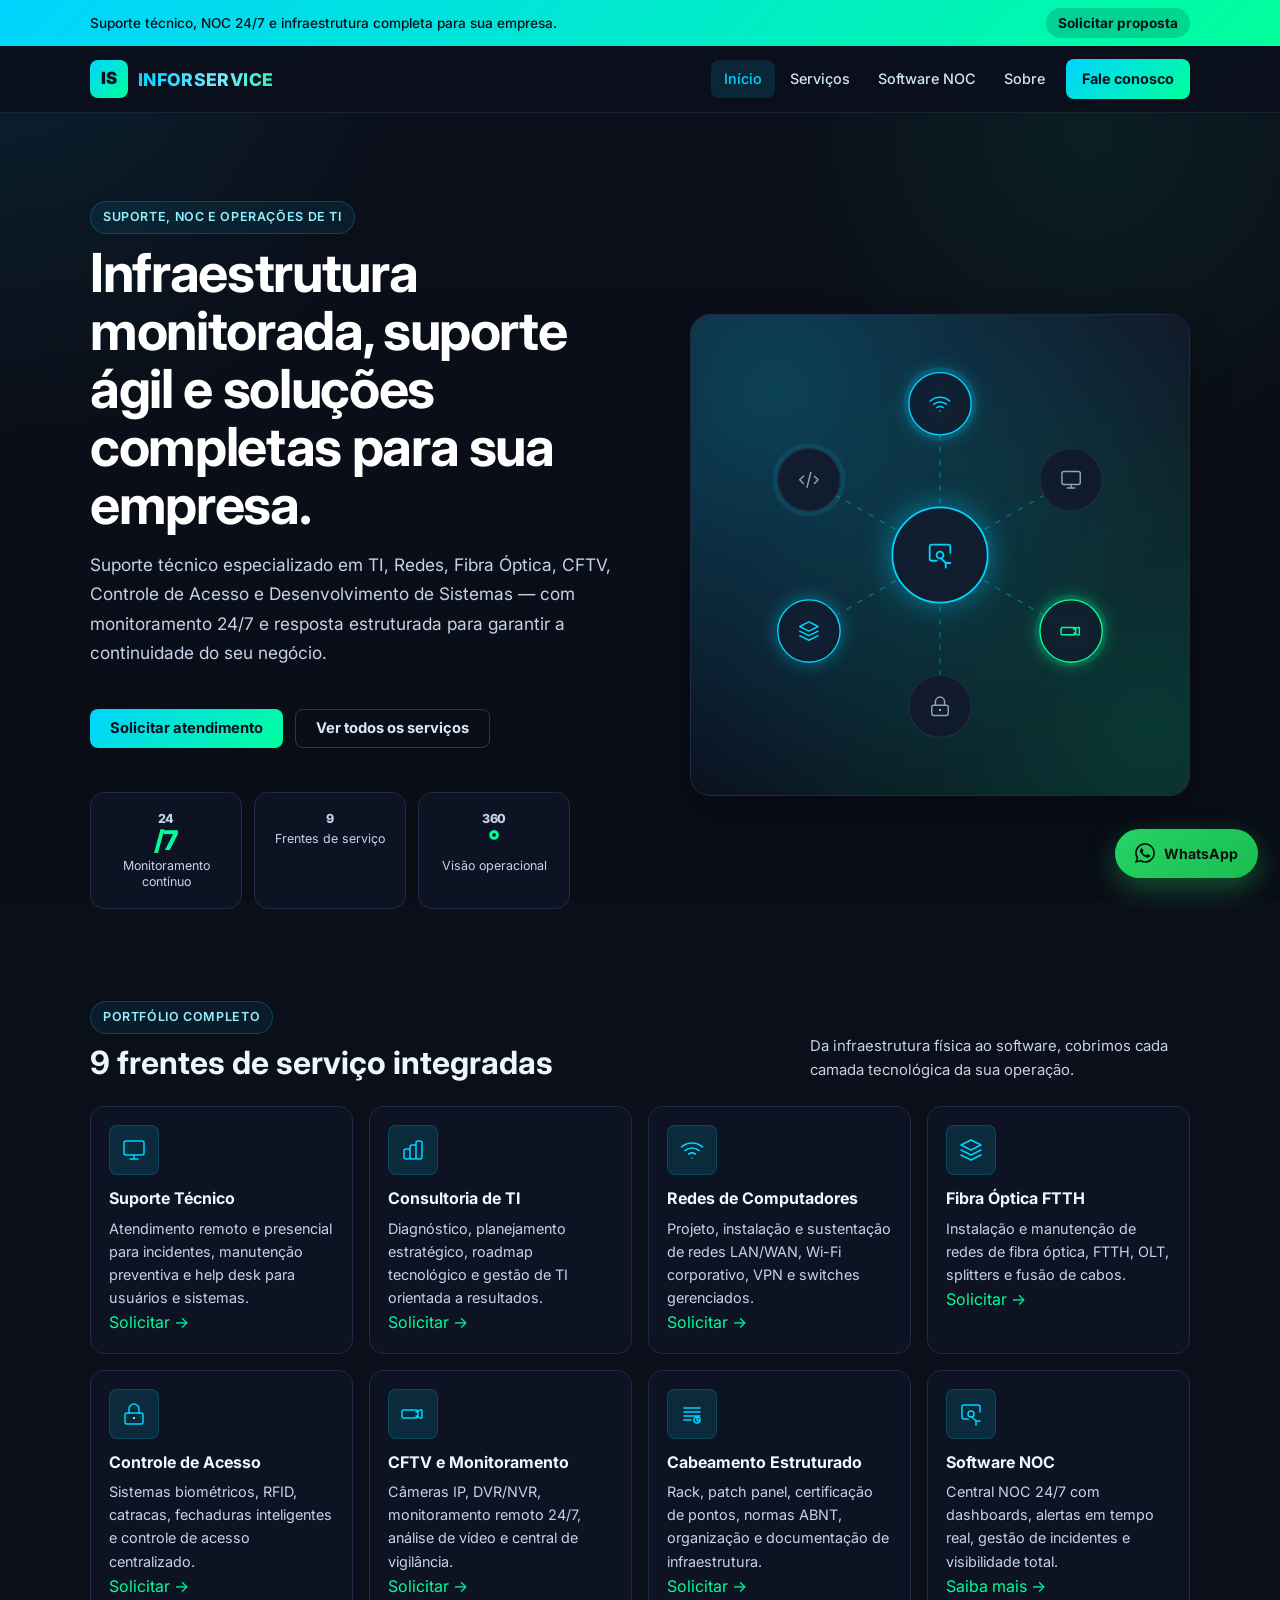
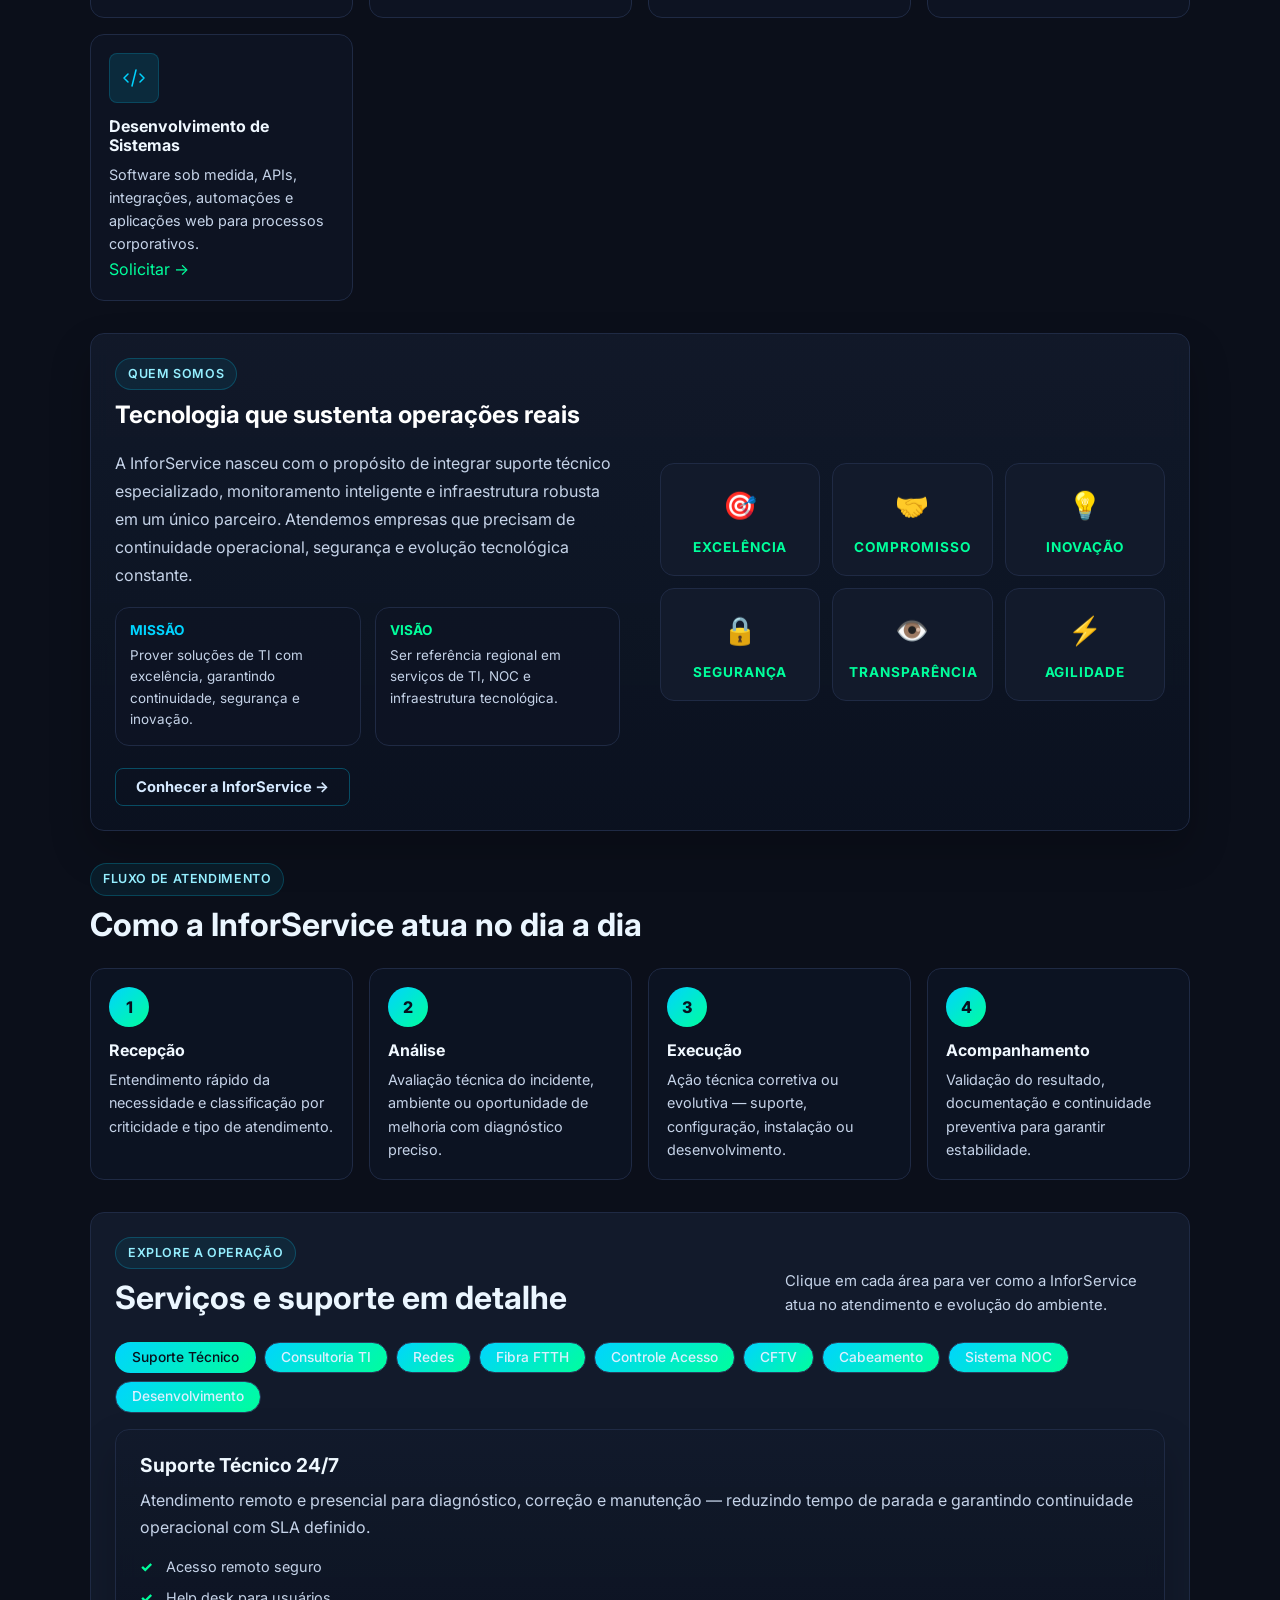
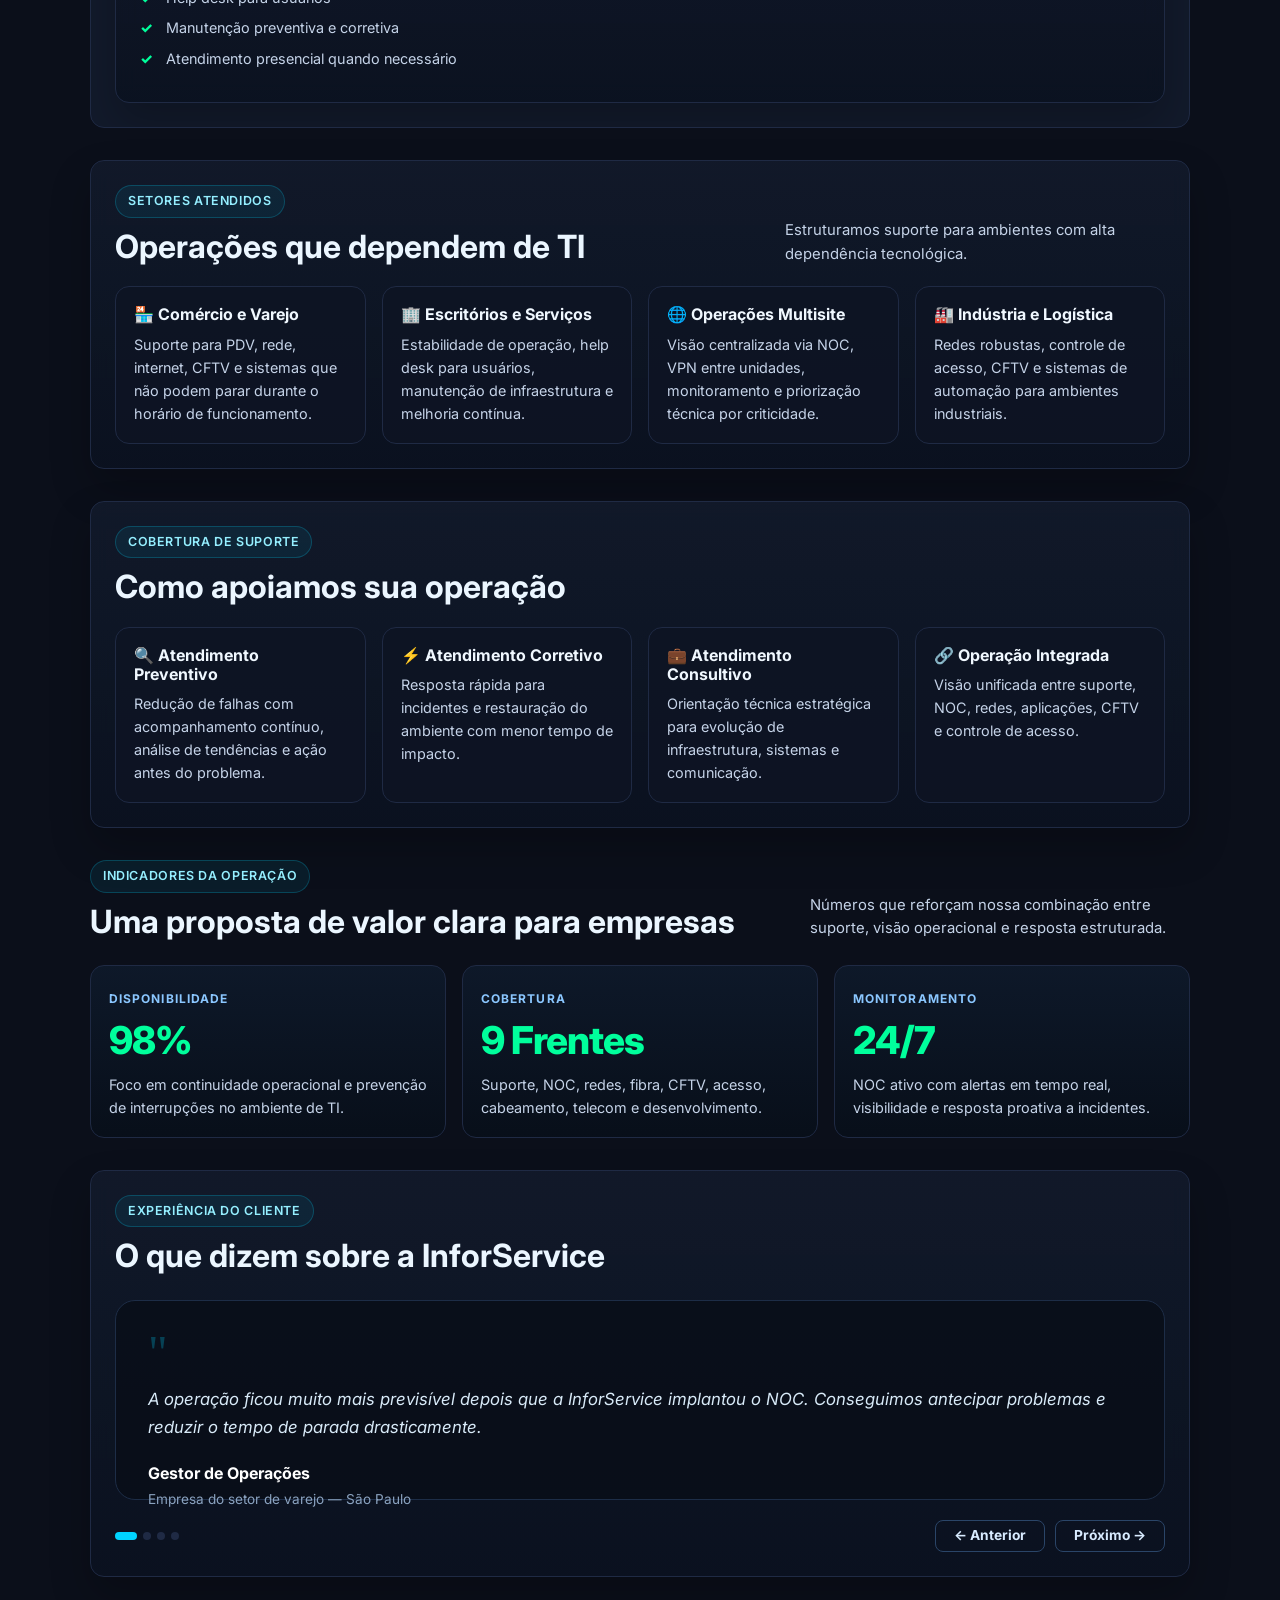
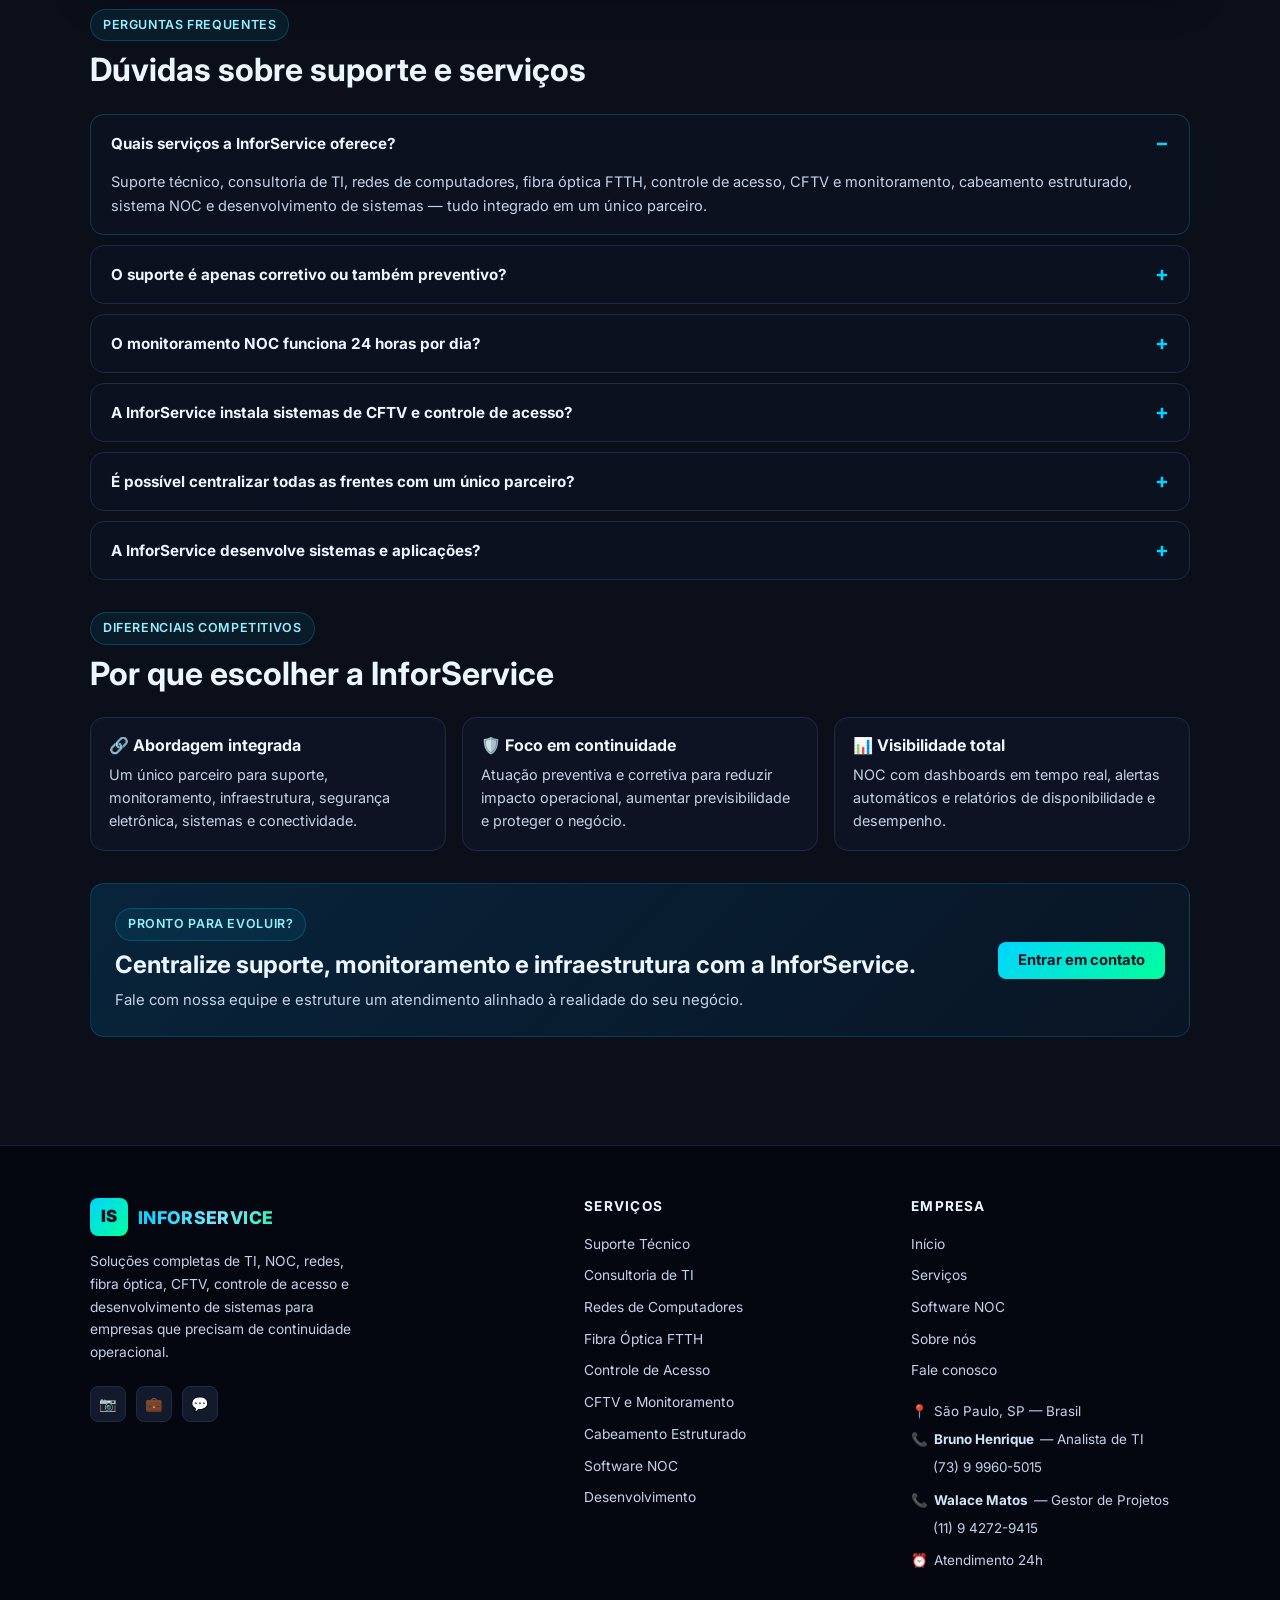
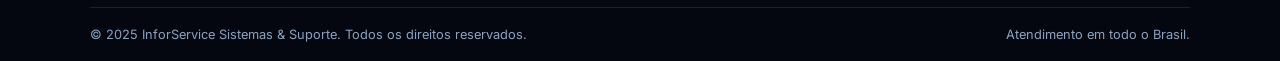
<file: Site InforService/index.html>
<!DOCTYPE html>
<html lang="pt-BR">
<head>
    <meta charset="UTF-8">
    <meta name="viewport" content="width=device-width, initial-scale=1.0">
    <meta name="description" content="InforService — Suporte técnico, NOC, redes, fibra óptica FTTH, CFTV, controle de acesso, cabeamento estruturado e desenvolvimento de sistemas para empresas.">
    <meta name="robots" content="index,follow">
    <link rel="canonical" href="https://inforservicesistemas.site/">

    <meta property="og:type"        content="website">
    <meta property="og:locale"      content="pt_BR">
    <meta property="og:site_name"   content="InforService">
    <meta property="og:title"       content="InforService | Suporte técnico, NOC e infraestrutura para empresas">
    <meta property="og:description" content="Centralize suporte, monitoramento e infraestrutura com atendimento ágil e visão operacional integrada.">
    <meta property="og:url"         content="https://inforservicesistemas.site/">

    <meta name="twitter:card"        content="summary_large_image">
    <meta name="twitter:title"       content="InforService | Suporte técnico e NOC para empresas">
    <meta name="twitter:description" content="Suporte, NOC, redes, fibra óptica, CFTV, controle de acesso e desenvolvimento de sistemas.">

    <title>InforService | Suporte Técnico, NOC e Infraestrutura de TI</title>
    <link rel="icon" type="image/svg+xml" href="assets/img/favicon.svg">
    <link rel="preconnect" href="https://fonts.googleapis.com">
    <link rel="preconnect" href="https://fonts.gstatic.com" crossorigin>
    <link href="https://fonts.googleapis.com/css2?family=Inter:wght@400;500;600;700;800&display=swap" rel="stylesheet">
    <link rel="stylesheet" href="assets/css/style.css">

    <script type="application/ld+json">
    {
        "@context": "https://schema.org",
        "@type": "ProfessionalService",
        "name": "InforService Sistemas & Suporte",
        "url": "https://inforservicesistemas.site",
        "telephone": "+55-73-99960-5015",
        "email": "contato@inforservicesistemas.site",
        "address": { "@type": "PostalAddress", "addressLocality": "São Paulo", "addressRegion": "SP", "addressCountry": "BR" },
        "areaServed": "Brasil",
        "serviceType": ["Suporte de TI","Monitoramento NOC","Redes","Fibra Óptica FTTH","CFTV","Controle de Acesso","Cabeamento Estruturado","Desenvolvimento de Sistemas"]
    }
    </script>
</head>
<body>

<div class="topbar">
    <div class="container topbar-content">
        <span>Suporte técnico, NOC 24/7 e infraestrutura completa para sua empresa.</span>
        <a href="contact.html">Solicitar proposta</a>
    </div>
</div>

<header class="site-header">
    <div class="container">
        <a class="brand" href="index.html" aria-label="InforService — página inicial">
            <div class="brand-icon" aria-hidden="true">IS</div>
            <span class="brand-title">InforService</span>
        </a>
        <button class="nav-toggle" aria-label="Abrir menu de navegação" aria-expanded="false" aria-controls="main-nav">
            <span></span><span></span><span></span>
        </button>
        <nav id="main-nav" class="nav" aria-label="Navegação principal">
            <a href="index.html">Início</a>
            <a href="services.html">Serviços</a>
            <a href="noc.html">Software NOC</a>
            <a href="about.html">Sobre</a>
            <a href="contact.html" class="nav-cta">Fale conosco</a>
        </nav>
    </div>
</header>

<main class="container content" role="main">

    <!-- HERO -->
    <section class="hero reveal-on-scroll">
        <div class="hero-copy">
            <span class="eyebrow">Suporte, NOC e Operações de TI</span>
            <h1>Infraestrutura monitorada, suporte ágil e soluções completas para sua empresa.</h1>
            <p>Suporte técnico especializado em TI, Redes, Fibra Óptica, CFTV, Controle de Acesso e Desenvolvimento de Sistemas — com monitoramento 24/7 e resposta estruturada para garantir a continuidade do seu negócio.</p>
            <div class="hero-actions">
                <a class="button" href="contact.html">Solicitar atendimento</a>
                <a class="button button-secondary" href="services.html">Ver todos os serviços</a>
            </div>
            <div class="hero-stats">
                <div class="stat-card">
                    <strong><span class="counter" data-target="24">0</span>/7</strong>
                    <span>Monitoramento contínuo</span>
                </div>
                <div class="stat-card">
                    <strong><span class="counter" data-target="9">0</span></strong>
                    <span>Frentes de serviço</span>
                </div>
                <div class="stat-card">
                    <strong><span class="counter" data-target="360">0</span>°</strong>
                    <span>Visão operacional</span>
                </div>
            </div>
        </div>

        <div class="hero-media card glass-card" aria-hidden="true">
            <svg class="hero-network" viewBox="0 0 480 480" xmlns="http://www.w3.org/2000/svg">
                <!-- conexões -->
                <path class="hn-line" d="M240 240L240 75"/>
                <path class="hn-line" d="M240 240L383 158"/>
                <path class="hn-line" d="M240 240L383 323"/>
                <path class="hn-line" d="M240 240L240 405"/>
                <path class="hn-line" d="M240 240L97 323"/>
                <path class="hn-line" d="M240 240L97 158"/>

                <!-- pulsos -->
                <circle class="hn-pulse" cx="240" cy="75" r="40" fill="rgba(0,212,255,0.10)"/>
                <circle class="hn-pulse" cx="383" cy="323" r="40" fill="rgba(0,255,156,0.10)" style="animation-delay:0.6s"/>
                <circle class="hn-pulse" cx="97" cy="158" r="40" fill="rgba(0,212,255,0.10)" style="animation-delay:1.2s"/>

                <!-- nós -->
                <circle class="hn-node cyan" cx="240" cy="75" r="34"/>
                <circle class="hn-node" cx="383" cy="158" r="34"/>
                <circle class="hn-node green" cx="383" cy="323" r="34"/>
                <circle class="hn-node" cx="240" cy="405" r="34"/>
                <circle class="hn-node cyan" cx="97" cy="323" r="34"/>
                <circle class="hn-node" cx="97" cy="158" r="34"/>

                <!-- hub central: Software NOC -->
                <circle class="hn-hub" cx="240" cy="240" r="52"/>
                <g class="hn-icon cyan" transform="translate(225,225) scale(1.25)">
                    <path d="M9 17H5a2 2 0 01-2-2V5a2 2 0 012-2h14a2 2 0 012 2v5m-4 9h4m-4 0v4m0-4l-4-4"/>
                    <circle cx="12" cy="12" r="3"/>
                </g>

                <!-- topo: Redes -->
                <g class="hn-icon cyan" transform="translate(228,63)">
                    <path d="M5 12.55a11 11 0 0114.08 0M1.42 9a16 16 0 0121.16 0M8.53 16.11a6 6 0 016.95 0M12 20h.01"/>
                </g>

                <!-- direita superior: Suporte -->
                <g class="hn-icon muted" transform="translate(371,146)">
                    <rect x="2" y="3" width="20" height="14" rx="2"/><path d="M8 21h8M12 17v4"/>
                </g>

                <!-- direita inferior: CFTV -->
                <g class="hn-icon green" transform="translate(371,311)">
                    <path d="M15 10l4.553-2.069A1 1 0 0121 8.82v6.362a1 1 0 01-1.447.894L15 14M3 8h12a2 2 0 012 2v4a2 2 0 01-2 2H3a2 2 0 01-2-2v-4a2 2 0 012-2z"/>
                </g>

                <!-- inferior: Controle de Acesso -->
                <g class="hn-icon muted" transform="translate(228,393)">
                    <rect x="3" y="11" width="18" height="11" rx="2"/><path d="M7 11V7a5 5 0 0110 0v4"/><circle cx="12" cy="16" r="1" fill="currentColor" stroke="none"/>
                </g>

                <!-- esquerda inferior: Fibra Óptica -->
                <g class="hn-icon cyan" transform="translate(85,311)">
                    <path d="M12 2L2 7l10 5 10-5-10-5z"/><path d="M2 17l10 5 10-5M2 12l10 5 10-5"/>
                </g>

                <!-- esquerda superior: Desenvolvimento -->
                <g class="hn-icon muted" transform="translate(85,146)">
                    <path d="M10 20l4-16m4 4l4 4-4 4M6 16l-4-4 4-4"/>
                </g>
            </svg>
        </div>
    </section>

    <!-- TODOS OS SERVIÇOS -->
    <section class="section-block reveal-on-scroll">
        <div class="section-header">
            <div>
                <span class="eyebrow">Portfólio completo</span>
                <h2>9 frentes de serviço integradas</h2>
            </div>
            <p>Da infraestrutura física ao software, cobrimos cada camada tecnológica da sua operação.</p>
        </div>
        <div class="grid-cards">

            <article class="service-card">
                <div class="service-card-icon">
                    <svg viewBox="0 0 24 24" aria-hidden="true"><rect x="2" y="3" width="20" height="14" rx="2"/><path d="M8 21h8M12 17v4"/></svg>
                </div>
                <div>
                    <h4>Suporte Técnico</h4>
                    <p>Atendimento remoto e presencial para incidentes, manutenção preventiva e help desk para usuários e sistemas.</p>
                    <a href="contact.html?service=Suporte%20T%C3%A9cnico">Solicitar →</a>
                </div>
            </article>

            <article class="service-card">
                <div class="service-card-icon">
                    <svg viewBox="0 0 24 24" aria-hidden="true"><path d="M9 19v-6a2 2 0 00-2-2H5a2 2 0 00-2 2v6a2 2 0 002 2h2a2 2 0 002-2zm0 0V9a2 2 0 012-2h2a2 2 0 012 2v10m-6 0a2 2 0 002 2h2a2 2 0 002-2m0 0V5a2 2 0 012-2h2a2 2 0 012 2v14a2 2 0 01-2 2h-2a2 2 0 01-2-2z"/></svg>
                </div>
                <div>
                    <h4>Consultoria de TI</h4>
                    <p>Diagnóstico, planejamento estratégico, roadmap tecnológico e gestão de TI orientada a resultados.</p>
                    <a href="contact.html?service=Consultoria%20de%20TI">Solicitar →</a>
                </div>
            </article>

            <article class="service-card">
                <div class="service-card-icon">
                    <svg viewBox="0 0 24 24" aria-hidden="true"><path d="M5 12.55a11 11 0 0114.08 0M1.42 9a16 16 0 0121.16 0M8.53 16.11a6 6 0 016.95 0M12 20h.01"/></svg>
                </div>
                <div>
                    <h4>Redes de Computadores</h4>
                    <p>Projeto, instalação e sustentação de redes LAN/WAN, Wi-Fi corporativo, VPN e switches gerenciados.</p>
                    <a href="contact.html?service=Redes%20de%20Computadores">Solicitar →</a>
                </div>
            </article>

            <article class="service-card">
                <div class="service-card-icon">
                    <svg viewBox="0 0 24 24" aria-hidden="true"><path d="M12 2L2 7l10 5 10-5-10-5z"/><path d="M2 17l10 5 10-5M2 12l10 5 10-5"/></svg>
                </div>
                <div>
                    <h4>Fibra Óptica FTTH</h4>
                    <p>Instalação e manutenção de redes de fibra óptica, FTTH, OLT, splitters e fusão de cabos.</p>
                    <a href="contact.html?service=Fibra%20%C3%93ptica%20FTTH">Solicitar →</a>
                </div>
            </article>

            <article class="service-card">
                <div class="service-card-icon">
                    <svg viewBox="0 0 24 24" aria-hidden="true"><rect x="3" y="11" width="18" height="11" rx="2"/><path d="M7 11V7a5 5 0 0110 0v4"/><circle cx="12" cy="16" r="1" fill="currentColor" stroke="none"/></svg>
                </div>
                <div>
                    <h4>Controle de Acesso</h4>
                    <p>Sistemas biométricos, RFID, catracas, fechaduras inteligentes e controle de acesso centralizado.</p>
                    <a href="contact.html?service=Controle%20de%20Acesso">Solicitar →</a>
                </div>
            </article>

            <article class="service-card">
                <div class="service-card-icon">
                    <svg viewBox="0 0 24 24" aria-hidden="true"><path d="M15 10l4.553-2.069A1 1 0 0121 8.82v6.362a1 1 0 01-1.447.894L15 14M3 8h12a2 2 0 012 2v4a2 2 0 01-2 2H3a2 2 0 01-2-2v-4a2 2 0 012-2z"/></svg>
                </div>
                <div>
                    <h4>CFTV e Monitoramento</h4>
                    <p>Câmeras IP, DVR/NVR, monitoramento remoto 24/7, análise de vídeo e central de vigilância.</p>
                    <a href="contact.html?service=CFTV%20e%20Monitoramento">Solicitar →</a>
                </div>
            </article>

            <article class="service-card">
                <div class="service-card-icon">
                    <svg viewBox="0 0 24 24" aria-hidden="true"><path d="M4 6h16M4 10h16M4 14h16M4 18h7"/><circle cx="17" cy="18" r="3"/><path d="M17 15v3l2 1"/></svg>
                </div>
                <div>
                    <h4>Cabeamento Estruturado</h4>
                    <p>Rack, patch panel, certificação de pontos, normas ABNT, organização e documentação de infraestrutura.</p>
                    <a href="contact.html?service=Cabeamento%20Estruturado">Solicitar →</a>
                </div>
            </article>

            <article class="service-card">
                <div class="service-card-icon">
                    <svg viewBox="0 0 24 24" aria-hidden="true"><path d="M9 17H5a2 2 0 01-2-2V5a2 2 0 012-2h14a2 2 0 012 2v5m-4 9h4m-4 0v4m0-4l-4-4"/><circle cx="12" cy="12" r="3"/></svg>
                </div>
                <div>
                    <h4>Software NOC</h4>
                    <p>Central NOC 24/7 com dashboards, alertas em tempo real, gestão de incidentes e visibilidade total.</p>
                    <a href="noc.html">Saiba mais →</a>
                </div>
            </article>

            <article class="service-card">
                <div class="service-card-icon">
                    <svg viewBox="0 0 24 24" aria-hidden="true"><path d="M10 20l4-16m4 4l4 4-4 4M6 16l-4-4 4-4"/></svg>
                </div>
                <div>
                    <h4>Desenvolvimento de Sistemas</h4>
                    <p>Software sob medida, APIs, integrações, automações e aplicações web para processos corporativos.</p>
                    <a href="contact.html?service=Desenvolvimento%20de%20Sistemas">Solicitar →</a>
                </div>
            </article>

        </div>
    </section>

    <!-- SOBRE / MISSÃO PREVIEW -->
    <section class="section-block card glass-card reveal-on-scroll">
        <div class="grid-2" style="gap:40px">
            <div>
                <span class="eyebrow">Quem somos</span>
                <h2>Tecnologia que sustenta operações reais</h2>
                <p style="color:var(--clr-text-muted);line-height:1.75;margin-bottom:18px">A InforService nasceu com o propósito de integrar suporte técnico especializado, monitoramento inteligente e infraestrutura robusta em um único parceiro. Atendemos empresas que precisam de continuidade operacional, segurança e evolução tecnológica constante.</p>
                <div style="display:grid;grid-template-columns:1fr 1fr;gap:14px;margin-bottom:22px">
                    <div class="info-card" style="padding:14px">
                        <h4 style="color:var(--clr-cyan);font-size:0.85rem;margin-bottom:6px">MISSÃO</h4>
                        <p style="font-size:0.84rem">Prover soluções de TI com excelência, garantindo continuidade, segurança e inovação.</p>
                    </div>
                    <div class="info-card" style="padding:14px">
                        <h4 style="color:var(--clr-green);font-size:0.85rem;margin-bottom:6px">VISÃO</h4>
                        <p style="font-size:0.84rem">Ser referência regional em serviços de TI, NOC e infraestrutura tecnológica.</p>
                    </div>
                </div>
                <a class="button button-secondary" href="about.html">Conhecer a InforService →</a>
            </div>
            <div>
                <div class="values-grid" style="gap:12px">
                    <div class="value-item"><span class="value-icon">🎯</span><h4>Excelência</h4></div>
                    <div class="value-item"><span class="value-icon">🤝</span><h4>Compromisso</h4></div>
                    <div class="value-item"><span class="value-icon">💡</span><h4>Inovação</h4></div>
                    <div class="value-item"><span class="value-icon">🔒</span><h4>Segurança</h4></div>
                    <div class="value-item"><span class="value-icon">👁️</span><h4>Transparência</h4></div>
                    <div class="value-item"><span class="value-icon">⚡</span><h4>Agilidade</h4></div>
                </div>
            </div>
        </div>
    </section>

    <!-- COMO TRABALHAMOS -->
    <section class="section-block reveal-on-scroll">
        <div class="section-header">
            <div>
                <span class="eyebrow">Fluxo de atendimento</span>
                <h2>Como a InforService atua no dia a dia</h2>
            </div>
        </div>
        <div class="timeline">
            <div class="timeline-step"><span>1</span><h4>Recepção</h4><p>Entendimento rápido da necessidade e classificação por criticidade e tipo de atendimento.</p></div>
            <div class="timeline-step"><span>2</span><h4>Análise</h4><p>Avaliação técnica do incidente, ambiente ou oportunidade de melhoria com diagnóstico preciso.</p></div>
            <div class="timeline-step"><span>3</span><h4>Execução</h4><p>Ação técnica corretiva ou evolutiva — suporte, configuração, instalação ou desenvolvimento.</p></div>
            <div class="timeline-step"><span>4</span><h4>Acompanhamento</h4><p>Validação do resultado, documentação e continuidade preventiva para garantir estabilidade.</p></div>
        </div>
    </section>

    <!-- EXPLORER DE SERVIÇOS -->
    <section class="section-block card feature-explorer reveal-on-scroll">
        <div class="section-header">
            <div>
                <span class="eyebrow">Explore a operação</span>
                <h2>Serviços e suporte em detalhe</h2>
            </div>
            <p>Clique em cada área para ver como a InforService atua no atendimento e evolução do ambiente.</p>
        </div>

        <div class="service-tabs" role="tablist" aria-label="Áreas de atuação">
            <button id="tab-1" role="tab" aria-selected="true"  aria-controls="service-panel" tabindex="0"  class="service-tab active" data-title="Suporte Técnico 24/7" data-description="Atendimento remoto e presencial para diagnóstico, correção e manutenção — reduzindo tempo de parada e garantindo continuidade operacional com SLA definido." data-points="Acesso remoto seguro|Help desk para usuários|Manutenção preventiva e corretiva|Atendimento presencial quando necessário">Suporte Técnico</button>
            <button id="tab-2" role="tab" aria-selected="false" aria-controls="service-panel" tabindex="-1" class="service-tab" data-title="Consultoria de TI estratégica" data-description="Diagnóstico completo do ambiente, planejamento de roadmap tecnológico e gestão de TI orientada à redução de custos e aumento de eficiência." data-points="Diagnóstico técnico|Planejamento de infraestrutura|Gestão de fornecedores|Roadmap de evolução">Consultoria TI</button>
            <button id="tab-3" role="tab" aria-selected="false" aria-controls="service-panel" tabindex="-1" class="service-tab" data-title="Redes corporativas estáveis" data-description="Projeto, instalação e sustentação de redes LAN, WAN e Wi-Fi para garantir comunicação, segmentação e desempenho em ambientes corporativos." data-points="Switch e roteador gerenciados|Wi-Fi corporativo|VPN e segurança de rede|Diagnóstico e otimização">Redes</button>
            <button id="tab-4" role="tab" aria-selected="false" aria-controls="service-panel" tabindex="-1" class="service-tab" data-title="Fibra Óptica FTTH" data-description="Instalação e manutenção de redes de fibra óptica para provedores e empresas — com fusão, certificação e suporte técnico especializado." data-points="Instalação e fusão de fibra|OLT e splitters|FTTH para provedores|Manutenção e certificação">Fibra FTTH</button>
            <button id="tab-5" role="tab" aria-selected="false" aria-controls="service-panel" tabindex="-1" class="service-tab" data-title="Controle de Acesso inteligente" data-description="Sistemas completos de controle de acesso físico com biometria, cartão RFID, catracas e integração com CFTV e software de gestão." data-points="Leitores biométricos e RFID|Catracas e fechaduras|Software de gestão|Integração com CFTV">Controle Acesso</button>
            <button id="tab-6" role="tab" aria-selected="false" aria-controls="service-panel" tabindex="-1" class="service-tab" data-title="CFTV e Monitoramento 24/7" data-description="Câmeras IP de alta resolução, gravação inteligente, monitoramento remoto e análise de vídeo para segurança corporativa e industrial." data-points="Câmeras IP e analógicas|DVR/NVR com nuvem|Monitoramento remoto|Análise e reconhecimento">CFTV</button>
            <button id="tab-7" role="tab" aria-selected="false" aria-controls="service-panel" tabindex="-1" class="service-tab" data-title="Cabeamento estruturado certificado" data-description="Infraestrutura física organizada e certificada conforme normas ABNT para suportar crescimento, padronização e rastreabilidade." data-points="Rack e patch panel|Certificação Cat5e/Cat6/Cat6A|Documentação de pontos|Organização e identificação">Cabeamento</button>
            <button id="tab-8" role="tab" aria-selected="false" aria-controls="service-panel" tabindex="-1" class="service-tab" data-title="NOC — visibilidade centralizada" data-description="Central de operações de rede com monitoramento proativo, alertas inteligentes e gestão de incidentes para máxima disponibilidade." data-points="Dashboard operacional|Alertas em tempo real|Ação proativa|Relatórios de disponibilidade">Sistema NOC</button>
            <button id="tab-9" role="tab" aria-selected="false" aria-controls="service-panel" tabindex="-1" class="service-tab" data-title="Desenvolvimento de Sistemas" data-description="Software sob medida, APIs, portais web e automações que conectam processos, eliminam retrabalho e apoiam o crescimento do negócio." data-points="Sistemas personalizados|Integrações e APIs|Automação de processos|Aplicações web">Desenvolvimento</button>
        </div>

        <div id="service-panel" role="tabpanel" aria-live="polite" aria-labelledby="tab-1" class="explorer-content card glass-card">
            <h4 id="explorer-title">Suporte Técnico 24/7</h4>
            <p id="explorer-description">Atendimento remoto e presencial para diagnóstico, correção e manutenção — reduzindo tempo de parada e garantindo continuidade operacional com SLA definido.</p>
            <ul id="explorer-points" class="check-list">
                <li>Acesso remoto seguro</li>
                <li>Help desk para usuários</li>
                <li>Manutenção preventiva e corretiva</li>
                <li>Atendimento presencial quando necessário</li>
            </ul>
        </div>
    </section>

    <!-- SETORES ATENDIDOS -->
    <section class="section-block card glass-card reveal-on-scroll">
        <div class="section-header compact">
            <div>
                <span class="eyebrow">Setores atendidos</span>
                <h2>Operações que dependem de TI</h2>
            </div>
            <p>Estruturamos suporte para ambientes com alta dependência tecnológica.</p>
        </div>
        <div class="grid-cards">
            <article class="info-card"><h4>🏪 Comércio e Varejo</h4><p>Suporte para PDV, rede, internet, CFTV e sistemas que não podem parar durante o horário de funcionamento.</p></article>
            <article class="info-card"><h4>🏢 Escritórios e Serviços</h4><p>Estabilidade de operação, help desk para usuários, manutenção de infraestrutura e melhoria contínua.</p></article>
            <article class="info-card"><h4>🌐 Operações Multisite</h4><p>Visão centralizada via NOC, VPN entre unidades, monitoramento e priorização técnica por criticidade.</p></article>
            <article class="info-card"><h4>🏭 Indústria e Logística</h4><p>Redes robustas, controle de acesso, CFTV e sistemas de automação para ambientes industriais.</p></article>
        </div>
    </section>

    <!-- COBERTURA DE SUPORTE -->
    <section class="section-block support-band card glass-card reveal-on-scroll">
        <div class="section-header compact">
            <div>
                <span class="eyebrow">Cobertura de suporte</span>
                <h2>Como apoiamos sua operação</h2>
            </div>
        </div>
        <div class="support-grid">
            <div class="support-item"><h4>🔍 Atendimento Preventivo</h4><p>Redução de falhas com acompanhamento contínuo, análise de tendências e ação antes do problema.</p></div>
            <div class="support-item"><h4>⚡ Atendimento Corretivo</h4><p>Resposta rápida para incidentes e restauração do ambiente com menor tempo de impacto.</p></div>
            <div class="support-item"><h4>💼 Atendimento Consultivo</h4><p>Orientação técnica estratégica para evolução de infraestrutura, sistemas e comunicação.</p></div>
            <div class="support-item"><h4>🔗 Operação Integrada</h4><p>Visão unificada entre suporte, NOC, redes, aplicações, CFTV e controle de acesso.</p></div>
        </div>
    </section>

    <!-- MÉTRICAS -->
    <section class="section-block premium-metrics reveal-on-scroll">
        <div class="section-header">
            <div>
                <span class="eyebrow">Indicadores da operação</span>
                <h2>Uma proposta de valor clara para empresas</h2>
            </div>
            <p>Números que reforçam nossa combinação entre suporte, visão operacional e resposta estruturada.</p>
        </div>
        <div class="grid-cards metrics-grid">
            <article class="info-card accent-card"><span class="mini-label">Disponibilidade</span><h4><span class="counter" data-target="98">0</span>%</h4><p>Foco em continuidade operacional e prevenção de interrupções no ambiente de TI.</p></article>
            <article class="info-card accent-card"><span class="mini-label">Cobertura</span><h4><span class="counter" data-target="9">0</span> Frentes</h4><p>Suporte, NOC, redes, fibra, CFTV, acesso, cabeamento, telecom e desenvolvimento.</p></article>
            <article class="info-card accent-card"><span class="mini-label">Monitoramento</span><h4>24/<span class="counter" data-target="7">0</span></h4><p>NOC ativo com alertas em tempo real, visibilidade e resposta proativa a incidentes.</p></article>
        </div>
    </section>

    <!-- DEPOIMENTOS -->
    <section class="section-block testimonials-wrap card glass-card reveal-on-scroll">
        <div class="section-header">
            <div>
                <span class="eyebrow">Experiência do cliente</span>
                <h2>O que dizem sobre a InforService</h2>
            </div>
        </div>
        <div class="testimonial-stage" aria-live="polite">
            <article class="testimonial-card active" data-testimonial aria-hidden="false">
                <div class="testimonial-quote" aria-hidden="true">"</div>
                <p>A operação ficou muito mais previsível depois que a InforService implantou o NOC. Conseguimos antecipar problemas e reduzir o tempo de parada drasticamente.</p>
                <strong>Gestor de Operações</strong>
                <span>Empresa do setor de varejo — São Paulo</span>
            </article>
            <article class="testimonial-card" data-testimonial aria-hidden="true">
                <div class="testimonial-quote" aria-hidden="true">"</div>
                <p>O suporte ganhou velocidade e organização. Os chamados são resolvidos com clareza e o acompanhamento é próximo. Equipe técnica muito competente.</p>
                <strong>Coordenadora Administrativa</strong>
                <span>Escritório de advocacia — Interior de São Paulo</span>
            </article>
            <article class="testimonial-card" data-testimonial aria-hidden="true">
                <div class="testimonial-quote" aria-hidden="true">"</div>
                <p>A instalação do sistema de CFTV e controle de acesso foi feita com profissionalismo. Hoje temos visibilidade total de quem entra e sai das nossas unidades.</p>
                <strong>Diretor de Segurança</strong>
                <span>Rede de lojas — Grande São Paulo</span>
            </article>
            <article class="testimonial-card" data-testimonial aria-hidden="true">
                <div class="testimonial-quote" aria-hidden="true">"</div>
                <p>O sistema desenvolvido pela InforService integrou todos os nossos setores. Automatizamos processos que antes eram manuais e economizamos horas toda semana.</p>
                <strong>Gerente de TI</strong>
                <span>Indústria — Região Metropolitana de SP</span>
            </article>
        </div>
        <div class="testimonial-controls">
            <div class="testimonial-dots" aria-label="Indicadores de depoimento">
                <button class="t-dot active" data-dot="0" aria-label="Depoimento 1"></button>
                <button class="t-dot" data-dot="1" aria-label="Depoimento 2"></button>
                <button class="t-dot" data-dot="2" aria-label="Depoimento 3"></button>
                <button class="t-dot" data-dot="3" aria-label="Depoimento 4"></button>
            </div>
            <button type="button" class="testimonial-nav" data-testimonial-prev>← Anterior</button>
            <button type="button" class="testimonial-nav" data-testimonial-next>Próximo →</button>
        </div>
    </section>

    <!-- FAQ -->
    <section class="section-block faq-wrap reveal-on-scroll">
        <div class="section-header">
            <div>
                <span class="eyebrow">Perguntas frequentes</span>
                <h2>Dúvidas sobre suporte e serviços</h2>
            </div>
        </div>
        <div class="faq-list">
            <details class="faq-item" open>
                <summary>Quais serviços a InforService oferece?</summary>
                <p>Suporte técnico, consultoria de TI, redes de computadores, fibra óptica FTTH, controle de acesso, CFTV e monitoramento, cabeamento estruturado, sistema NOC e desenvolvimento de sistemas — tudo integrado em um único parceiro.</p>
            </details>
            <details class="faq-item">
                <summary>O suporte é apenas corretivo ou também preventivo?</summary>
                <p>Atuamos com suporte corretivo, preventivo e consultivo. O foco é reduzir riscos através de monitoramento contínuo e manutenção planejada, evitando que os problemas aconteçam antes de impactar a operação.</p>
            </details>
            <details class="faq-item">
                <summary>O monitoramento NOC funciona 24 horas por dia?</summary>
                <p>Sim. O sistema NOC opera 24/7 com alertas automáticos, dashboards em tempo real e escalonamento rápido de incidentes. Nossa equipe recebe e trata os alertas para garantir máxima disponibilidade. <a href="noc.html">Conheça o Software NOC →</a></p>
            </details>
            <details class="faq-item">
                <summary>A InforService instala sistemas de CFTV e controle de acesso?</summary>
                <p>Sim. Realizamos projetos completos de segurança eletrônica: câmeras IP, DVR/NVR, monitoramento remoto, catracas, leitores biométricos e RFID — com integração e configuração completas.</p>
            </details>
            <details class="faq-item">
                <summary>É possível centralizar todas as frentes com um único parceiro?</summary>
                <p>Esta é exatamente a proposta da InforService: integrar suporte técnico, infraestrutura, conectividade, segurança eletrônica e desenvolvimento de sistemas em um único ponto de contato, com visão operacional unificada.</p>
            </details>
            <details class="faq-item">
                <summary>A InforService desenvolve sistemas e aplicações?</summary>
                <p>Sim. Desenvolvemos sistemas sob medida, APIs, integrações e aplicações web para automatizar processos, conectar setores e melhorar a produtividade da sua equipe.</p>
            </details>
        </div>
    </section>

    <!-- DIFERENCIAIS -->
    <section class="section-block competitive-strip reveal-on-scroll">
        <div class="section-header">
            <div>
                <span class="eyebrow">Diferenciais competitivos</span>
                <h2>Por que escolher a InforService</h2>
            </div>
        </div>
        <div class="grid-cards">
            <article class="info-card"><h4>🔗 Abordagem integrada</h4><p>Um único parceiro para suporte, monitoramento, infraestrutura, segurança eletrônica, sistemas e conectividade.</p></article>
            <article class="info-card"><h4>🛡️ Foco em continuidade</h4><p>Atuação preventiva e corretiva para reduzir impacto operacional, aumentar previsibilidade e proteger o negócio.</p></article>
            <article class="info-card"><h4>📊 Visibilidade total</h4><p>NOC com dashboards em tempo real, alertas automáticos e relatórios de disponibilidade e desempenho.</p></article>
        </div>
    </section>

    <!-- CTA BANNER -->
    <section class="section-block cta-banner card reveal-on-scroll">
        <div>
            <span class="eyebrow">Pronto para evoluir?</span>
            <h3>Centralize suporte, monitoramento e infraestrutura com a InforService.</h3>
            <p>Fale com nossa equipe e estruture um atendimento alinhado à realidade do seu negócio.</p>
        </div>
        <a class="button" href="contact.html">Entrar em contato</a>
    </section>

</main>

<footer class="site-footer">
    <div class="container">
        <div class="footer-grid">
            <div class="footer-brand">
                <a class="brand" href="index.html" aria-label="InforService">
                    <div class="brand-icon">IS</div>
                    <span class="brand-title footer-brand-title">InforService</span>
                </a>
                <p>Soluções completas de TI, NOC, redes, fibra óptica, CFTV, controle de acesso e desenvolvimento de sistemas para empresas que precisam de continuidade operacional.</p>
                <div class="footer-social">
                    <a href="https://www.instagram.com/inf.orservicesistemas" target="_blank" rel="noopener noreferrer" aria-label="Instagram da InforService" title="Instagram">📷</a>
                    <a href="#" aria-label="LinkedIn da InforService" title="LinkedIn">💼</a>
                    <a href="https://wa.me/73999605015" aria-label="WhatsApp da InforService" title="WhatsApp" target="_blank" rel="noopener">💬</a>
                </div>
            </div>
            <div class="footer-col">
                <h4>Serviços</h4>
                <div class="footer-links">
                    <a href="services.html#suporte">Suporte Técnico</a>
                    <a href="services.html#consultoria">Consultoria de TI</a>
                    <a href="services.html#redes">Redes de Computadores</a>
                    <a href="services.html#ftth">Fibra Óptica FTTH</a>
                    <a href="services.html#acesso">Controle de Acesso</a>
                    <a href="services.html#cftv">CFTV e Monitoramento</a>
                    <a href="services.html#cabeamento">Cabeamento Estruturado</a>
                    <a href="noc.html">Software NOC</a>
                    <a href="services.html#desenvolvimento">Desenvolvimento</a>
                </div>
            </div>
            <div class="footer-col">
                <h4>Empresa</h4>
                <div class="footer-links">
                    <a href="index.html">Início</a>
                    <a href="services.html">Serviços</a>
                    <a href="noc.html">Software NOC</a>
                    <a href="about.html">Sobre nós</a>
                    <a href="contact.html">Fale conosco</a>
                </div>
                <div class="footer-contact">
                    <p class="footer-contact-line"><span aria-hidden="true">📍</span> São Paulo, SP — Brasil</p>
                    <p class="footer-contact-line"><span aria-hidden="true">📞</span> <strong class="footer-contact-name">Bruno Henrique</strong> — Analista de TI</p>
                    <p class="footer-contact-phone">(73) 9 9960-5015</p>
                    <p class="footer-contact-line"><span aria-hidden="true">📞</span> <strong class="footer-contact-name">Walace Matos</strong> — Gestor de Projetos</p>
                    <p class="footer-contact-phone">(11) 9 4272-9415</p>
                    <p class="footer-contact-line"><span aria-hidden="true">⏰</span> Atendimento 24h</p>
                </div>
            </div>
        </div>
        <div class="footer-bottom">
            <p>© 2025 InforService Sistemas &amp; Suporte. Todos os direitos reservados.</p>
            <p>Atendimento em todo o Brasil.</p>
        </div>
    </div>
</footer>

<a class="whatsapp-float" href="https://wa.me/73999605015?text=Ol%C3%A1%2C%20gostaria%20de%20saber%20mais%20sobre%20os%20servi%C3%A7os%20da%20InforService" target="_blank" rel="noopener noreferrer" aria-label="Falar pelo WhatsApp">
    <svg viewBox="0 0 24 24" aria-hidden="true"><path d="M17.472 14.382c-.297-.149-1.758-.867-2.03-.967-.273-.099-.471-.148-.67.15-.197.297-.767.966-.94 1.164-.173.199-.347.223-.644.075-.297-.15-1.255-.463-2.39-1.475-.883-.788-1.48-1.761-1.653-2.059-.173-.297-.018-.458.13-.606.134-.133.298-.347.446-.52.149-.174.198-.298.298-.497.099-.198.05-.371-.025-.52-.075-.149-.669-1.612-.916-2.207-.242-.579-.487-.5-.669-.51-.173-.008-.371-.01-.57-.01-.198 0-.52.074-.792.372-.272.297-1.04 1.016-1.04 2.479 0 1.462 1.065 2.875 1.213 3.074.149.198 2.096 3.2 5.077 4.487.709.306 1.262.489 1.694.625.712.227 1.36.195 1.871.118.571-.085 1.758-.719 2.006-1.413.248-.694.248-1.289.173-1.413-.074-.124-.272-.198-.57-.347m-5.421 7.403h-.004a9.87 9.87 0 01-5.031-1.378l-.361-.214-3.741.982.998-3.648-.235-.374a9.86 9.86 0 01-1.51-5.26c.001-5.45 4.436-9.884 9.888-9.884 2.64 0 5.122 1.03 6.988 2.898a9.825 9.825 0 012.893 6.994c-.003 5.45-4.437 9.884-9.885 9.884m8.413-18.297A11.815 11.815 0 0012.05 0C5.495 0 .16 5.335.157 11.892c0 2.096.547 4.142 1.588 5.945L.057 24l6.305-1.654a11.882 11.882 0 005.683 1.448h.005c6.554 0 11.89-5.335 11.893-11.893a11.821 11.821 0 00-3.48-8.413z"/></svg>
    WhatsApp
</a>

<script src="assets/js/config.js"></script>
<script src="assets/js/site.js"></script>
<script src="assets/js/home.js"></script>
</body>
</html>
</file>
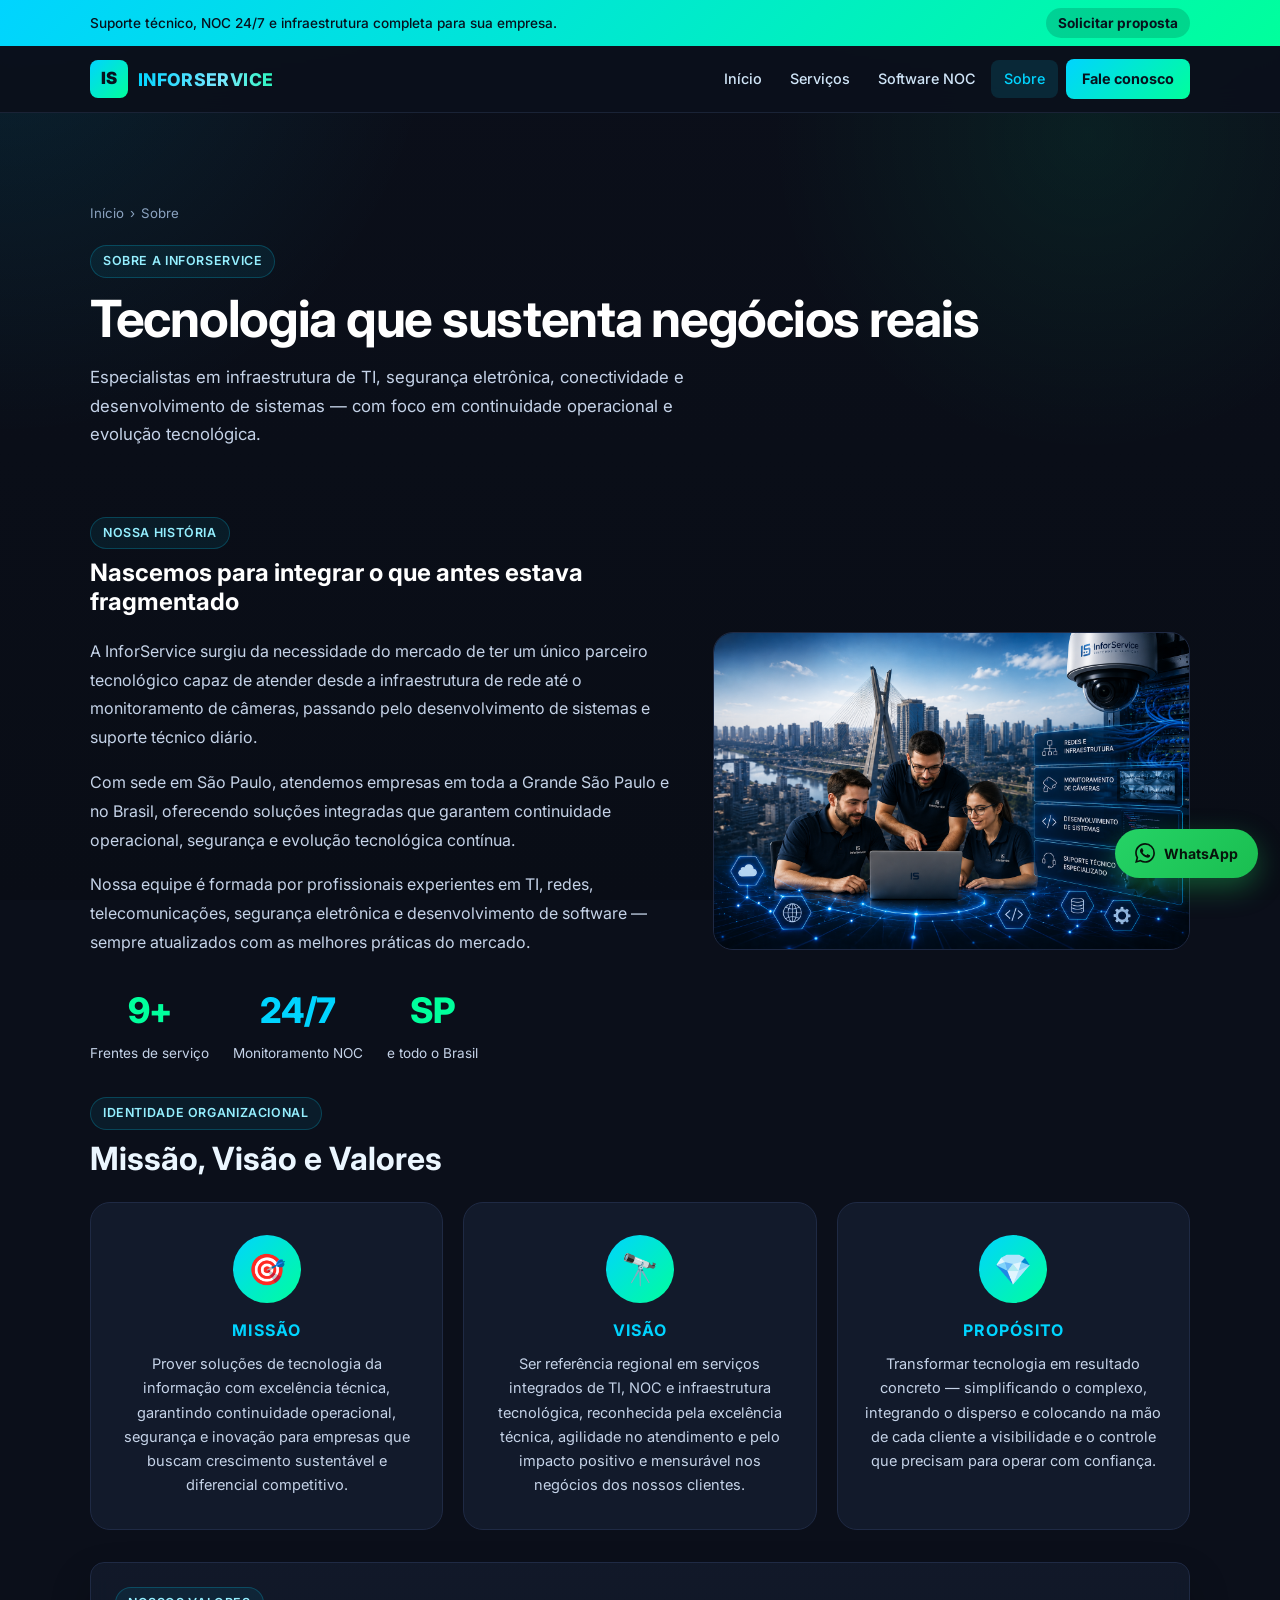
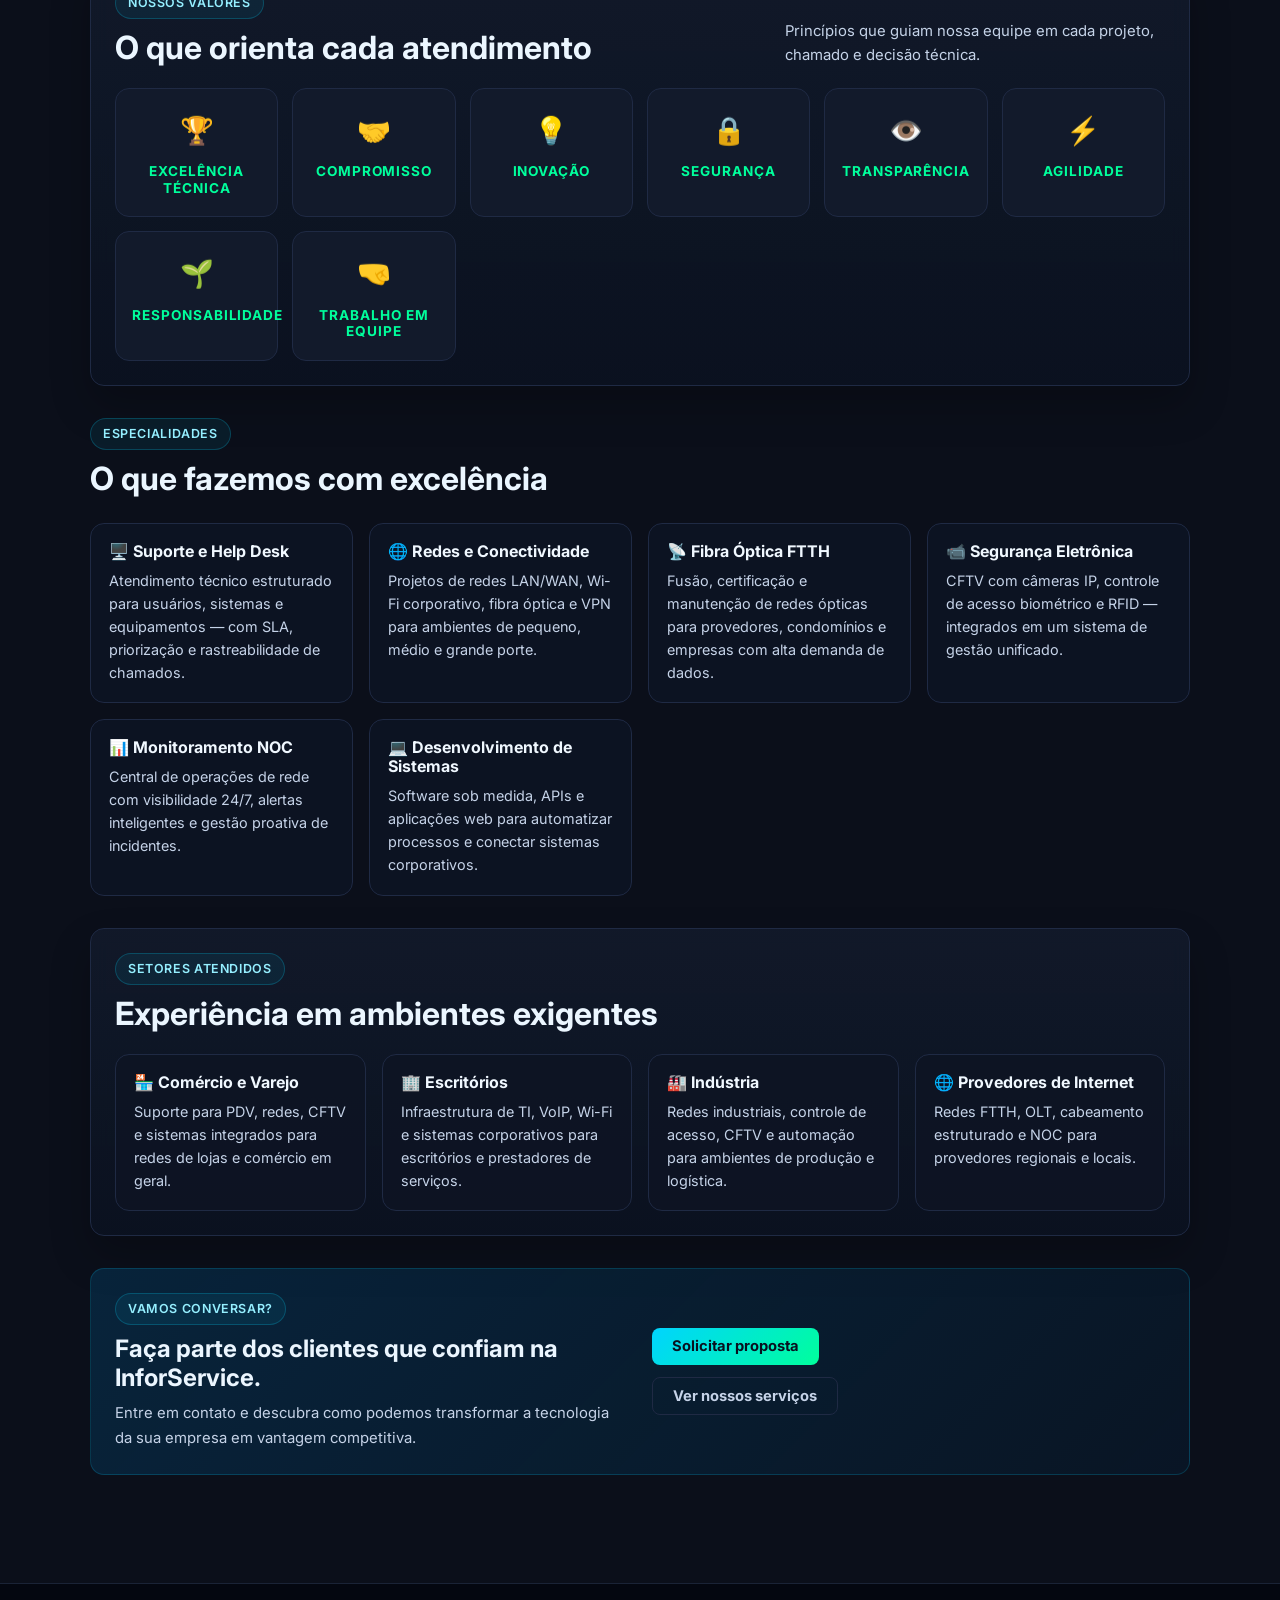
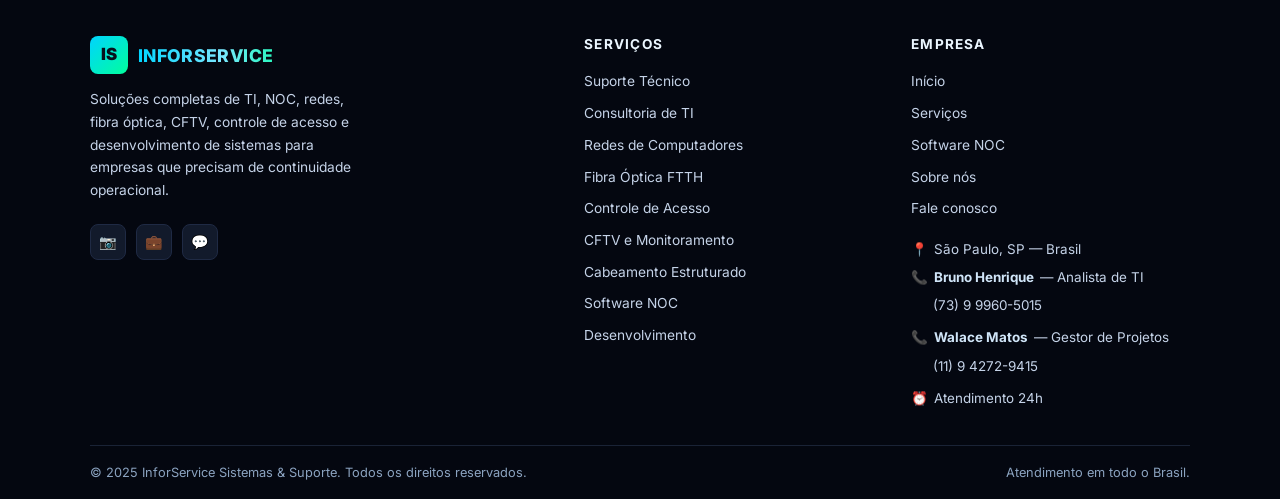
<file: Site InforService/about.html>
<!DOCTYPE html>
<html lang="pt-BR">
<head>
    <meta charset="UTF-8">
    <meta name="viewport" content="width=device-width, initial-scale=1.0">
    <meta name="description" content="Conheça a InforService: missão, visão, valores e a história de uma empresa especializada em TI, NOC, redes e infraestrutura tecnológica em São Paulo.">
    <meta name="robots" content="index,follow">
    <link rel="canonical" href="https://inforservicesistemas.site/about.html">
    <meta property="og:type"        content="website">
    <meta property="og:locale"      content="pt_BR">
    <meta property="og:site_name"   content="InforService">
    <meta property="og:title"       content="Sobre a InforService | Missão, Visão e Valores">
    <meta property="og:description" content="Especialistas em suporte de TI, NOC, redes, fibra óptica, CFTV e desenvolvimento de sistemas em São Paulo.">
    <meta property="og:url"         content="https://inforservicesistemas.site/about.html">

    <meta name="twitter:card"        content="summary_large_image">
    <meta name="twitter:title"       content="Sobre a InforService | Missão, Visão e Valores">
    <meta name="twitter:description" content="Especialistas em suporte de TI, NOC, redes, fibra óptica, CFTV e desenvolvimento de sistemas em São Paulo.">

    <title>InforService | Sobre Nós — Missão, Visão e Valores</title>
    <link rel="icon" type="image/svg+xml" href="assets/img/favicon.svg">
    <link rel="preconnect" href="https://fonts.googleapis.com">
    <link rel="preconnect" href="https://fonts.gstatic.com" crossorigin>
    <link href="https://fonts.googleapis.com/css2?family=Inter:wght@400;500;600;700;800&display=swap" rel="stylesheet">
    <link rel="stylesheet" href="assets/css/style.css">
</head>
<body>

<div class="topbar">
    <div class="container topbar-content">
        <span>Suporte técnico, NOC 24/7 e infraestrutura completa para sua empresa.</span>
        <a href="contact.html">Solicitar proposta</a>
    </div>
</div>

<header class="site-header">
    <div class="container">
        <a class="brand" href="index.html" aria-label="InforService — página inicial">
            <div class="brand-icon" aria-hidden="true">IS</div>
            <span class="brand-title">InforService</span>
        </a>
        <button class="nav-toggle" aria-label="Abrir menu de navegação" aria-expanded="false" aria-controls="main-nav">
            <span></span><span></span><span></span>
        </button>
        <nav id="main-nav" class="nav" aria-label="Navegação principal">
            <a href="index.html">Início</a>
            <a href="services.html">Serviços</a>
            <a href="noc.html">Software NOC</a>
            <a href="about.html">Sobre</a>
            <a href="contact.html" class="nav-cta">Fale conosco</a>
        </nav>
    </div>
</header>

<main class="container content" role="main">

    <!-- PAGE HERO -->
    <section class="page-hero reveal-on-scroll">
        <nav aria-label="Caminho de navegação" class="breadcrumb">
            <a href="index.html">Início</a>
            <span aria-hidden="true">›</span>
            <span aria-current="page">Sobre</span>
        </nav>
        <span class="eyebrow">Sobre a InforService</span>
        <h1>Tecnologia que sustenta negócios reais</h1>
        <p>Especialistas em infraestrutura de TI, segurança eletrônica, conectividade e desenvolvimento de sistemas — com foco em continuidade operacional e evolução tecnológica.</p>
    </section>

    <!-- QUEM SOMOS -->
    <section class="section-block reveal-on-scroll">
        <div class="about-grid">
            <div>
                <span class="eyebrow">Nossa história</span>
                <h2>Nascemos para integrar o que antes estava fragmentado</h2>
                <p style="color:var(--clr-text-muted);line-height:1.8;margin-bottom:16px">A InforService surgiu da necessidade do mercado de ter um único parceiro tecnológico capaz de atender desde a infraestrutura de rede até o monitoramento de câmeras, passando pelo desenvolvimento de sistemas e suporte técnico diário.</p>
                <p style="color:var(--clr-text-muted);line-height:1.8;margin-bottom:16px">Com sede em São Paulo, atendemos empresas em toda a Grande São Paulo e no Brasil, oferecendo soluções integradas que garantem continuidade operacional, segurança e evolução tecnológica contínua.</p>
                <p style="color:var(--clr-text-muted);line-height:1.8;margin-bottom:24px">Nossa equipe é formada por profissionais experientes em TI, redes, telecomunicações, segurança eletrônica e desenvolvimento de software — sempre atualizados com as melhores práticas do mercado.</p>
                <div style="display:flex;gap:24px;flex-wrap:wrap">
                    <div style="text-align:center">
                        <strong style="display:block;font-size:2.2rem;color:var(--clr-green);font-weight:800;letter-spacing:-0.02em">9+</strong>
                        <span style="color:var(--clr-text-muted);font-size:0.85rem">Frentes de serviço</span>
                    </div>
                    <div style="text-align:center">
                        <strong style="display:block;font-size:2.2rem;color:var(--clr-cyan);font-weight:800;letter-spacing:-0.02em">24/7</strong>
                        <span style="color:var(--clr-text-muted);font-size:0.85rem">Monitoramento NOC</span>
                    </div>
                    <div style="text-align:center">
                        <strong style="display:block;font-size:2.2rem;color:var(--clr-green);font-weight:800;letter-spacing:-0.02em">SP</strong>
                        <span style="color:var(--clr-text-muted);font-size:0.85rem">e todo o Brasil</span>
                    </div>
                </div>
            </div>
            <div class="service-detail-image" style="border-radius:20px;aspect-ratio:3/2">
                <img src="assets/img/Sobre/Sobre.png" alt="Equipe InforService trabalhando em infraestrutura de TI" loading="lazy" width="768" height="512">
            </div>
        </div>
    </section>

    <!-- MISSÃO, VISÃO, VALORES -->
    <section class="section-block reveal-on-scroll">
        <div class="section-header">
            <div>
                <span class="eyebrow">Identidade organizacional</span>
                <h2>Missão, Visão e Valores</h2>
            </div>
        </div>
        <div class="mvv-grid">
            <div class="mvv-card">
                <div class="mvv-card-icon" aria-hidden="true">🎯</div>
                <h3>Missão</h3>
                <p>Prover soluções de tecnologia da informação com excelência técnica, garantindo continuidade operacional, segurança e inovação para empresas que buscam crescimento sustentável e diferencial competitivo.</p>
            </div>
            <div class="mvv-card">
                <div class="mvv-card-icon" aria-hidden="true">🔭</div>
                <h3>Visão</h3>
                <p>Ser referência regional em serviços integrados de TI, NOC e infraestrutura tecnológica, reconhecida pela excelência técnica, agilidade no atendimento e pelo impacto positivo e mensurável nos negócios dos nossos clientes.</p>
            </div>
            <div class="mvv-card">
                <div class="mvv-card-icon" aria-hidden="true">💎</div>
                <h3>Propósito</h3>
                <p>Transformar tecnologia em resultado concreto — simplificando o complexo, integrando o disperso e colocando na mão de cada cliente a visibilidade e o controle que precisam para operar com confiança.</p>
            </div>
        </div>
    </section>

    <!-- VALORES -->
    <section class="section-block card glass-card reveal-on-scroll">
        <div class="section-header compact">
            <div>
                <span class="eyebrow">Nossos valores</span>
                <h2>O que orienta cada atendimento</h2>
            </div>
            <p>Princípios que guiam nossa equipe em cada projeto, chamado e decisão técnica.</p>
        </div>
        <div class="values-grid">
            <div class="value-item">
                <span class="value-icon" aria-hidden="true">🏆</span>
                <h4>Excelência Técnica</h4>
            </div>
            <div class="value-item">
                <span class="value-icon" aria-hidden="true">🤝</span>
                <h4>Compromisso</h4>
            </div>
            <div class="value-item">
                <span class="value-icon" aria-hidden="true">💡</span>
                <h4>Inovação</h4>
            </div>
            <div class="value-item">
                <span class="value-icon" aria-hidden="true">🔒</span>
                <h4>Segurança</h4>
            </div>
            <div class="value-item">
                <span class="value-icon" aria-hidden="true">👁️</span>
                <h4>Transparência</h4>
            </div>
            <div class="value-item">
                <span class="value-icon" aria-hidden="true">⚡</span>
                <h4>Agilidade</h4>
            </div>
            <div class="value-item">
                <span class="value-icon" aria-hidden="true">🌱</span>
                <h4>Responsabilidade</h4>
            </div>
            <div class="value-item">
                <span class="value-icon" aria-hidden="true">🤜</span>
                <h4>Trabalho em Equipe</h4>
            </div>
        </div>
    </section>

    <!-- ÁREAS DE ESPECIALIZAÇÃO -->
    <section class="section-block reveal-on-scroll">
        <div class="section-header">
            <div>
                <span class="eyebrow">Especialidades</span>
                <h2>O que fazemos com excelência</h2>
            </div>
        </div>
        <div class="grid-cards">
            <article class="info-card">
                <h4>🖥️ Suporte e Help Desk</h4>
                <p>Atendimento técnico estruturado para usuários, sistemas e equipamentos — com SLA, priorização e rastreabilidade de chamados.</p>
            </article>
            <article class="info-card">
                <h4>🌐 Redes e Conectividade</h4>
                <p>Projetos de redes LAN/WAN, Wi-Fi corporativo, fibra óptica e VPN para ambientes de pequeno, médio e grande porte.</p>
            </article>
            <article class="info-card">
                <h4>📡 Fibra Óptica FTTH</h4>
                <p>Fusão, certificação e manutenção de redes ópticas para provedores, condomínios e empresas com alta demanda de dados.</p>
            </article>
            <article class="info-card">
                <h4>📹 Segurança Eletrônica</h4>
                <p>CFTV com câmeras IP, controle de acesso biométrico e RFID — integrados em um sistema de gestão unificado.</p>
            </article>
            <article class="info-card">
                <h4>📊 Monitoramento NOC</h4>
                <p>Central de operações de rede com visibilidade 24/7, alertas inteligentes e gestão proativa de incidentes.</p>
            </article>
            <article class="info-card">
                <h4>💻 Desenvolvimento de Sistemas</h4>
                <p>Software sob medida, APIs e aplicações web para automatizar processos e conectar sistemas corporativos.</p>
            </article>
        </div>
    </section>

    <!-- SETORES ATENDIDOS -->
    <section class="section-block card glass-card reveal-on-scroll">
        <div class="section-header compact">
            <div>
                <span class="eyebrow">Setores atendidos</span>
                <h2>Experiência em ambientes exigentes</h2>
            </div>
        </div>
        <div class="support-grid">
            <div class="support-item">
                <h4>🏪 Comércio e Varejo</h4>
                <p>Suporte para PDV, redes, CFTV e sistemas integrados para redes de lojas e comércio em geral.</p>
            </div>
            <div class="support-item">
                <h4>🏢 Escritórios</h4>
                <p>Infraestrutura de TI, VoIP, Wi-Fi e sistemas corporativos para escritórios e prestadores de serviços.</p>
            </div>
            <div class="support-item">
                <h4>🏭 Indústria</h4>
                <p>Redes industriais, controle de acesso, CFTV e automação para ambientes de produção e logística.</p>
            </div>
            <div class="support-item">
                <h4>🌐 Provedores de Internet</h4>
                <p>Redes FTTH, OLT, cabeamento estruturado e NOC para provedores regionais e locais.</p>
            </div>
        </div>
    </section>

    <!-- CTA -->
    <section class="section-block cta-banner card reveal-on-scroll">
        <div>
            <span class="eyebrow">Vamos conversar?</span>
            <h3>Faça parte dos clientes que confiam na InforService.</h3>
            <p>Entre em contato e descubra como podemos transformar a tecnologia da sua empresa em vantagem competitiva.</p>
        </div>
        <div style="display:flex;flex-direction:column;gap:12px;align-items:flex-start">
            <a class="button" href="contact.html">Solicitar proposta</a>
            <a class="button button-outline" href="services.html">Ver nossos serviços</a>
        </div>
    </section>

</main>

<footer class="site-footer">
    <div class="container">
        <div class="footer-grid">
            <div class="footer-brand">
                <a class="brand" href="index.html" aria-label="InforService">
                    <div class="brand-icon">IS</div>
                    <span class="brand-title footer-brand-title">InforService</span>
                </a>
                <p>Soluções completas de TI, NOC, redes, fibra óptica, CFTV, controle de acesso e desenvolvimento de sistemas para empresas que precisam de continuidade operacional.</p>
                <div class="footer-social">
                    <a href="https://www.instagram.com/inf.orservicesistemas" target="_blank" rel="noopener noreferrer" aria-label="Instagram da InforService" title="Instagram">📷</a>
                    <a href="#" aria-label="LinkedIn da InforService" title="LinkedIn">💼</a>
                    <a href="https://wa.me/73999605015" aria-label="WhatsApp da InforService" title="WhatsApp" target="_blank" rel="noopener">💬</a>
                </div>
            </div>
            <div class="footer-col">
                <h4>Serviços</h4>
                <div class="footer-links">
                    <a href="services.html#suporte">Suporte Técnico</a>
                    <a href="services.html#consultoria">Consultoria de TI</a>
                    <a href="services.html#redes">Redes de Computadores</a>
                    <a href="services.html#ftth">Fibra Óptica FTTH</a>
                    <a href="services.html#acesso">Controle de Acesso</a>
                    <a href="services.html#cftv">CFTV e Monitoramento</a>
                    <a href="services.html#cabeamento">Cabeamento Estruturado</a>
                    <a href="noc.html">Software NOC</a>
                    <a href="services.html#desenvolvimento">Desenvolvimento</a>
                </div>
            </div>
            <div class="footer-col">
                <h4>Empresa</h4>
                <div class="footer-links">
                    <a href="index.html">Início</a>
                    <a href="services.html">Serviços</a>
                    <a href="noc.html">Software NOC</a>
                    <a href="about.html">Sobre nós</a>
                    <a href="contact.html">Fale conosco</a>
                </div>
                <div class="footer-contact">
                    <p class="footer-contact-line"><span aria-hidden="true">📍</span> São Paulo, SP — Brasil</p>
                    <p class="footer-contact-line"><span aria-hidden="true">📞</span> <strong class="footer-contact-name">Bruno Henrique</strong> — Analista de TI</p>
                    <p class="footer-contact-phone">(73) 9 9960-5015</p>
                    <p class="footer-contact-line"><span aria-hidden="true">📞</span> <strong class="footer-contact-name">Walace Matos</strong> — Gestor de Projetos</p>
                    <p class="footer-contact-phone">(11) 9 4272-9415</p>
                    <p class="footer-contact-line"><span aria-hidden="true">⏰</span> Atendimento 24h</p>
                </div>
            </div>
        </div>
        <div class="footer-bottom">
            <p>© 2025 InforService Sistemas &amp; Suporte. Todos os direitos reservados.</p>
            <p>Atendimento em todo o Brasil.</p>
        </div>
    </div>
</footer>

<a class="whatsapp-float" href="https://wa.me/73999605015?text=Ol%C3%A1%2C%20gostaria%20de%20saber%20mais%20sobre%20os%20servi%C3%A7os%20da%20InforService" target="_blank" rel="noopener noreferrer" aria-label="Falar pelo WhatsApp">
    <svg viewBox="0 0 24 24" aria-hidden="true"><path d="M17.472 14.382c-.297-.149-1.758-.867-2.03-.967-.273-.099-.471-.148-.67.15-.197.297-.767.966-.94 1.164-.173.199-.347.223-.644.075-.297-.15-1.255-.463-2.39-1.475-.883-.788-1.48-1.761-1.653-2.059-.173-.297-.018-.458.13-.606.134-.133.298-.347.446-.52.149-.174.198-.298.298-.497.099-.198.05-.371-.025-.52-.075-.149-.669-1.612-.916-2.207-.242-.579-.487-.5-.669-.51-.173-.008-.371-.01-.57-.01-.198 0-.52.074-.792.372-.272.297-1.04 1.016-1.04 2.479 0 1.462 1.065 2.875 1.213 3.074.149.198 2.096 3.2 5.077 4.487.709.306 1.262.489 1.694.625.712.227 1.36.195 1.871.118.571-.085 1.758-.719 2.006-1.413.248-.694.248-1.289.173-1.413-.074-.124-.272-.198-.57-.347m-5.421 7.403h-.004a9.87 9.87 0 01-5.031-1.378l-.361-.214-3.741.982.998-3.648-.235-.374a9.86 9.86 0 01-1.51-5.26c.001-5.45 4.436-9.884 9.888-9.884 2.64 0 5.122 1.03 6.988 2.898a9.825 9.825 0 012.893 6.994c-.003 5.45-4.437 9.884-9.885 9.884m8.413-18.297A11.815 11.815 0 0012.05 0C5.495 0 .16 5.335.157 11.892c0 2.096.547 4.142 1.588 5.945L.057 24l6.305-1.654a11.882 11.882 0 005.683 1.448h.005c6.554 0 11.89-5.335 11.893-11.893a11.821 11.821 0 00-3.48-8.413z"/></svg>
    WhatsApp
</a>

<script src="assets/js/config.js"></script>
<script src="assets/js/site.js"></script>
</body>
</html>
</file>
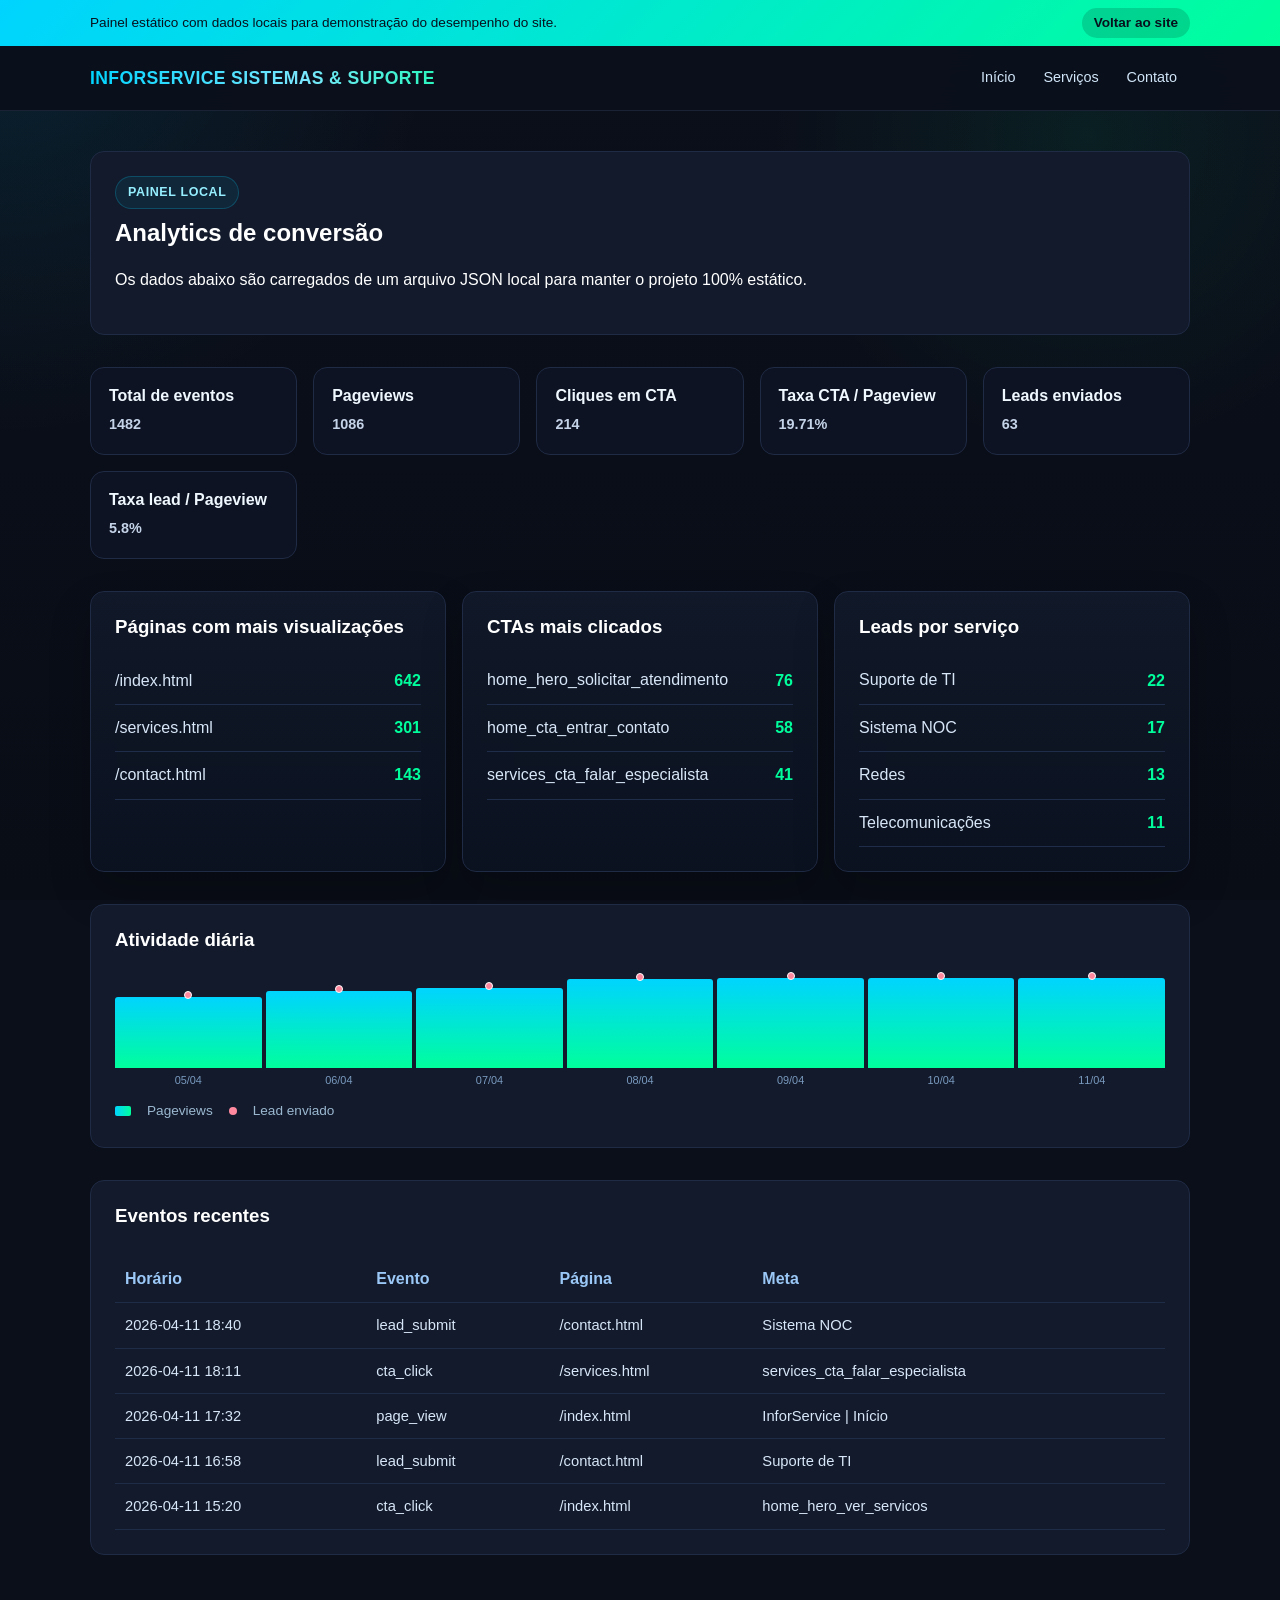
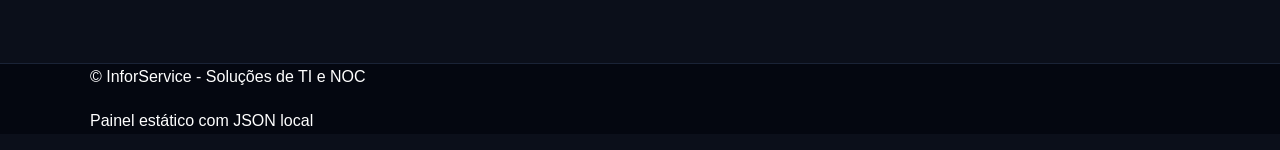
<file: Site InforService/admin-analytics.html>
﻿<!DOCTYPE html>
<html lang="pt-BR">
<head>
    <meta charset="UTF-8">
    <meta name="viewport" content="width=device-width, initial-scale=1.0">
    <meta name="robots" content="noindex,nofollow">
    <title>InforService | Analytics</title>
    <link rel="icon" type="image/svg+xml" href="assets/img/favicon.svg">
    <link rel="stylesheet" href="assets/css/style.css">
</head>
<body>
    <div class="topbar">
        <div class="container topbar-content">
            <span>Painel estático com dados locais para demonstração do desempenho do site.</span>
            <a href="index.html">Voltar ao site</a>
        </div>
    </div>

    <header class="site-header">
        <div class="container">
            <a class="brand" href="index.html" aria-label="InforService - voltar para o início">
                <span class="brand-title">InforService Sistemas &amp; Suporte</span>
            </a>
            <nav class="nav" aria-label="Navegação principal">
                <a href="index.html">Início</a>
                <a href="services.html">Serviços</a>
                <a href="contact.html">Contato</a>
            </nav>
        </div>
    </header>

    <main class="container content" role="main">
        <section class="card reveal-on-scroll">
            <span class="eyebrow">Painel local</span>
            <h1>Analytics de conversão</h1>
            <p>Os dados abaixo são carregados de um arquivo JSON local para manter o projeto 100% estático.</p>
        </section>

        <section class="section-block reveal-on-scroll analytics-kpis" id="analytics-kpis"></section>

        <section class="section-block reveal-on-scroll analytics-grid-two">
            <article class="card glass-card">
                <h3>Páginas com mais visualizações</h3>
                <ul class="analytics-list" id="top-pages"></ul>
            </article>

            <article class="card glass-card">
                <h3>CTAs mais clicados</h3>
                <ul class="analytics-list" id="top-ctas"></ul>
            </article>

            <article class="card glass-card">
                <h3>Leads por serviço</h3>
                <ul class="analytics-list" id="leads-by-service"></ul>
            </article>
        </section>

        <section class="section-block card reveal-on-scroll">
            <h3>Atividade diária</h3>
            <div class="daily-chart" id="daily-chart"></div>
            <div class="daily-legend">
                <span class="legend-bar"></span> Pageviews
                <span class="legend-dot"></span> Lead enviado
            </div>
        </section>

        <section class="section-block card reveal-on-scroll">
            <h3>Eventos recentes</h3>
            <div class="analytics-table-wrap">
                <table class="analytics-table">
                    <thead>
                        <tr>
                            <th>Horário</th>
                            <th>Evento</th>
                            <th>Página</th>
                            <th>Meta</th>
                        </tr>
                    </thead>
                    <tbody id="recent-events"></tbody>
                </table>
            </div>
        </section>
    </main>

    <footer class="site-footer">
        <div class="container">
            <p>© InforService - Soluções de TI e NOC</p>
            <p class="footer-contact"><span>Painel estático com JSON local</span></p>
        </div>
    </footer>

    <script src="assets/js/site.js"></script>
    <script src="assets/js/analytics.js"></script>
</body>
</html>
</file>
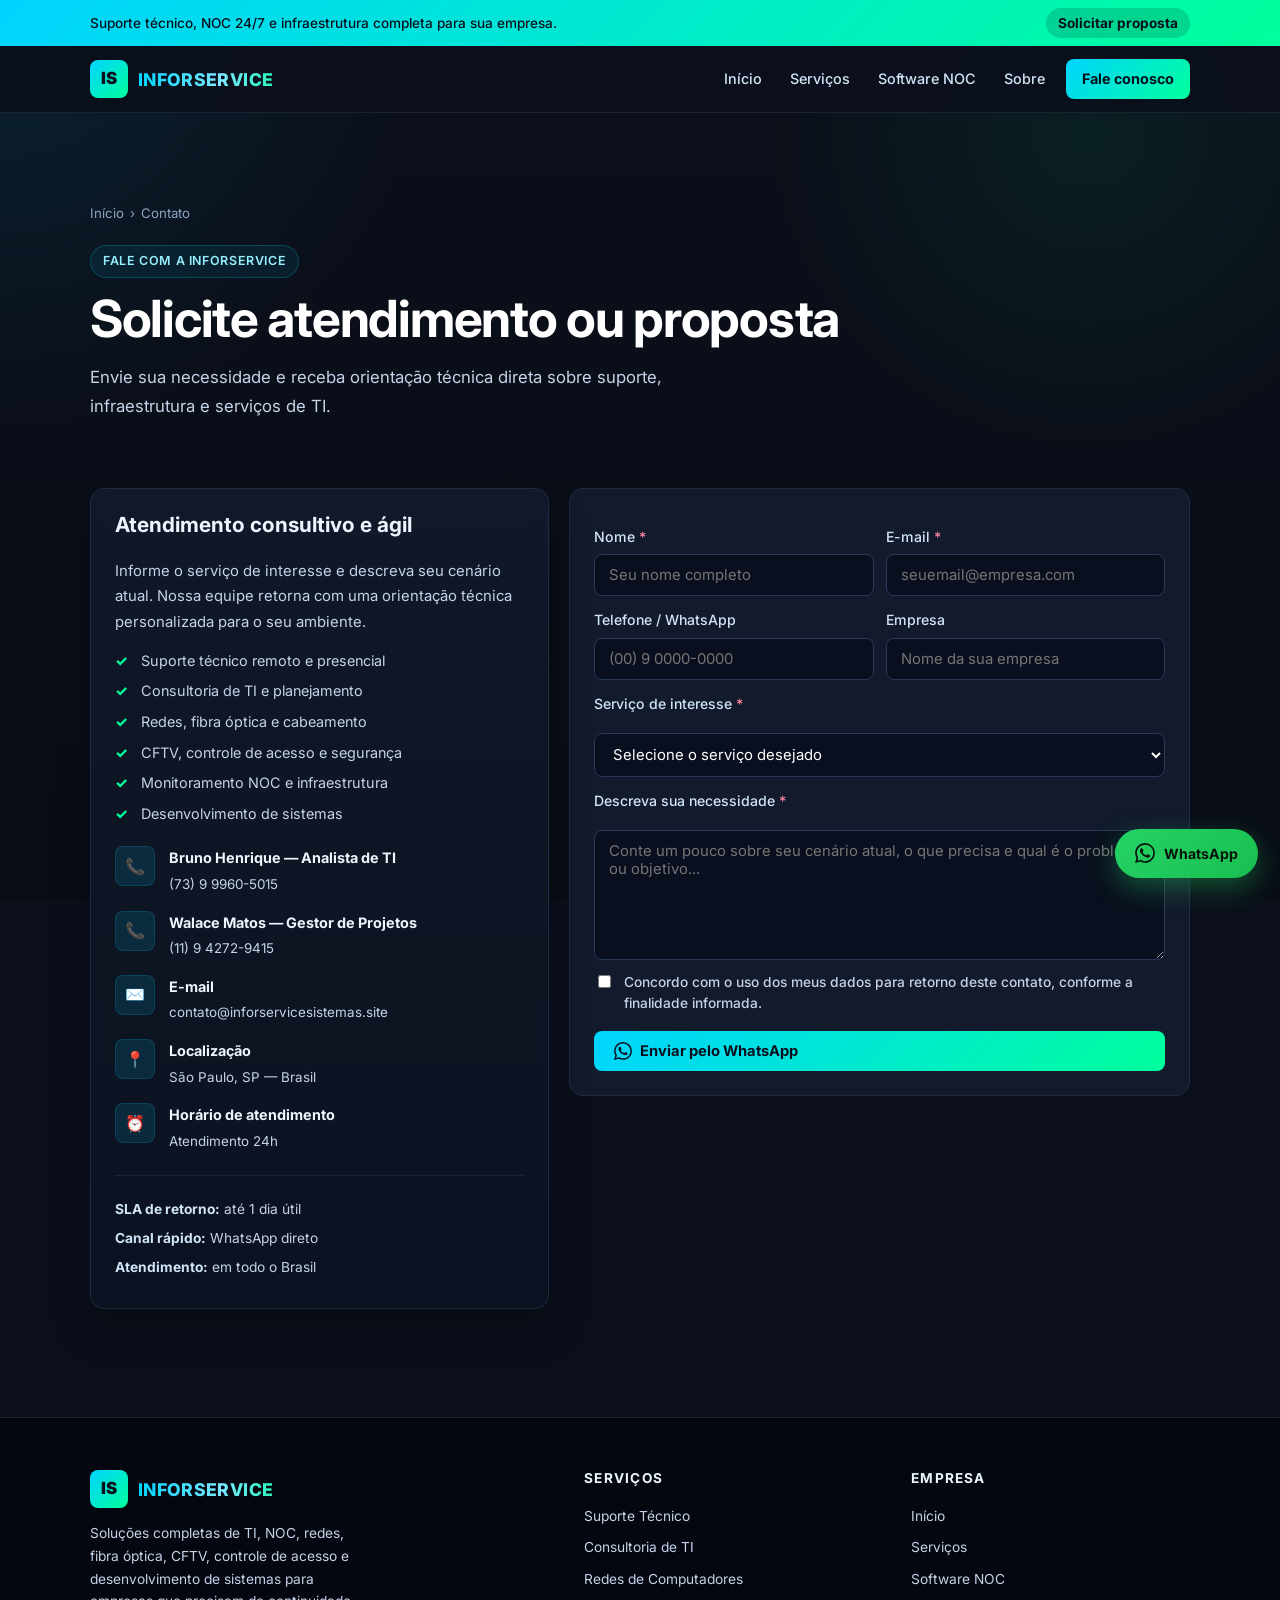
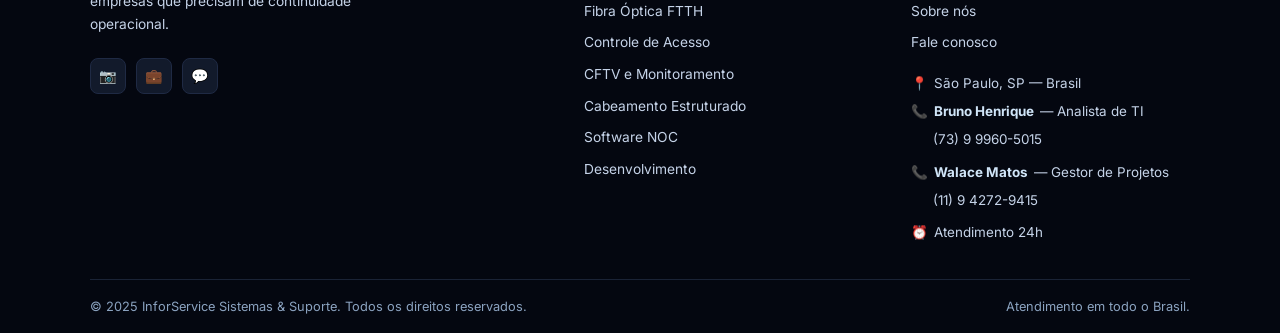
<file: Site InforService/contact.html>
<!DOCTYPE html>
<html lang="pt-BR">
<head>
    <meta charset="UTF-8">
    <meta name="viewport" content="width=device-width, initial-scale=1.0">
    <meta name="description" content="Entre em contato com a InforService para suporte técnico, NOC, redes, fibra óptica FTTH, CFTV, controle de acesso e desenvolvimento de sistemas.">
    <meta name="robots" content="index,follow">
    <link rel="canonical" href="https://inforservicesistemas.site/contact.html">
    <meta property="og:type"        content="website">
    <meta property="og:locale"      content="pt_BR">
    <meta property="og:site_name"   content="InforService">
    <meta property="og:title"       content="Contato InforService | Solicite Atendimento ou Proposta">
    <meta property="og:description" content="Descreva sua necessidade e receba orientação técnica para suporte, NOC, redes, CFTV e desenvolvimento de sistemas.">
    <meta property="og:url"         content="https://inforservicesistemas.site/contact.html">

    <meta name="twitter:card"        content="summary_large_image">
    <meta name="twitter:title"       content="Contato InforService | Solicite Atendimento ou Proposta">
    <meta name="twitter:description" content="Descreva sua necessidade e receba orientação técnica para suporte, NOC, redes, CFTV e desenvolvimento de sistemas.">

    <title>InforService | Contato — Solicite Atendimento</title>
    <link rel="icon" type="image/svg+xml" href="assets/img/favicon.svg">
    <link rel="preconnect" href="https://fonts.googleapis.com">
    <link rel="preconnect" href="https://fonts.gstatic.com" crossorigin>
    <link href="https://fonts.googleapis.com/css2?family=Inter:wght@400;500;600;700;800&display=swap" rel="stylesheet">
    <link rel="stylesheet" href="assets/css/style.css">
</head>
<body>

<div class="topbar">
    <div class="container topbar-content">
        <span>Suporte técnico, NOC 24/7 e infraestrutura completa para sua empresa.</span>
        <a href="contact.html">Solicitar proposta</a>
    </div>
</div>

<header class="site-header">
    <div class="container">
        <a class="brand" href="index.html" aria-label="InforService — página inicial">
            <div class="brand-icon" aria-hidden="true">IS</div>
            <span class="brand-title">InforService</span>
        </a>
        <button class="nav-toggle" aria-label="Abrir menu de navegação" aria-expanded="false" aria-controls="main-nav">
            <span></span><span></span><span></span>
        </button>
        <nav id="main-nav" class="nav" aria-label="Navegação principal">
            <a href="index.html">Início</a>
            <a href="services.html">Serviços</a>
            <a href="noc.html">Software NOC</a>
            <a href="about.html">Sobre</a>
            <a href="contact.html" class="nav-cta">Fale conosco</a>
        </nav>
    </div>
</header>

<main class="container content" role="main">

    <!-- PAGE HERO -->
    <section class="page-hero reveal-on-scroll">
        <nav aria-label="Caminho de navegação" class="breadcrumb">
            <a href="index.html">Início</a>
            <span aria-hidden="true">›</span>
            <span aria-current="page">Contato</span>
        </nav>
        <span class="eyebrow">Fale com a InforService</span>
        <h1>Solicite atendimento ou proposta</h1>
        <p>Envie sua necessidade e receba orientação técnica direta sobre suporte, infraestrutura e serviços de TI.</p>
    </section>

    <!-- CONTATO LAYOUT -->
    <section class="section-block contact-layout reveal-on-scroll">

        <!-- LADO ESQUERDO -->
        <div class="card glass-card contact-side">
            <h3>Atendimento consultivo e ágil</h3>
            <p style="color:var(--clr-text-muted);font-size:0.93rem;line-height:1.7">Informe o serviço de interesse e descreva seu cenário atual. Nossa equipe retorna com uma orientação técnica personalizada para o seu ambiente.</p>

            <ul class="check-list">
                <li>Suporte técnico remoto e presencial</li>
                <li>Consultoria de TI e planejamento</li>
                <li>Redes, fibra óptica e cabeamento</li>
                <li>CFTV, controle de acesso e segurança</li>
                <li>Monitoramento NOC e infraestrutura</li>
                <li>Desenvolvimento de sistemas</li>
            </ul>

            <div class="contact-info-items">
                <div class="contact-info-item">
                    <div class="contact-info-icon" aria-hidden="true">📞</div>
                    <div class="contact-info-text">
                        <strong>Bruno Henrique — Analista de TI</strong>
                        <span>(73) 9 9960-5015</span>
                    </div>
                </div>
                <div class="contact-info-item">
                    <div class="contact-info-icon" aria-hidden="true">📞</div>
                    <div class="contact-info-text">
                        <strong>Walace Matos — Gestor de Projetos</strong>
                        <span>(11) 9 4272-9415</span>
                    </div>
                </div>
                <div class="contact-info-item">
                    <div class="contact-info-icon" aria-hidden="true">✉️</div>
                    <div class="contact-info-text">
                        <strong>E-mail</strong>
                        <span>contato@inforservicesistemas.site</span>
                    </div>
                </div>
                <div class="contact-info-item">
                    <div class="contact-info-icon" aria-hidden="true">📍</div>
                    <div class="contact-info-text">
                        <strong>Localização</strong>
                        <span>São Paulo, SP — Brasil</span>
                    </div>
                </div>
                <div class="contact-info-item">
                    <div class="contact-info-icon" aria-hidden="true">⏰</div>
                    <div class="contact-info-text">
                        <strong>Horário de atendimento</strong>
                        <span>Atendimento 24h</span>
                    </div>
                </div>
            </div>

            <div class="trust-list">
                <p><strong>SLA de retorno:</strong> até 1 dia útil</p>
                <p><strong>Canal rápido:</strong> WhatsApp direto</p>
                <p><strong>Atendimento:</strong> em todo o Brasil</p>
            </div>
        </div>

        <!-- FORMULÁRIO -->
        <form id="contact-form" class="contact-form card" novalidate>
            <div id="form-alerts" class="alerts" aria-live="polite"></div>

            <input class="hp-field" type="text" name="website" tabindex="-1" autocomplete="off" aria-hidden="true">

            <div class="form-grid">
                <div>
                    <label for="name">Nome <span style="color:#ff8aa0">*</span></label>
                    <input id="name" type="text" name="name" placeholder="Seu nome completo" minlength="2" required autocomplete="name">
                </div>
                <div>
                    <label for="email">E-mail <span style="color:#ff8aa0">*</span></label>
                    <input id="email" type="email" name="email" placeholder="seuemail@empresa.com" required autocomplete="email">
                </div>
                <div>
                    <label for="phone">Telefone / WhatsApp</label>
                    <input id="phone" type="tel" name="phone" placeholder="(00) 9 0000-0000" autocomplete="tel">
                </div>
                <div>
                    <label for="company">Empresa</label>
                    <input id="company" type="text" name="company" placeholder="Nome da sua empresa" autocomplete="organization">
                </div>
            </div>

            <label for="service">Serviço de interesse <span style="color:#ff8aa0">*</span></label>
            <select id="service" name="service" required>
                <option value="">Selecione o serviço desejado</option>
                <option value="Suporte Técnico">Suporte Técnico</option>
                <option value="Consultoria de TI">Consultoria de TI</option>
                <option value="Redes de Computadores">Redes de Computadores</option>
                <option value="Fibra Óptica FTTH">Fibra Óptica FTTH</option>
                <option value="Controle de Acesso">Controle de Acesso</option>
                <option value="CFTV e Monitoramento">CFTV e Monitoramento</option>
                <option value="Cabeamento Estruturado">Cabeamento Estruturado</option>
                <option value="Sistema NOC">Sistema NOC</option>
                <option value="Desenvolvimento de Sistemas">Desenvolvimento de Sistemas</option>
                <option value="Outro / Não sei ao certo">Outro / Não sei ao certo</option>
            </select>

            <label for="message">Descreva sua necessidade <span style="color:#ff8aa0">*</span></label>
            <textarea id="message" name="message" placeholder="Conte um pouco sobre seu cenário atual, o que precisa e qual é o problema ou objetivo..." minlength="10" required></textarea>

            <label class="consent-box" for="consent">
                <input id="consent" type="checkbox" name="consent" value="1" required>
                Concordo com o uso dos meus dados para retorno deste contato, conforme a finalidade informada.
            </label>

            <button type="submit">
                <svg viewBox="0 0 24 24" style="width:18px;height:18px;fill:currentColor" aria-hidden="true"><path d="M17.472 14.382c-.297-.149-1.758-.867-2.03-.967-.273-.099-.471-.148-.67.15-.197.297-.767.966-.94 1.164-.173.199-.347.223-.644.075-.297-.15-1.255-.463-2.39-1.475-.883-.788-1.48-1.761-1.653-2.059-.173-.297-.018-.458.13-.606.134-.133.298-.347.446-.52.149-.174.198-.298.298-.497.099-.198.05-.371-.025-.52-.075-.149-.669-1.612-.916-2.207-.242-.579-.487-.5-.669-.51-.173-.008-.371-.01-.57-.01-.198 0-.52.074-.792.372-.272.297-1.04 1.016-1.04 2.479 0 1.462 1.065 2.875 1.213 3.074.149.198 2.096 3.2 5.077 4.487.709.306 1.262.489 1.694.625.712.227 1.36.195 1.871.118.571-.085 1.758-.719 2.006-1.413.248-.694.248-1.289.173-1.413-.074-.124-.272-.198-.57-.347m-5.421 7.403h-.004a9.87 9.87 0 01-5.031-1.378l-.361-.214-3.741.982.998-3.648-.235-.374a9.86 9.86 0 01-1.51-5.26c.001-5.45 4.436-9.884 9.888-9.884 2.64 0 5.122 1.03 6.988 2.898a9.825 9.825 0 012.893 6.994c-.003 5.45-4.437 9.884-9.885 9.884m8.413-18.297A11.815 11.815 0 0012.05 0C5.495 0 .16 5.335.157 11.892c0 2.096.547 4.142 1.588 5.945L.057 24l6.305-1.654a11.882 11.882 0 005.683 1.448h.005c6.554 0 11.89-5.335 11.893-11.893a11.821 11.821 0 00-3.48-8.413z"/></svg>
                Enviar pelo WhatsApp
            </button>
        </form>

    </section>

</main>

<footer class="site-footer">
    <div class="container">
        <div class="footer-grid">
            <div class="footer-brand">
                <a class="brand" href="index.html" aria-label="InforService">
                    <div class="brand-icon">IS</div>
                    <span class="brand-title footer-brand-title">InforService</span>
                </a>
                <p>Soluções completas de TI, NOC, redes, fibra óptica, CFTV, controle de acesso e desenvolvimento de sistemas para empresas que precisam de continuidade operacional.</p>
                <div class="footer-social">
                    <a href="https://www.instagram.com/inf.orservicesistemas" target="_blank" rel="noopener noreferrer" aria-label="Instagram da InforService" title="Instagram">📷</a>
                    <a href="#" aria-label="LinkedIn da InforService" title="LinkedIn">💼</a>
                    <a href="https://wa.me/73999605015" aria-label="WhatsApp da InforService" title="WhatsApp" target="_blank" rel="noopener">💬</a>
                </div>
            </div>
            <div class="footer-col">
                <h4>Serviços</h4>
                <div class="footer-links">
                    <a href="services.html#suporte">Suporte Técnico</a>
                    <a href="services.html#consultoria">Consultoria de TI</a>
                    <a href="services.html#redes">Redes de Computadores</a>
                    <a href="services.html#ftth">Fibra Óptica FTTH</a>
                    <a href="services.html#acesso">Controle de Acesso</a>
                    <a href="services.html#cftv">CFTV e Monitoramento</a>
                    <a href="services.html#cabeamento">Cabeamento Estruturado</a>
                    <a href="noc.html">Software NOC</a>
                    <a href="services.html#desenvolvimento">Desenvolvimento</a>
                </div>
            </div>
            <div class="footer-col">
                <h4>Empresa</h4>
                <div class="footer-links">
                    <a href="index.html">Início</a>
                    <a href="services.html">Serviços</a>
                    <a href="noc.html">Software NOC</a>
                    <a href="about.html">Sobre nós</a>
                    <a href="contact.html">Fale conosco</a>
                </div>
                <div class="footer-contact">
                    <p class="footer-contact-line"><span aria-hidden="true">📍</span> São Paulo, SP — Brasil</p>
                    <p class="footer-contact-line"><span aria-hidden="true">📞</span> <strong class="footer-contact-name">Bruno Henrique</strong> — Analista de TI</p>
                    <p class="footer-contact-phone">(73) 9 9960-5015</p>
                    <p class="footer-contact-line"><span aria-hidden="true">📞</span> <strong class="footer-contact-name">Walace Matos</strong> — Gestor de Projetos</p>
                    <p class="footer-contact-phone">(11) 9 4272-9415</p>
                    <p class="footer-contact-line"><span aria-hidden="true">⏰</span> Atendimento 24h</p>
                </div>
            </div>
        </div>
        <div class="footer-bottom">
            <p>© 2025 InforService Sistemas &amp; Suporte. Todos os direitos reservados.</p>
            <p>Atendimento em todo o Brasil.</p>
        </div>
    </div>
</footer>

<a class="whatsapp-float" href="https://wa.me/73999605015?text=Ol%C3%A1%2C%20gostaria%20de%20saber%20mais%20sobre%20os%20servi%C3%A7os%20da%20InforService" target="_blank" rel="noopener noreferrer" aria-label="Falar pelo WhatsApp">
    <svg viewBox="0 0 24 24" aria-hidden="true"><path d="M17.472 14.382c-.297-.149-1.758-.867-2.03-.967-.273-.099-.471-.148-.67.15-.197.297-.767.966-.94 1.164-.173.199-.347.223-.644.075-.297-.15-1.255-.463-2.39-1.475-.883-.788-1.48-1.761-1.653-2.059-.173-.297-.018-.458.13-.606.134-.133.298-.347.446-.52.149-.174.198-.298.298-.497.099-.198.05-.371-.025-.52-.075-.149-.669-1.612-.916-2.207-.242-.579-.487-.5-.669-.51-.173-.008-.371-.01-.57-.01-.198 0-.52.074-.792.372-.272.297-1.04 1.016-1.04 2.479 0 1.462 1.065 2.875 1.213 3.074.149.198 2.096 3.2 5.077 4.487.709.306 1.262.489 1.694.625.712.227 1.36.195 1.871.118.571-.085 1.758-.719 2.006-1.413.248-.694.248-1.289.173-1.413-.074-.124-.272-.198-.57-.347m-5.421 7.403h-.004a9.87 9.87 0 01-5.031-1.378l-.361-.214-3.741.982.998-3.648-.235-.374a9.86 9.86 0 01-1.51-5.26c.001-5.45 4.436-9.884 9.888-9.884 2.64 0 5.122 1.03 6.988 2.898a9.825 9.825 0 012.893 6.994c-.003 5.45-4.437 9.884-9.885 9.884m8.413-18.297A11.815 11.815 0 0012.05 0C5.495 0 .16 5.335.157 11.892c0 2.096.547 4.142 1.588 5.945L.057 24l6.305-1.654a11.882 11.882 0 005.683 1.448h.005c6.554 0 11.89-5.335 11.893-11.893a11.821 11.821 0 00-3.48-8.413z"/></svg>
    WhatsApp
</a>

<script src="assets/js/config.js"></script>
<script src="assets/js/site.js"></script>
<script src="assets/js/contact.js"></script>
</body>
</html>
</file>
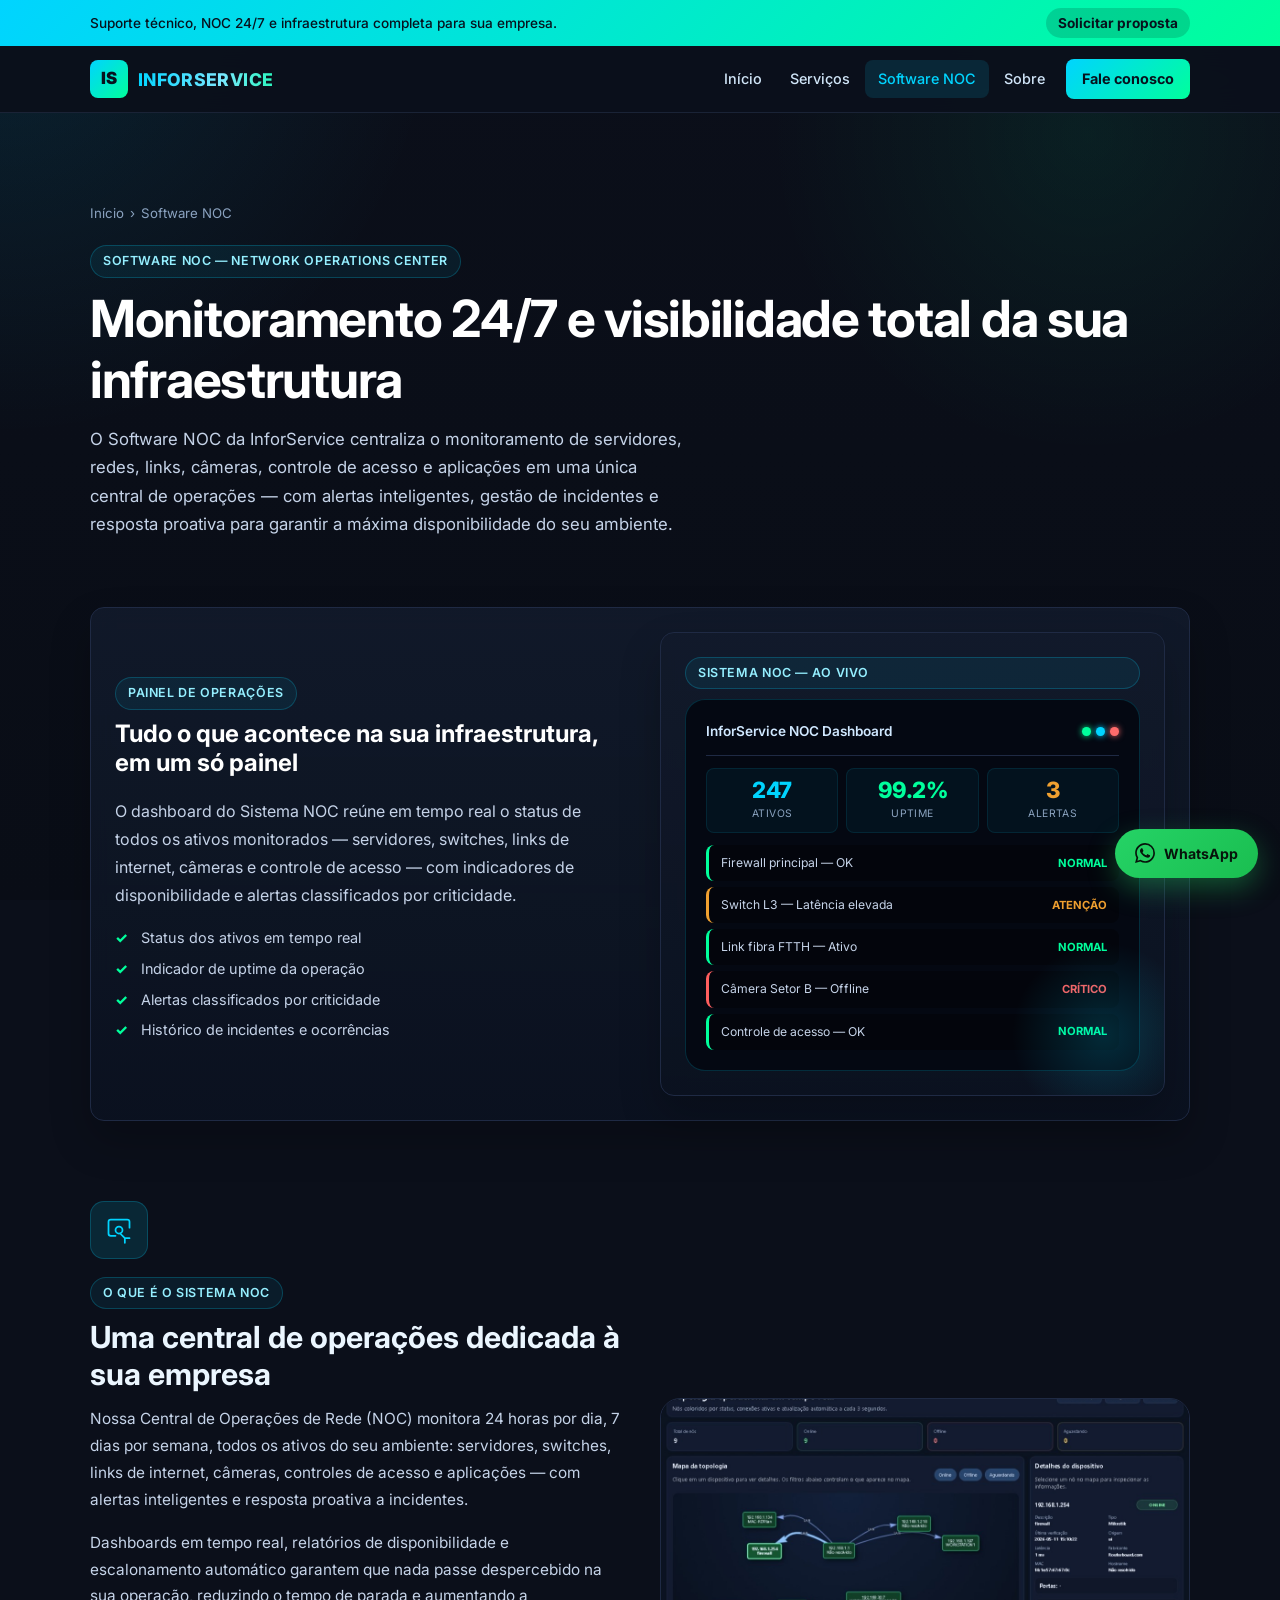
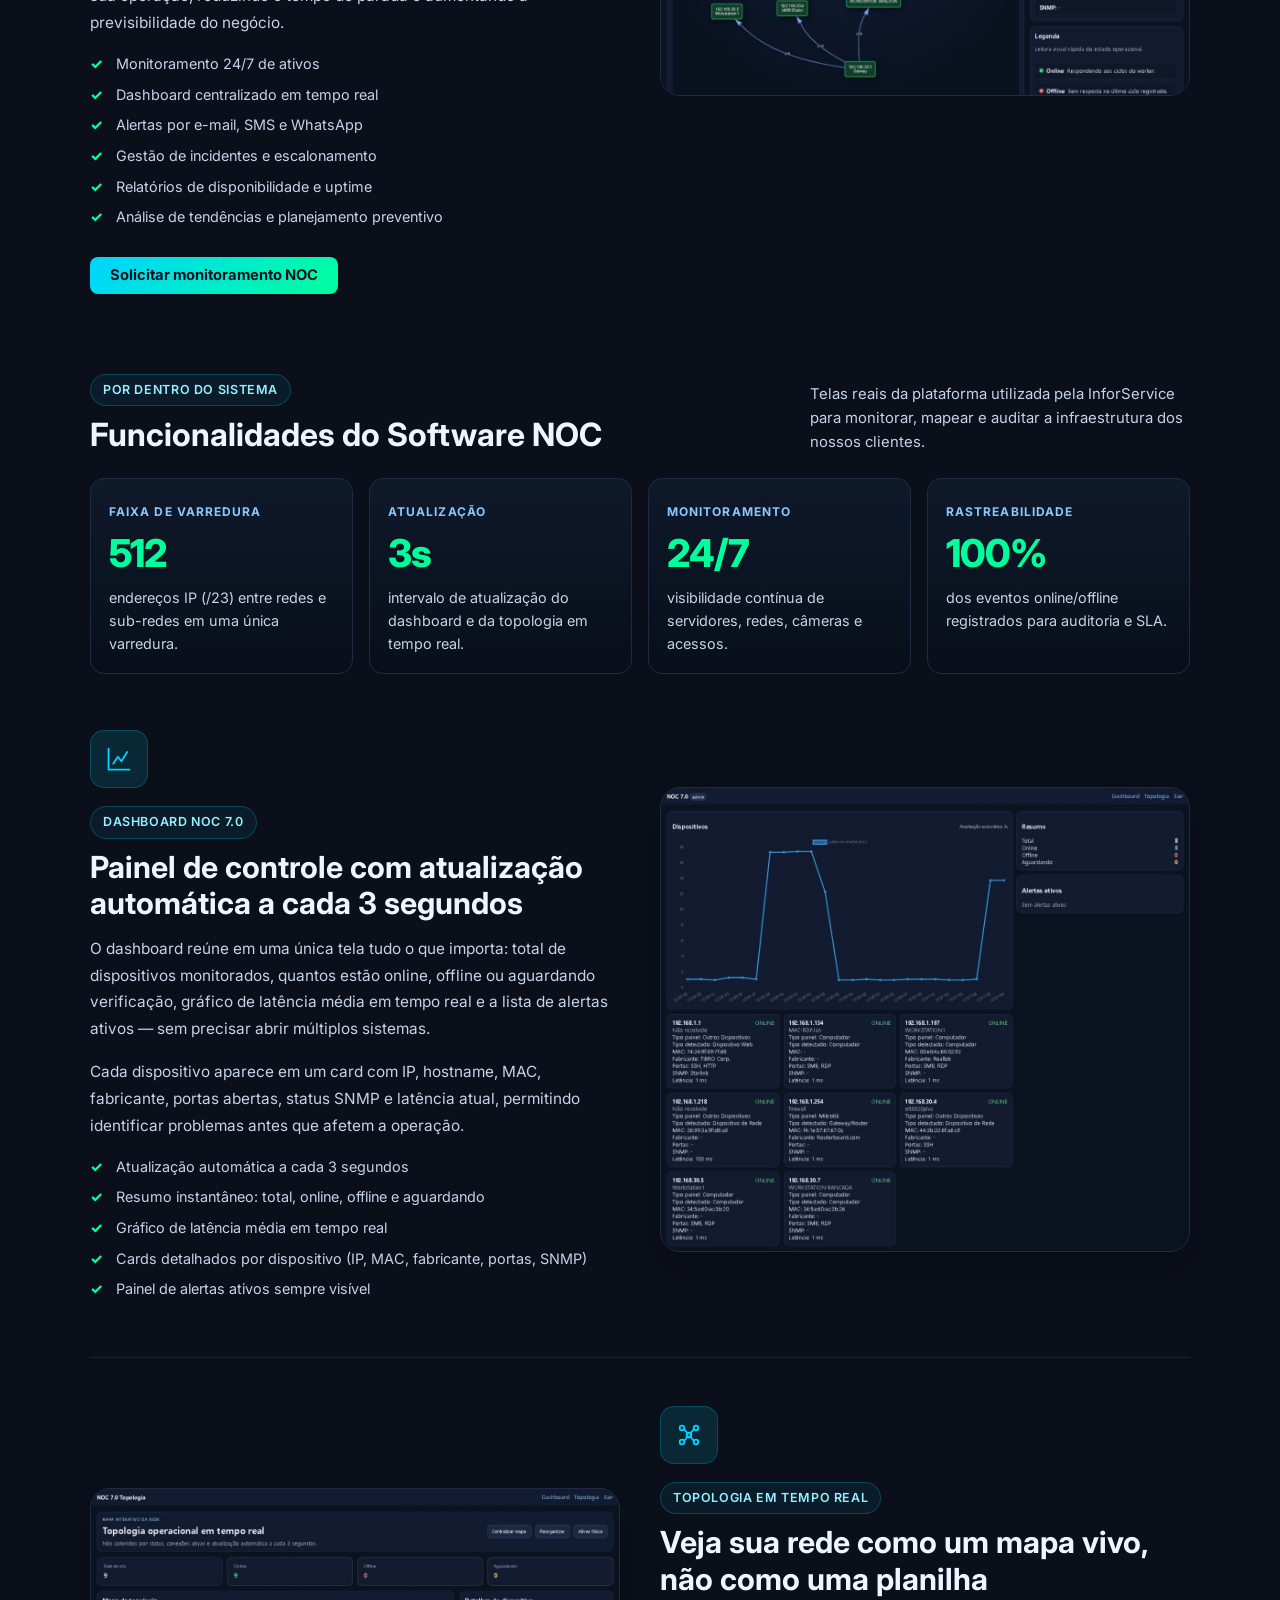
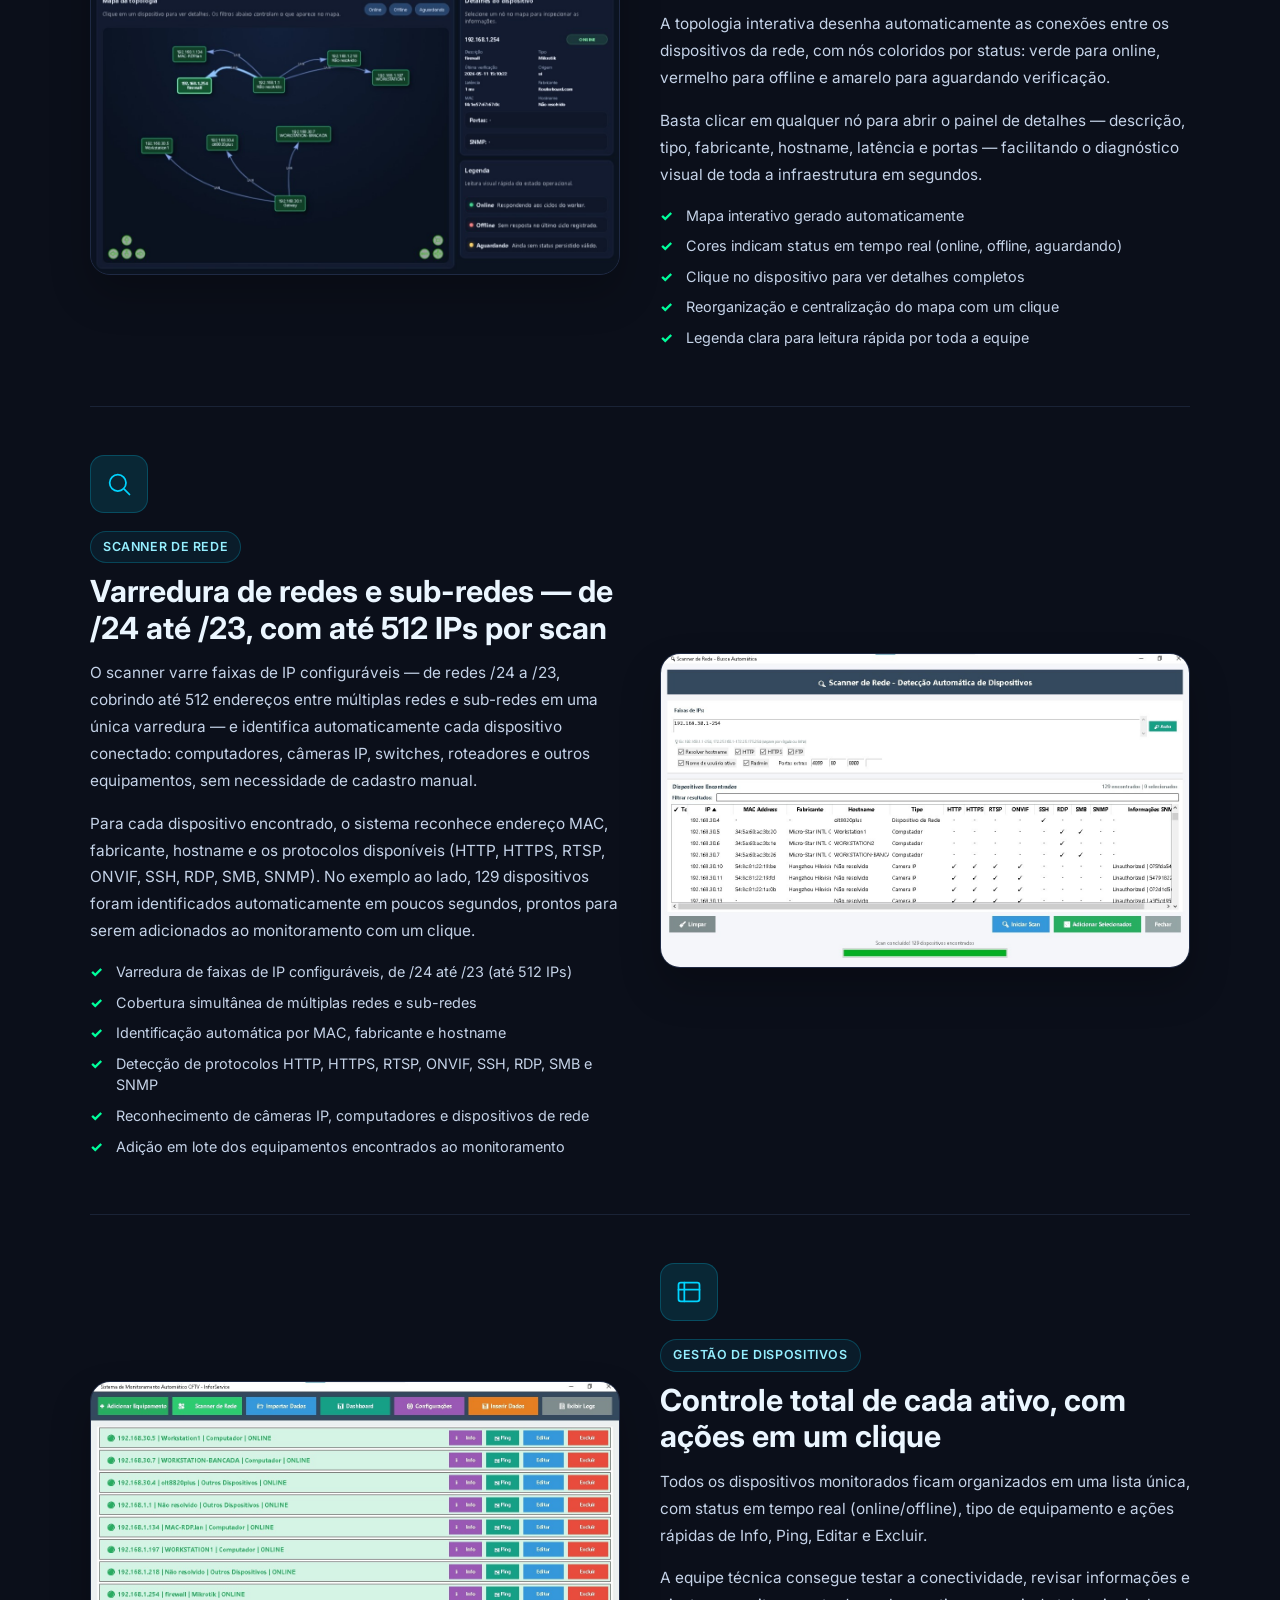
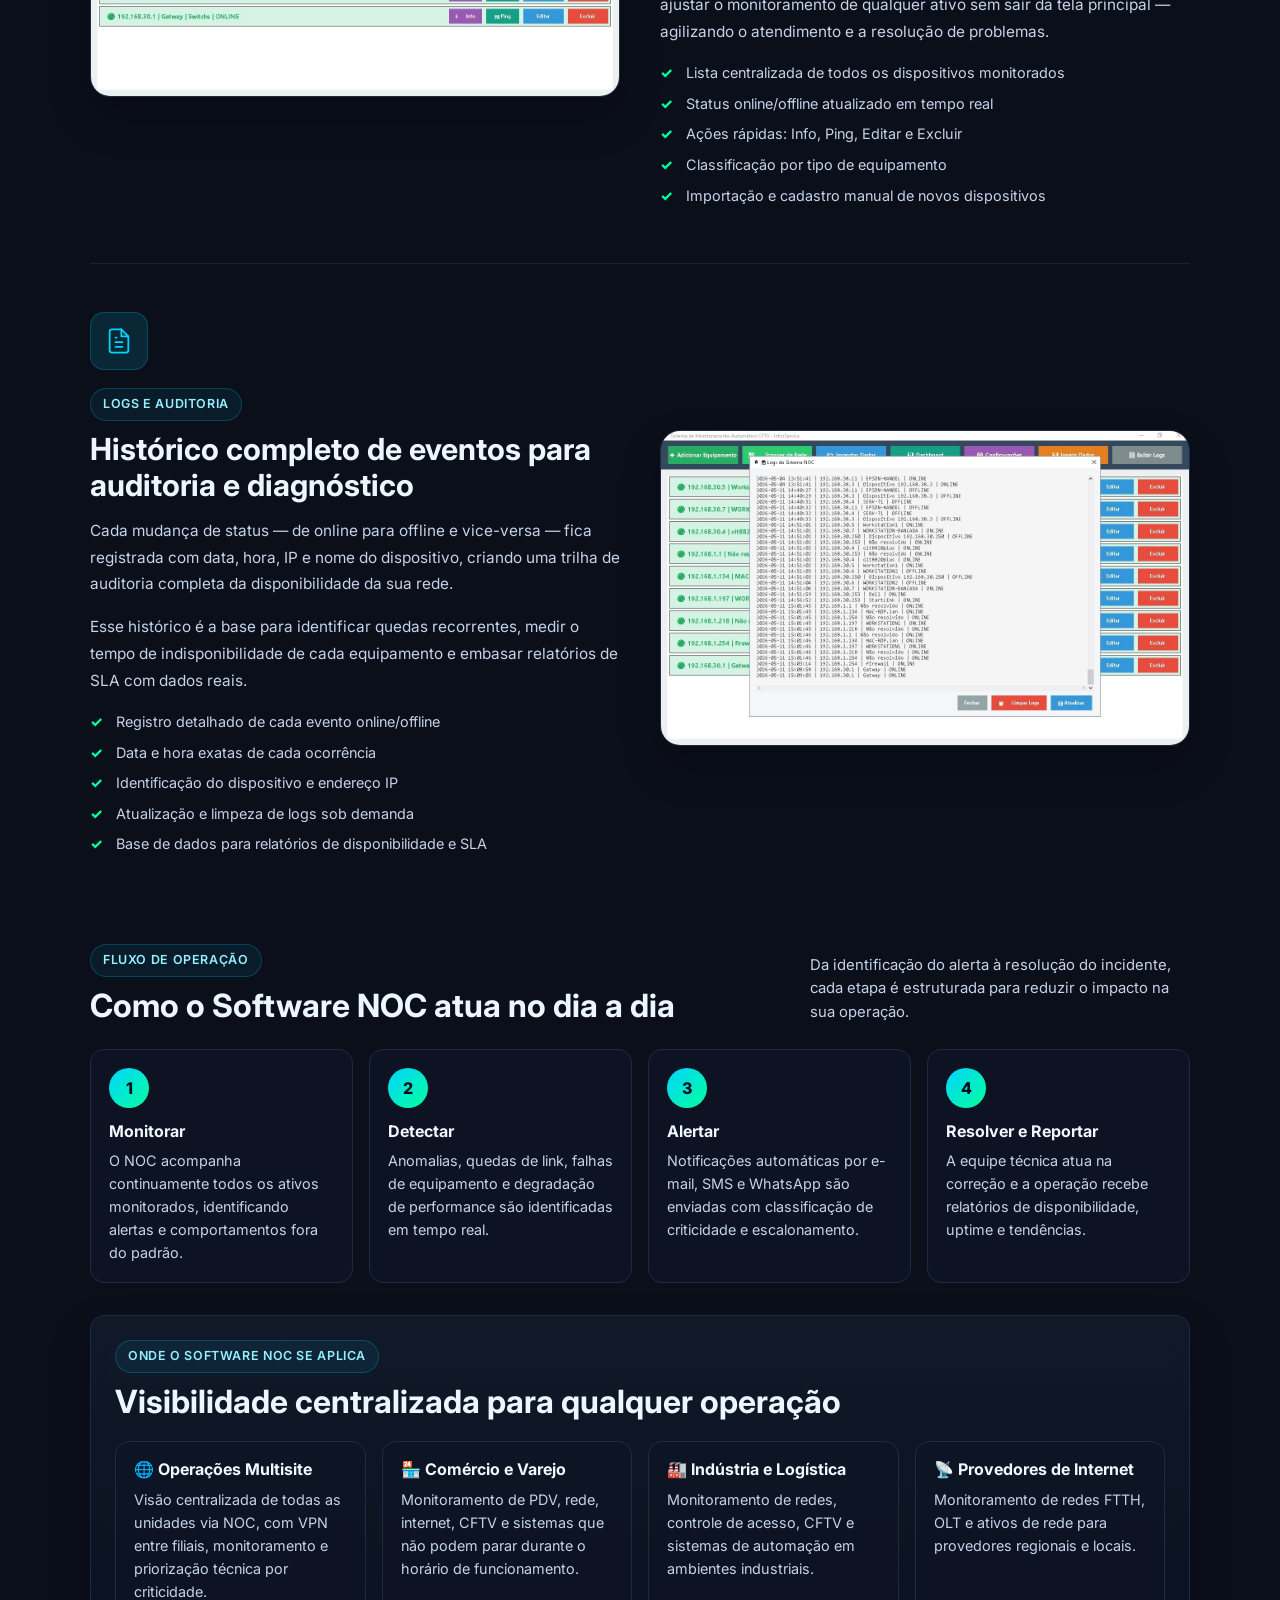
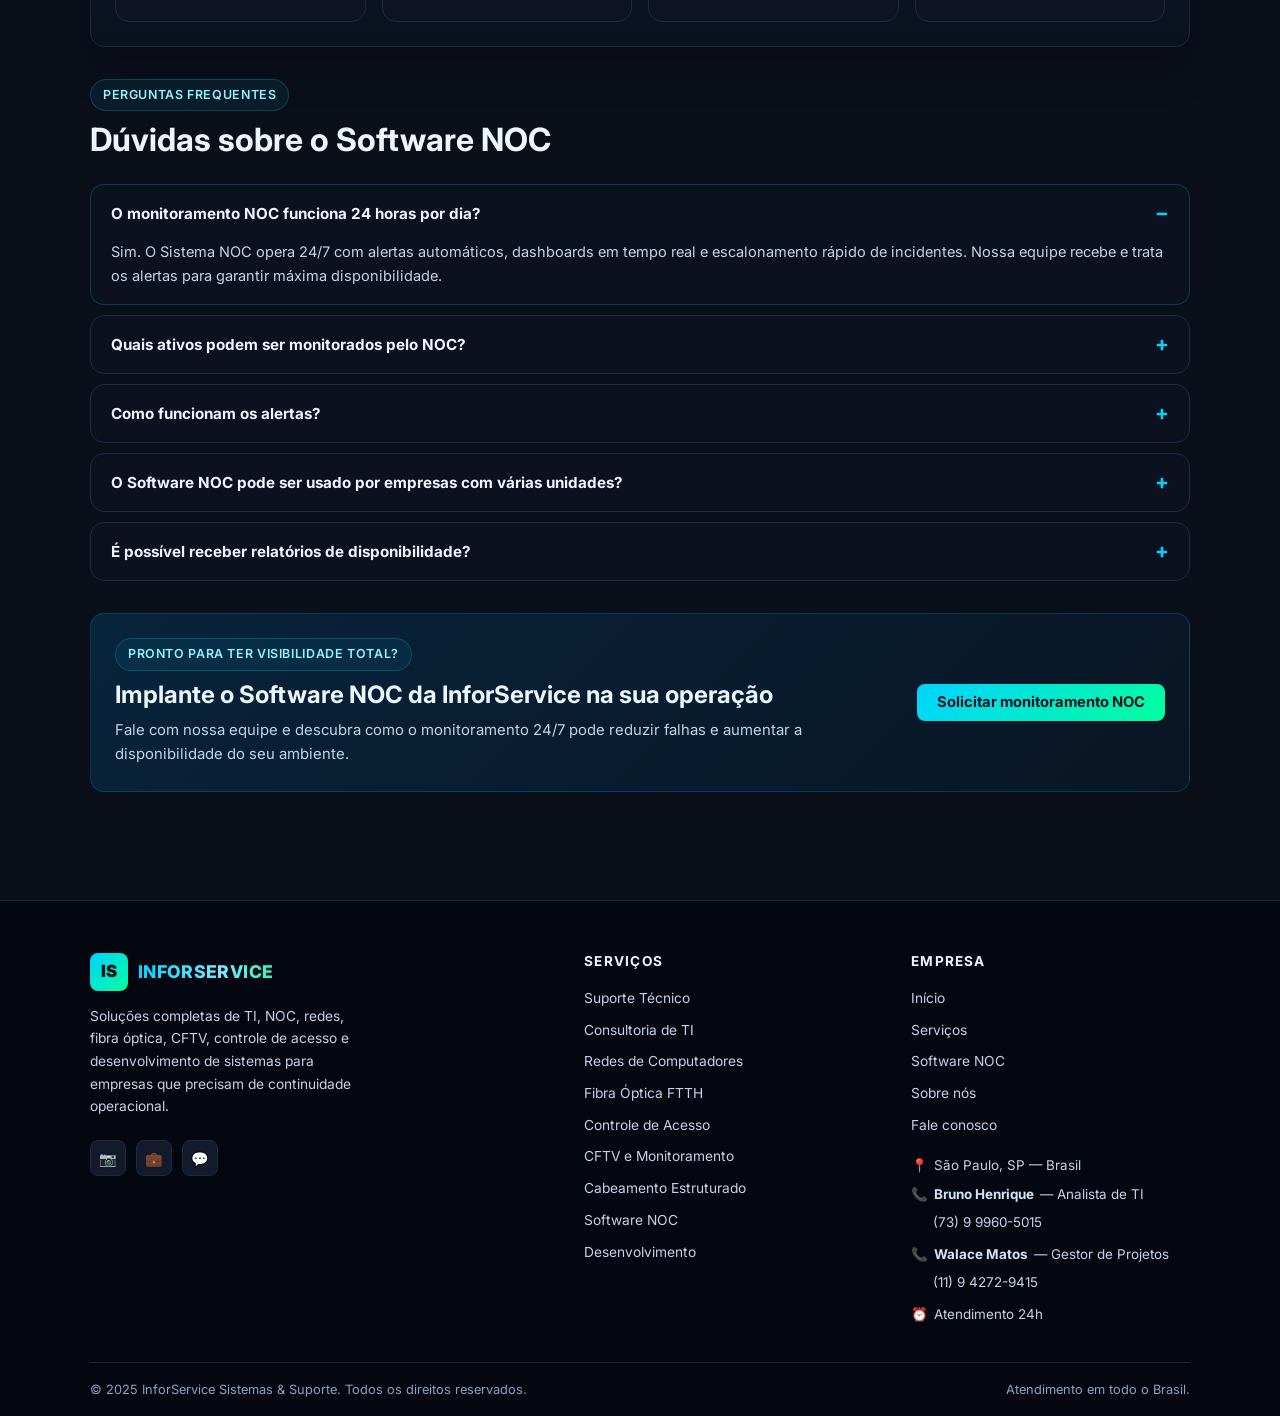
<file: Site InforService/noc.html>
<!DOCTYPE html>
<html lang="pt-BR">
<head>
    <meta charset="UTF-8">
    <meta name="viewport" content="width=device-width, initial-scale=1.0">
    <meta name="description" content="Software NOC da InforService: monitoramento 24/7 de servidores, redes, links, câmeras e controle de acesso, com dashboards em tempo real, alertas inteligentes e gestão de incidentes.">
    <meta name="robots" content="index,follow">
    <link rel="canonical" href="https://inforservicesistemas.site/noc.html">

    <meta property="og:type"        content="website">
    <meta property="og:locale"      content="pt_BR">
    <meta property="og:site_name"   content="InforService">
    <meta property="og:title"       content="Software NOC | Network Operations Center — InforService">
    <meta property="og:description" content="Central de operações que monitora 24/7 toda a sua infraestrutura, com dashboards, alertas inteligentes e gestão proativa de incidentes.">
    <meta property="og:url"         content="https://inforservicesistemas.site/noc.html">

    <meta name="twitter:card"        content="summary_large_image">
    <meta name="twitter:title"       content="Software NOC | Network Operations Center — InforService">
    <meta name="twitter:description" content="Monitoramento 24/7, dashboards em tempo real, alertas inteligentes e gestão de incidentes para toda a sua infraestrutura.">

    <title>InforService | Software NOC — Network Operations Center</title>
    <link rel="icon" type="image/svg+xml" href="assets/img/favicon.svg">
    <link rel="preconnect" href="https://fonts.googleapis.com">
    <link rel="preconnect" href="https://fonts.gstatic.com" crossorigin>
    <link href="https://fonts.googleapis.com/css2?family=Inter:wght@400;500;600;700;800&display=swap" rel="stylesheet">
    <link rel="stylesheet" href="assets/css/style.css">

    <script type="application/ld+json">
    {
        "@context": "https://schema.org",
        "@type": "Service",
        "name": "Software NOC — Network Operations Center",
        "provider": { "@type": "ProfessionalService", "name": "InforService Sistemas & Suporte" },
        "areaServed": "Brasil",
        "description": "Central de operações de rede com monitoramento 24/7, dashboards em tempo real, alertas inteligentes e gestão de incidentes.",
        "url": "https://inforservicesistemas.site/noc.html"
    }
    </script>
</head>
<body>

<div class="topbar">
    <div class="container topbar-content">
        <span>Suporte técnico, NOC 24/7 e infraestrutura completa para sua empresa.</span>
        <a href="contact.html">Solicitar proposta</a>
    </div>
</div>

<header class="site-header">
    <div class="container">
        <a class="brand" href="index.html" aria-label="InforService — página inicial">
            <div class="brand-icon" aria-hidden="true">IS</div>
            <span class="brand-title">InforService</span>
        </a>
        <button class="nav-toggle" aria-label="Abrir menu de navegação" aria-expanded="false" aria-controls="main-nav">
            <span></span><span></span><span></span>
        </button>
        <nav id="main-nav" class="nav" aria-label="Navegação principal">
            <a href="index.html">Início</a>
            <a href="services.html">Serviços</a>
            <a href="noc.html">Software NOC</a>
            <a href="about.html">Sobre</a>
            <a href="contact.html" class="nav-cta">Fale conosco</a>
        </nav>
    </div>
</header>

<main class="container content" role="main">

    <!-- PAGE HERO -->
    <section class="page-hero reveal-on-scroll">
        <nav aria-label="Caminho de navegação" class="breadcrumb">
            <a href="index.html">Início</a>
            <span aria-hidden="true">›</span>
            <span aria-current="page">Software NOC</span>
        </nav>
        <span class="eyebrow">Software NOC — Network Operations Center</span>
        <h1>Monitoramento 24/7 e visibilidade total da sua infraestrutura</h1>
        <p>O Software NOC da InforService centraliza o monitoramento de servidores, redes, links, câmeras, controle de acesso e aplicações em uma única central de operações — com alertas inteligentes, gestão de incidentes e resposta proativa para garantir a máxima disponibilidade do seu ambiente.</p>
    </section>

    <!-- DASHBOARD AO VIVO -->
    <section class="section-block card glass-card reveal-on-scroll">
        <div class="grid-2" style="gap:40px">
            <div>
                <span class="eyebrow">Painel de operações</span>
                <h2>Tudo o que acontece na sua infraestrutura, em um só painel</h2>
                <p style="color:var(--clr-text-muted);line-height:1.75;margin-bottom:18px">O dashboard do Sistema NOC reúne em tempo real o status de todos os ativos monitorados — servidores, switches, links de internet, câmeras e controle de acesso — com indicadores de disponibilidade e alertas classificados por criticidade.</p>
                <ul class="check-list">
                    <li>Status dos ativos em tempo real</li>
                    <li>Indicador de uptime da operação</li>
                    <li>Alertas classificados por criticidade</li>
                    <li>Histórico de incidentes e ocorrências</li>
                </ul>
            </div>
            <aside class="hero-panel card glass-card" aria-label="Painel de monitoramento NOC">
                <span class="panel-label">Sistema NOC — ao vivo</span>
                <div class="noc-visual">
                    <div class="noc-header">
                        <span class="noc-header-title">InforService NOC Dashboard</span>
                        <div class="noc-dots" aria-hidden="true">
                            <div class="noc-dot green"></div>
                            <div class="noc-dot cyan"></div>
                            <div class="noc-dot red"></div>
                        </div>
                    </div>
                    <div class="noc-metric-row" aria-hidden="true">
                        <div class="noc-metric">
                            <span class="noc-metric-value">247</span>
                            <span class="noc-metric-label">Ativos</span>
                        </div>
                        <div class="noc-metric">
                            <span class="noc-metric-value" style="color:var(--clr-green)">99.2%</span>
                            <span class="noc-metric-label">Uptime</span>
                        </div>
                        <div class="noc-metric">
                            <span class="noc-metric-value" style="color:#f0a030">3</span>
                            <span class="noc-metric-label">Alertas</span>
                        </div>
                    </div>
                    <div class="noc-alert-list" aria-hidden="true">
                        <div class="noc-alert ok">
                            <span class="noc-alert-text">Firewall principal — OK</span>
                            <span class="noc-alert-status">NORMAL</span>
                        </div>
                        <div class="noc-alert warn">
                            <span class="noc-alert-text">Switch L3 — Latência elevada</span>
                            <span class="noc-alert-status">ATENÇÃO</span>
                        </div>
                        <div class="noc-alert ok">
                            <span class="noc-alert-text">Link fibra FTTH — Ativo</span>
                            <span class="noc-alert-status">NORMAL</span>
                        </div>
                        <div class="noc-alert crit">
                            <span class="noc-alert-text">Câmera Setor B — Offline</span>
                            <span class="noc-alert-status">CRÍTICO</span>
                        </div>
                        <div class="noc-alert ok">
                            <span class="noc-alert-text">Controle de acesso — OK</span>
                            <span class="noc-alert-status">NORMAL</span>
                        </div>
                    </div>
                </div>
            </aside>
        </div>
    </section>

    <!-- O QUE É O SISTEMA NOC -->
    <section class="section-block reveal-on-scroll">
        <div class="service-detail-section">
            <div class="service-detail-content">
                <div class="service-icon-badge">
                    <svg viewBox="0 0 24 24" aria-hidden="true"><path d="M9 17H5a2 2 0 01-2-2V5a2 2 0 012-2h14a2 2 0 012 2v5m-4 9h4m-4 0v4m0-4l-4-4"/><circle cx="12" cy="12" r="3"/></svg>
                </div>
                <span class="eyebrow">O que é o Sistema NOC</span>
                <h3>Uma central de operações dedicada à sua empresa</h3>
                <p>Nossa Central de Operações de Rede (NOC) monitora 24 horas por dia, 7 dias por semana, todos os ativos do seu ambiente: servidores, switches, links de internet, câmeras, controles de acesso e aplicações — com alertas inteligentes e resposta proativa a incidentes.</p>
                <p>Dashboards em tempo real, relatórios de disponibilidade e escalonamento automático garantem que nada passe despercebido na sua operação, reduzindo o tempo de parada e aumentando a previsibilidade do negócio.</p>
                <ul class="check-list">
                    <li>Monitoramento 24/7 de ativos</li>
                    <li>Dashboard centralizado em tempo real</li>
                    <li>Alertas por e-mail, SMS e WhatsApp</li>
                    <li>Gestão de incidentes e escalonamento</li>
                    <li>Relatórios de disponibilidade e uptime</li>
                    <li>Análise de tendências e planejamento preventivo</li>
                </ul>
                <a class="button" href="contact.html?service=Sistema%20NOC" style="margin-top:20px">Solicitar monitoramento NOC</a>
            </div>
            <div class="service-detail-image">
                <img src="assets/img/services/sistemanoc.jpg" alt="Sistema NOC — InforService" loading="lazy" width="800" height="450">
            </div>
        </div>
    </section>

    <!-- FUNCIONALIDADES DO SOFTWARE NOC -->
    <section class="section-block reveal-on-scroll">
        <div class="section-header">
            <div>
                <span class="eyebrow">Por dentro do sistema</span>
                <h2>Funcionalidades do Software NOC</h2>
            </div>
            <p>Telas reais da plataforma utilizada pela InforService para monitorar, mapear e auditar a infraestrutura dos nossos clientes.</p>
        </div>

        <div class="grid-cards metrics-grid" style="margin-bottom:8px">
            <article class="info-card accent-card"><span class="mini-label">Faixa de varredura</span><h4>512</h4><p>endereços IP (/23) entre redes e sub-redes em uma única varredura.</p></article>
            <article class="info-card accent-card"><span class="mini-label">Atualização</span><h4>3s</h4><p>intervalo de atualização do dashboard e da topologia em tempo real.</p></article>
            <article class="info-card accent-card"><span class="mini-label">Monitoramento</span><h4>24/7</h4><p>visibilidade contínua de servidores, redes, câmeras e acessos.</p></article>
            <article class="info-card accent-card"><span class="mini-label">Rastreabilidade</span><h4>100%</h4><p>dos eventos online/offline registrados para auditoria e SLA.</p></article>
        </div>

        <div class="service-detail-section" id="dashboard-noc">
            <div class="service-detail-content">
                <div class="service-icon-badge">
                    <svg viewBox="0 0 24 24" aria-hidden="true"><path d="M3 3v18h18M7 16l4-6 3 4 5-8"/></svg>
                </div>
                <span class="eyebrow">Dashboard NOC 7.0</span>
                <h3>Painel de controle com atualização automática a cada 3 segundos</h3>
                <p>O dashboard reúne em uma única tela tudo o que importa: total de dispositivos monitorados, quantos estão online, offline ou aguardando verificação, gráfico de latência média em tempo real e a lista de alertas ativos — sem precisar abrir múltiplos sistemas.</p>
                <p>Cada dispositivo aparece em um card com IP, hostname, MAC, fabricante, portas abertas, status SNMP e latência atual, permitindo identificar problemas antes que afetem a operação.</p>
                <ul class="check-list">
                    <li>Atualização automática a cada 3 segundos</li>
                    <li>Resumo instantâneo: total, online, offline e aguardando</li>
                    <li>Gráfico de latência média em tempo real</li>
                    <li>Cards detalhados por dispositivo (IP, MAC, fabricante, portas, SNMP)</li>
                    <li>Painel de alertas ativos sempre visível</li>
                </ul>
            </div>
            <div class="noc-screenshot">
                <img src="assets/img/noc/dashboard.jpeg" alt="Dashboard do Software NOC 7.0 mostrando dispositivos online, gráfico de latência e alertas ativos" loading="lazy" width="1154" height="1011">
            </div>
        </div>

        <div class="service-detail-section reverse" id="topologia-noc">
            <div class="service-detail-content">
                <div class="service-icon-badge">
                    <svg viewBox="0 0 24 24" aria-hidden="true"><circle cx="6" cy="6" r="2"/><circle cx="18" cy="6" r="2"/><circle cx="6" cy="18" r="2"/><circle cx="18" cy="18" r="2"/><circle cx="12" cy="12" r="2"/><path d="M8 7l3 4M16 7l-3 4M8 17l3-4M16 17l-3-4"/></svg>
                </div>
                <span class="eyebrow">Topologia em Tempo Real</span>
                <h3>Veja sua rede como um mapa vivo, não como uma planilha</h3>
                <p>A topologia interativa desenha automaticamente as conexões entre os dispositivos da rede, com nós coloridos por status: verde para online, vermelho para offline e amarelo para aguardando verificação.</p>
                <p>Basta clicar em qualquer nó para abrir o painel de detalhes — descrição, tipo, fabricante, hostname, latência e portas — facilitando o diagnóstico visual de toda a infraestrutura em segundos.</p>
                <ul class="check-list">
                    <li>Mapa interativo gerado automaticamente</li>
                    <li>Cores indicam status em tempo real (online, offline, aguardando)</li>
                    <li>Clique no dispositivo para ver detalhes completos</li>
                    <li>Reorganização e centralização do mapa com um clique</li>
                    <li>Legenda clara para leitura rápida por toda a equipe</li>
                </ul>
            </div>
            <div class="noc-screenshot">
                <img src="assets/img/noc/topologia-rede.jpeg" alt="Mapa de topologia de rede em tempo real com dispositivos conectados e status colorido" loading="lazy" width="1154" height="842">
            </div>
        </div>

        <div class="service-detail-section" id="scanner-noc">
            <div class="service-detail-content">
                <div class="service-icon-badge">
                    <svg viewBox="0 0 24 24" aria-hidden="true"><circle cx="11" cy="11" r="7"/><path d="M21 21l-4.35-4.35"/></svg>
                </div>
                <span class="eyebrow">Scanner de Rede</span>
                <h3>Varredura de redes e sub-redes — de /24 até /23, com até 512 IPs por scan</h3>
                <p>O scanner varre faixas de IP configuráveis — de redes /24 a /23, cobrindo até 512 endereços entre múltiplas redes e sub-redes em uma única varredura — e identifica automaticamente cada dispositivo conectado: computadores, câmeras IP, switches, roteadores e outros equipamentos, sem necessidade de cadastro manual.</p>
                <p>Para cada dispositivo encontrado, o sistema reconhece endereço MAC, fabricante, hostname e os protocolos disponíveis (HTTP, HTTPS, RTSP, ONVIF, SSH, RDP, SMB, SNMP). No exemplo ao lado, 129 dispositivos foram identificados automaticamente em poucos segundos, prontos para serem adicionados ao monitoramento com um clique.</p>
                <ul class="check-list">
                    <li>Varredura de faixas de IP configuráveis, de /24 até /23 (até 512 IPs)</li>
                    <li>Cobertura simultânea de múltiplas redes e sub-redes</li>
                    <li>Identificação automática por MAC, fabricante e hostname</li>
                    <li>Detecção de protocolos HTTP, HTTPS, RTSP, ONVIF, SSH, RDP, SMB e SNMP</li>
                    <li>Reconhecimento de câmeras IP, computadores e dispositivos de rede</li>
                    <li>Adição em lote dos equipamentos encontrados ao monitoramento</li>
                </ul>
            </div>
            <div class="noc-screenshot">
                <img src="assets/img/noc/scanner-rede.jpeg" alt="Scanner de rede com descoberta automática de 129 dispositivos, exibindo MAC, fabricante e protocolos" loading="lazy" width="1280" height="760">
            </div>
        </div>

        <div class="service-detail-section reverse" id="gestao-noc">
            <div class="service-detail-content">
                <div class="service-icon-badge">
                    <svg viewBox="0 0 24 24" aria-hidden="true"><rect x="3" y="4" width="18" height="16" rx="2"/><path d="M3 10h18M8 4v16"/></svg>
                </div>
                <span class="eyebrow">Gestão de Dispositivos</span>
                <h3>Controle total de cada ativo, com ações em um clique</h3>
                <p>Todos os dispositivos monitorados ficam organizados em uma lista única, com status em tempo real (online/offline), tipo de equipamento e ações rápidas de Info, Ping, Editar e Excluir.</p>
                <p>A equipe técnica consegue testar a conectividade, revisar informações e ajustar o monitoramento de qualquer ativo sem sair da tela principal — agilizando o atendimento e a resolução de problemas.</p>
                <ul class="check-list">
                    <li>Lista centralizada de todos os dispositivos monitorados</li>
                    <li>Status online/offline atualizado em tempo real</li>
                    <li>Ações rápidas: Info, Ping, Editar e Excluir</li>
                    <li>Classificação por tipo de equipamento</li>
                    <li>Importação e cadastro manual de novos dispositivos</li>
                </ul>
            </div>
            <div class="noc-screenshot">
                <img src="assets/img/noc/painel-monitoramento.jpeg" alt="Painel de gestão de dispositivos com status online e ações de Info, Ping, Editar e Excluir" loading="lazy" width="1280" height="760">
            </div>
        </div>

        <div class="service-detail-section" id="logs-noc">
            <div class="service-detail-content">
                <div class="service-icon-badge">
                    <svg viewBox="0 0 24 24" aria-hidden="true"><path d="M14 2H6a2 2 0 00-2 2v16a2 2 0 002 2h12a2 2 0 002-2V8z"/><path d="M14 2v6h6M9 13h6M9 17h6M9 9h1"/></svg>
                </div>
                <span class="eyebrow">Logs e Auditoria</span>
                <h3>Histórico completo de eventos para auditoria e diagnóstico</h3>
                <p>Cada mudança de status — de online para offline e vice-versa — fica registrada com data, hora, IP e nome do dispositivo, criando uma trilha de auditoria completa da disponibilidade da sua rede.</p>
                <p>Esse histórico é a base para identificar quedas recorrentes, medir o tempo de indisponibilidade de cada equipamento e embasar relatórios de SLA com dados reais.</p>
                <ul class="check-list">
                    <li>Registro detalhado de cada evento online/offline</li>
                    <li>Data e hora exatas de cada ocorrência</li>
                    <li>Identificação do dispositivo e endereço IP</li>
                    <li>Atualização e limpeza de logs sob demanda</li>
                    <li>Base de dados para relatórios de disponibilidade e SLA</li>
                </ul>
            </div>
            <div class="noc-screenshot">
                <img src="assets/img/noc/log-eventos.jpeg" alt="Log de eventos do Software NOC com histórico de status online e offline por dispositivo, com data e hora" loading="lazy" width="1280" height="760">
            </div>
        </div>
    </section>

    <!-- COMO O NOC ATUA -->
    <section class="section-block reveal-on-scroll">
        <div class="section-header">
            <div>
                <span class="eyebrow">Fluxo de operação</span>
                <h2>Como o Software NOC atua no dia a dia</h2>
            </div>
            <p>Da identificação do alerta à resolução do incidente, cada etapa é estruturada para reduzir o impacto na sua operação.</p>
        </div>
        <div class="timeline">
            <div class="timeline-step"><span>1</span><h4>Monitorar</h4><p>O NOC acompanha continuamente todos os ativos monitorados, identificando alertas e comportamentos fora do padrão.</p></div>
            <div class="timeline-step"><span>2</span><h4>Detectar</h4><p>Anomalias, quedas de link, falhas de equipamento e degradação de performance são identificadas em tempo real.</p></div>
            <div class="timeline-step"><span>3</span><h4>Alertar</h4><p>Notificações automáticas por e-mail, SMS e WhatsApp são enviadas com classificação de criticidade e escalonamento.</p></div>
            <div class="timeline-step"><span>4</span><h4>Resolver e Reportar</h4><p>A equipe técnica atua na correção e a operação recebe relatórios de disponibilidade, uptime e tendências.</p></div>
        </div>
    </section>

    <!-- ONDE O NOC SE APLICA -->
    <section class="section-block card glass-card reveal-on-scroll">
        <div class="section-header compact">
            <div>
                <span class="eyebrow">Onde o Software NOC se aplica</span>
                <h2>Visibilidade centralizada para qualquer operação</h2>
            </div>
        </div>
        <div class="grid-cards">
            <article class="info-card"><h4>🌐 Operações Multisite</h4><p>Visão centralizada de todas as unidades via NOC, com VPN entre filiais, monitoramento e priorização técnica por criticidade.</p></article>
            <article class="info-card"><h4>🏪 Comércio e Varejo</h4><p>Monitoramento de PDV, rede, internet, CFTV e sistemas que não podem parar durante o horário de funcionamento.</p></article>
            <article class="info-card"><h4>🏭 Indústria e Logística</h4><p>Monitoramento de redes, controle de acesso, CFTV e sistemas de automação em ambientes industriais.</p></article>
            <article class="info-card"><h4>📡 Provedores de Internet</h4><p>Monitoramento de redes FTTH, OLT e ativos de rede para provedores regionais e locais.</p></article>
        </div>
    </section>

    <!-- FAQ -->
    <section class="section-block faq-wrap reveal-on-scroll">
        <div class="section-header">
            <div>
                <span class="eyebrow">Perguntas frequentes</span>
                <h2>Dúvidas sobre o Software NOC</h2>
            </div>
        </div>
        <div class="faq-list">
            <details class="faq-item" open>
                <summary>O monitoramento NOC funciona 24 horas por dia?</summary>
                <p>Sim. O Sistema NOC opera 24/7 com alertas automáticos, dashboards em tempo real e escalonamento rápido de incidentes. Nossa equipe recebe e trata os alertas para garantir máxima disponibilidade.</p>
            </details>
            <details class="faq-item">
                <summary>Quais ativos podem ser monitorados pelo NOC?</summary>
                <p>Servidores, switches, roteadores, links de internet, câmeras IP, controles de acesso e aplicações — qualquer ativo com endereço de rede pode ser incluído no monitoramento.</p>
            </details>
            <details class="faq-item">
                <summary>Como funcionam os alertas?</summary>
                <p>Os alertas são classificados por criticidade (normal, atenção e crítico) e enviados automaticamente por e-mail, SMS e WhatsApp, com escalonamento para a equipe técnica responsável.</p>
            </details>
            <details class="faq-item">
                <summary>O Software NOC pode ser usado por empresas com várias unidades?</summary>
                <p>Sim. O NOC foi projetado para operações multisite, oferecendo visão centralizada de todas as filiais em um único painel, com priorização técnica por criticidade.</p>
            </details>
            <details class="faq-item">
                <summary>É possível receber relatórios de disponibilidade?</summary>
                <p>Sim. O sistema gera relatórios periódicos de disponibilidade, uptime e análise de tendências, apoiando o planejamento preventivo da sua infraestrutura.</p>
            </details>
        </div>
    </section>

    <!-- CTA -->
    <section class="section-block cta-banner card reveal-on-scroll">
        <div>
            <span class="eyebrow">Pronto para ter visibilidade total?</span>
            <h3>Implante o Software NOC da InforService na sua operação</h3>
            <p>Fale com nossa equipe e descubra como o monitoramento 24/7 pode reduzir falhas e aumentar a disponibilidade do seu ambiente.</p>
        </div>
        <a class="button" href="contact.html?service=Sistema%20NOC">Solicitar monitoramento NOC</a>
    </section>

</main>

<footer class="site-footer">
    <div class="container">
        <div class="footer-grid">
            <div class="footer-brand">
                <a class="brand" href="index.html" aria-label="InforService">
                    <div class="brand-icon">IS</div>
                    <span class="brand-title footer-brand-title">InforService</span>
                </a>
                <p>Soluções completas de TI, NOC, redes, fibra óptica, CFTV, controle de acesso e desenvolvimento de sistemas para empresas que precisam de continuidade operacional.</p>
                <div class="footer-social">
                    <a href="https://www.instagram.com/inf.orservicesistemas" target="_blank" rel="noopener noreferrer" aria-label="Instagram da InforService" title="Instagram">📷</a>
                    <a href="#" aria-label="LinkedIn da InforService" title="LinkedIn">💼</a>
                    <a href="https://wa.me/73999605015" aria-label="WhatsApp da InforService" title="WhatsApp" target="_blank" rel="noopener">💬</a>
                </div>
            </div>
            <div class="footer-col">
                <h4>Serviços</h4>
                <div class="footer-links">
                    <a href="services.html#suporte">Suporte Técnico</a>
                    <a href="services.html#consultoria">Consultoria de TI</a>
                    <a href="services.html#redes">Redes de Computadores</a>
                    <a href="services.html#ftth">Fibra Óptica FTTH</a>
                    <a href="services.html#acesso">Controle de Acesso</a>
                    <a href="services.html#cftv">CFTV e Monitoramento</a>
                    <a href="services.html#cabeamento">Cabeamento Estruturado</a>
                    <a href="noc.html">Software NOC</a>
                    <a href="services.html#desenvolvimento">Desenvolvimento</a>
                </div>
            </div>
            <div class="footer-col">
                <h4>Empresa</h4>
                <div class="footer-links">
                    <a href="index.html">Início</a>
                    <a href="services.html">Serviços</a>
                    <a href="noc.html">Software NOC</a>
                    <a href="about.html">Sobre nós</a>
                    <a href="contact.html">Fale conosco</a>
                </div>
                <div class="footer-contact">
                    <p class="footer-contact-line"><span aria-hidden="true">📍</span> São Paulo, SP — Brasil</p>
                    <p class="footer-contact-line"><span aria-hidden="true">📞</span> <strong class="footer-contact-name">Bruno Henrique</strong> — Analista de TI</p>
                    <p class="footer-contact-phone">(73) 9 9960-5015</p>
                    <p class="footer-contact-line"><span aria-hidden="true">📞</span> <strong class="footer-contact-name">Walace Matos</strong> — Gestor de Projetos</p>
                    <p class="footer-contact-phone">(11) 9 4272-9415</p>
                    <p class="footer-contact-line"><span aria-hidden="true">⏰</span> Atendimento 24h</p>
                </div>
            </div>
        </div>
        <div class="footer-bottom">
            <p>© 2025 InforService Sistemas &amp; Suporte. Todos os direitos reservados.</p>
            <p>Atendimento em todo o Brasil.</p>
        </div>
    </div>
</footer>

<a class="whatsapp-float" href="https://wa.me/73999605015?text=Ol%C3%A1%2C%20gostaria%20de%20saber%20mais%20sobre%20o%20Sistema%20NOC%20da%20InforService" target="_blank" rel="noopener noreferrer" aria-label="Falar pelo WhatsApp">
    <svg viewBox="0 0 24 24" aria-hidden="true"><path d="M17.472 14.382c-.297-.149-1.758-.867-2.03-.967-.273-.099-.471-.148-.67.15-.197.297-.767.966-.94 1.164-.173.199-.347.223-.644.075-.297-.15-1.255-.463-2.39-1.475-.883-.788-1.48-1.761-1.653-2.059-.173-.297-.018-.458.13-.606.134-.133.298-.347.446-.52.149-.174.198-.298.298-.497.099-.198.05-.371-.025-.52-.075-.149-.669-1.612-.916-2.207-.242-.579-.487-.5-.669-.51-.173-.008-.371-.01-.57-.01-.198 0-.52.074-.792.372-.272.297-1.04 1.016-1.04 2.479 0 1.462 1.065 2.875 1.213 3.074.149.198 2.096 3.2 5.077 4.487.709.306 1.262.489 1.694.625.712.227 1.36.195 1.871.118.571-.085 1.758-.719 2.006-1.413.248-.694.248-1.289.173-1.413-.074-.124-.272-.198-.57-.347m-5.421 7.403h-.004a9.87 9.87 0 01-5.031-1.378l-.361-.214-3.741.982.998-3.648-.235-.374a9.86 9.86 0 01-1.51-5.26c.001-5.45 4.436-9.884 9.888-9.884 2.64 0 5.122 1.03 6.988 2.898a9.825 9.825 0 012.893 6.994c-.003 5.45-4.437 9.884-9.885 9.884m8.413-18.297A11.815 11.815 0 0012.05 0C5.495 0 .16 5.335.157 11.892c0 2.096.547 4.142 1.588 5.945L.057 24l6.305-1.654a11.882 11.882 0 005.683 1.448h.005c6.554 0 11.89-5.335 11.893-11.893a11.821 11.821 0 00-3.48-8.413z"/></svg>
    WhatsApp
</a>

<script src="assets/js/config.js"></script>
<script src="assets/js/site.js"></script>
</body>
</html>
</file>
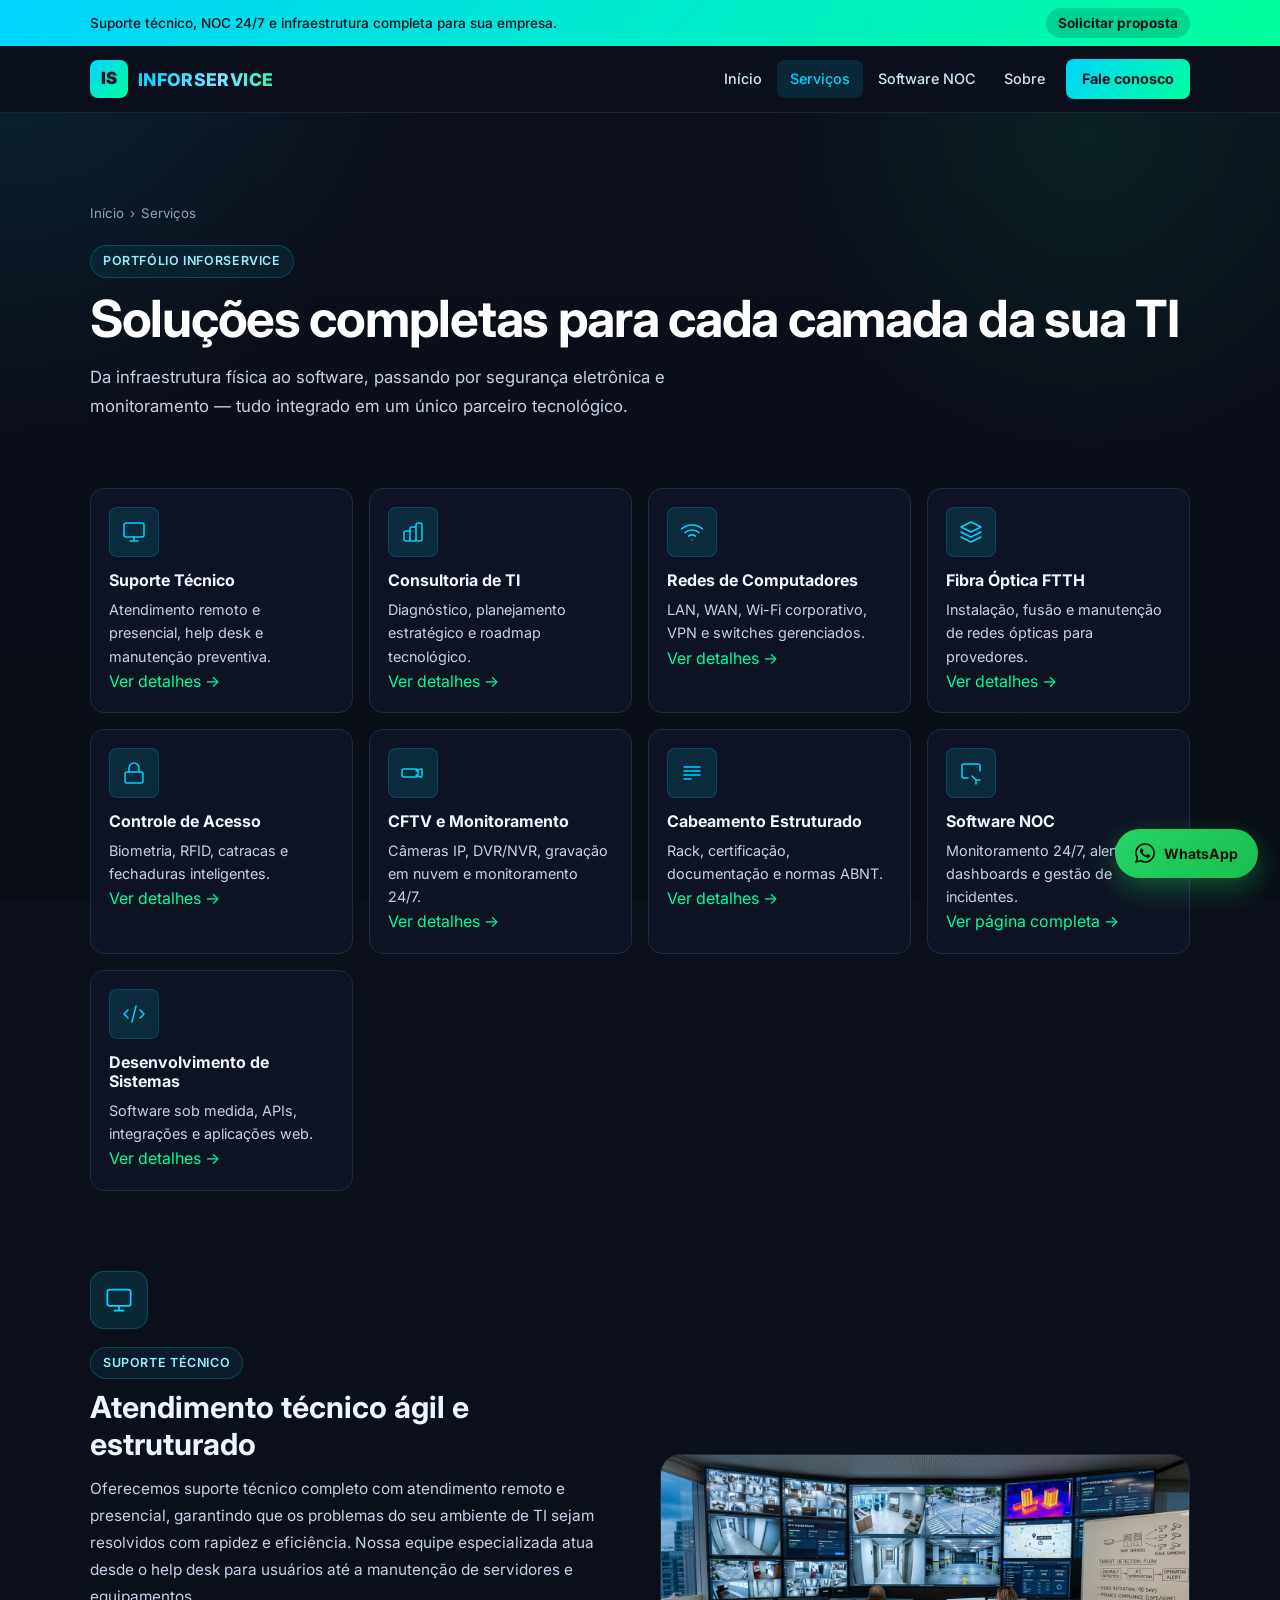
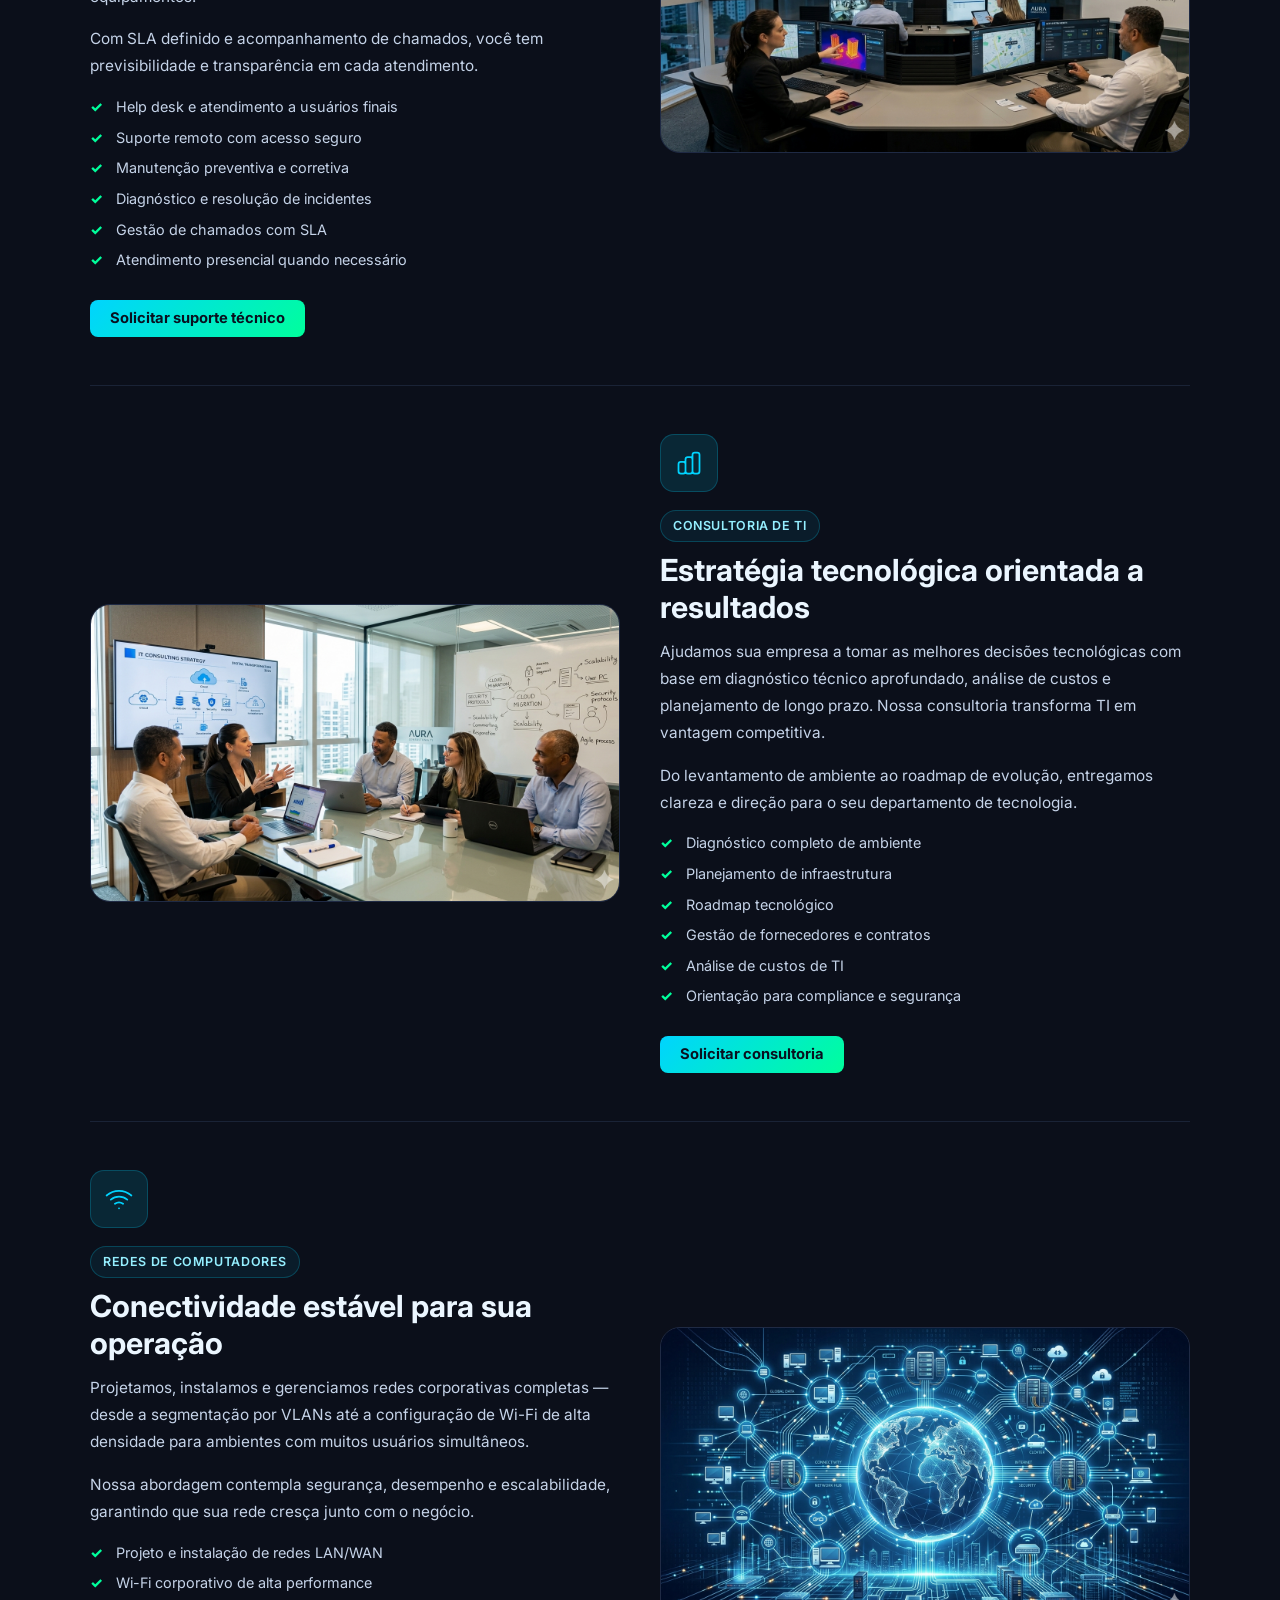
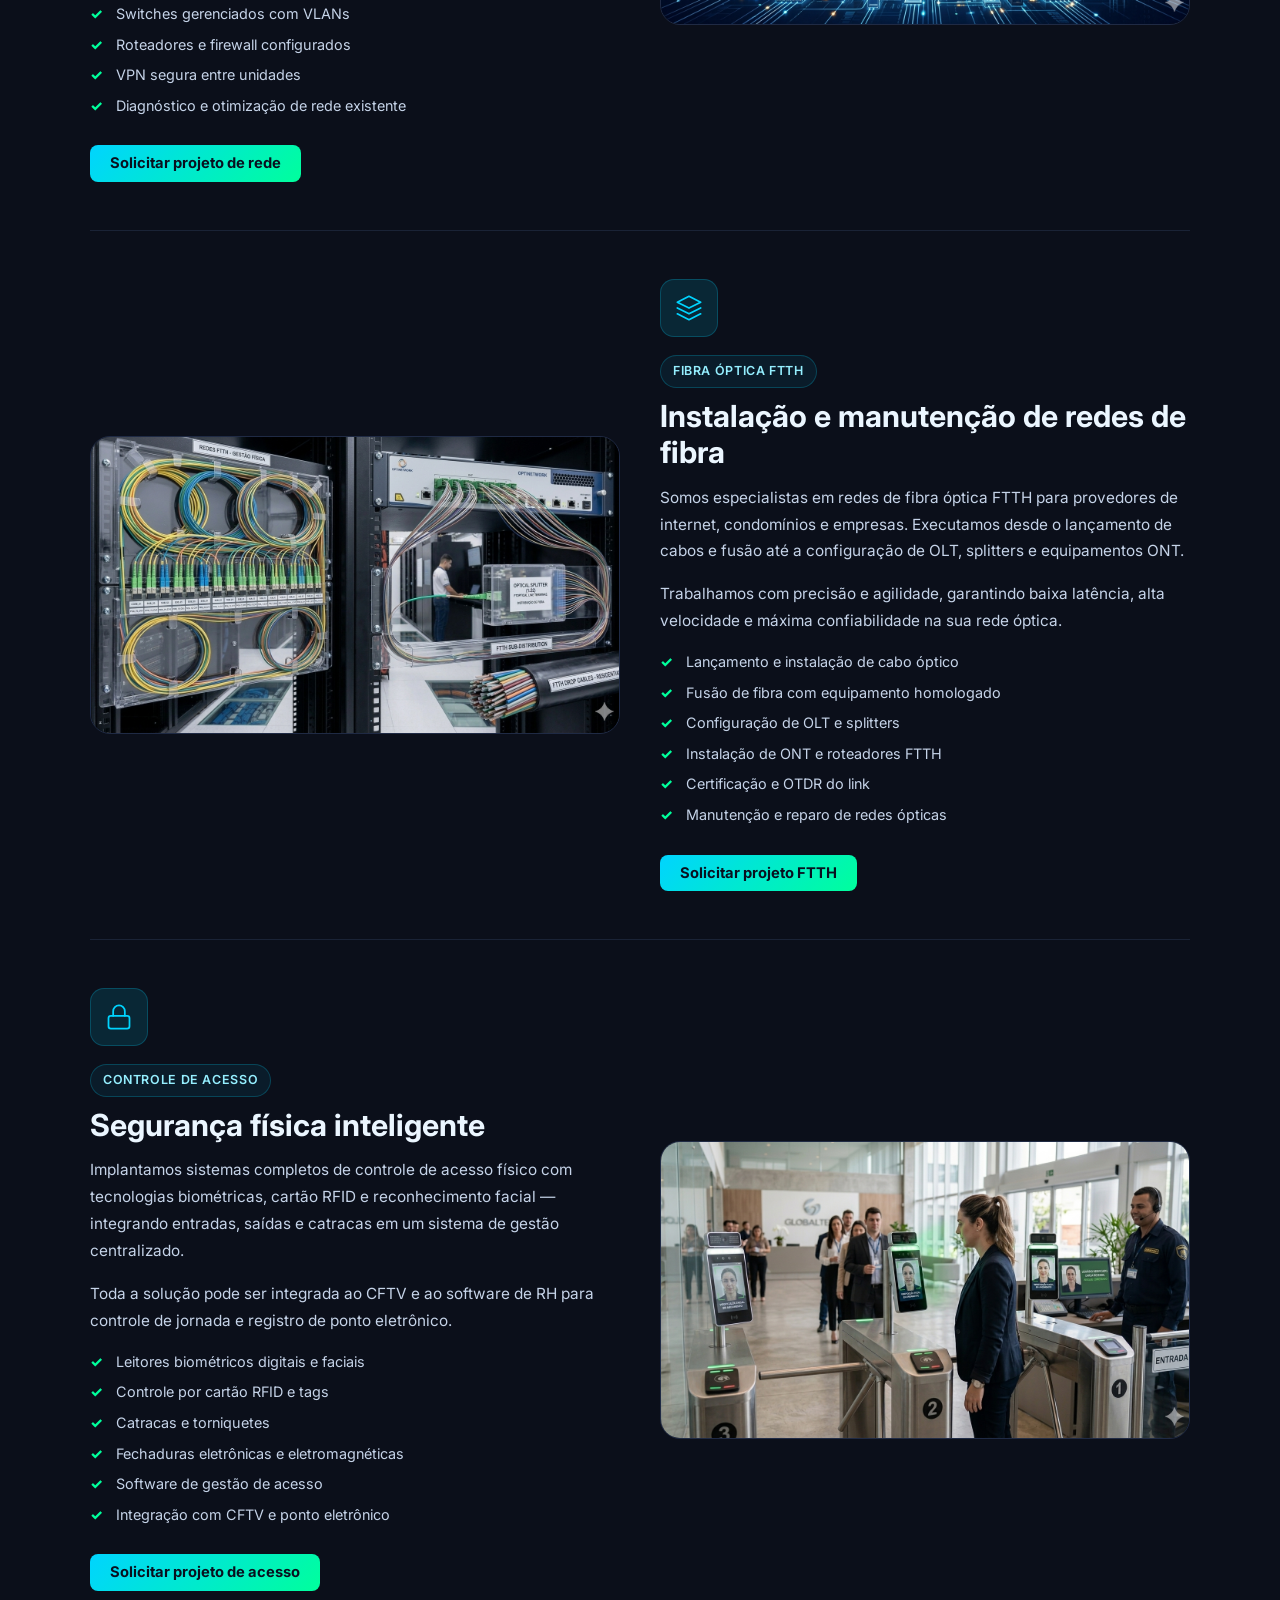
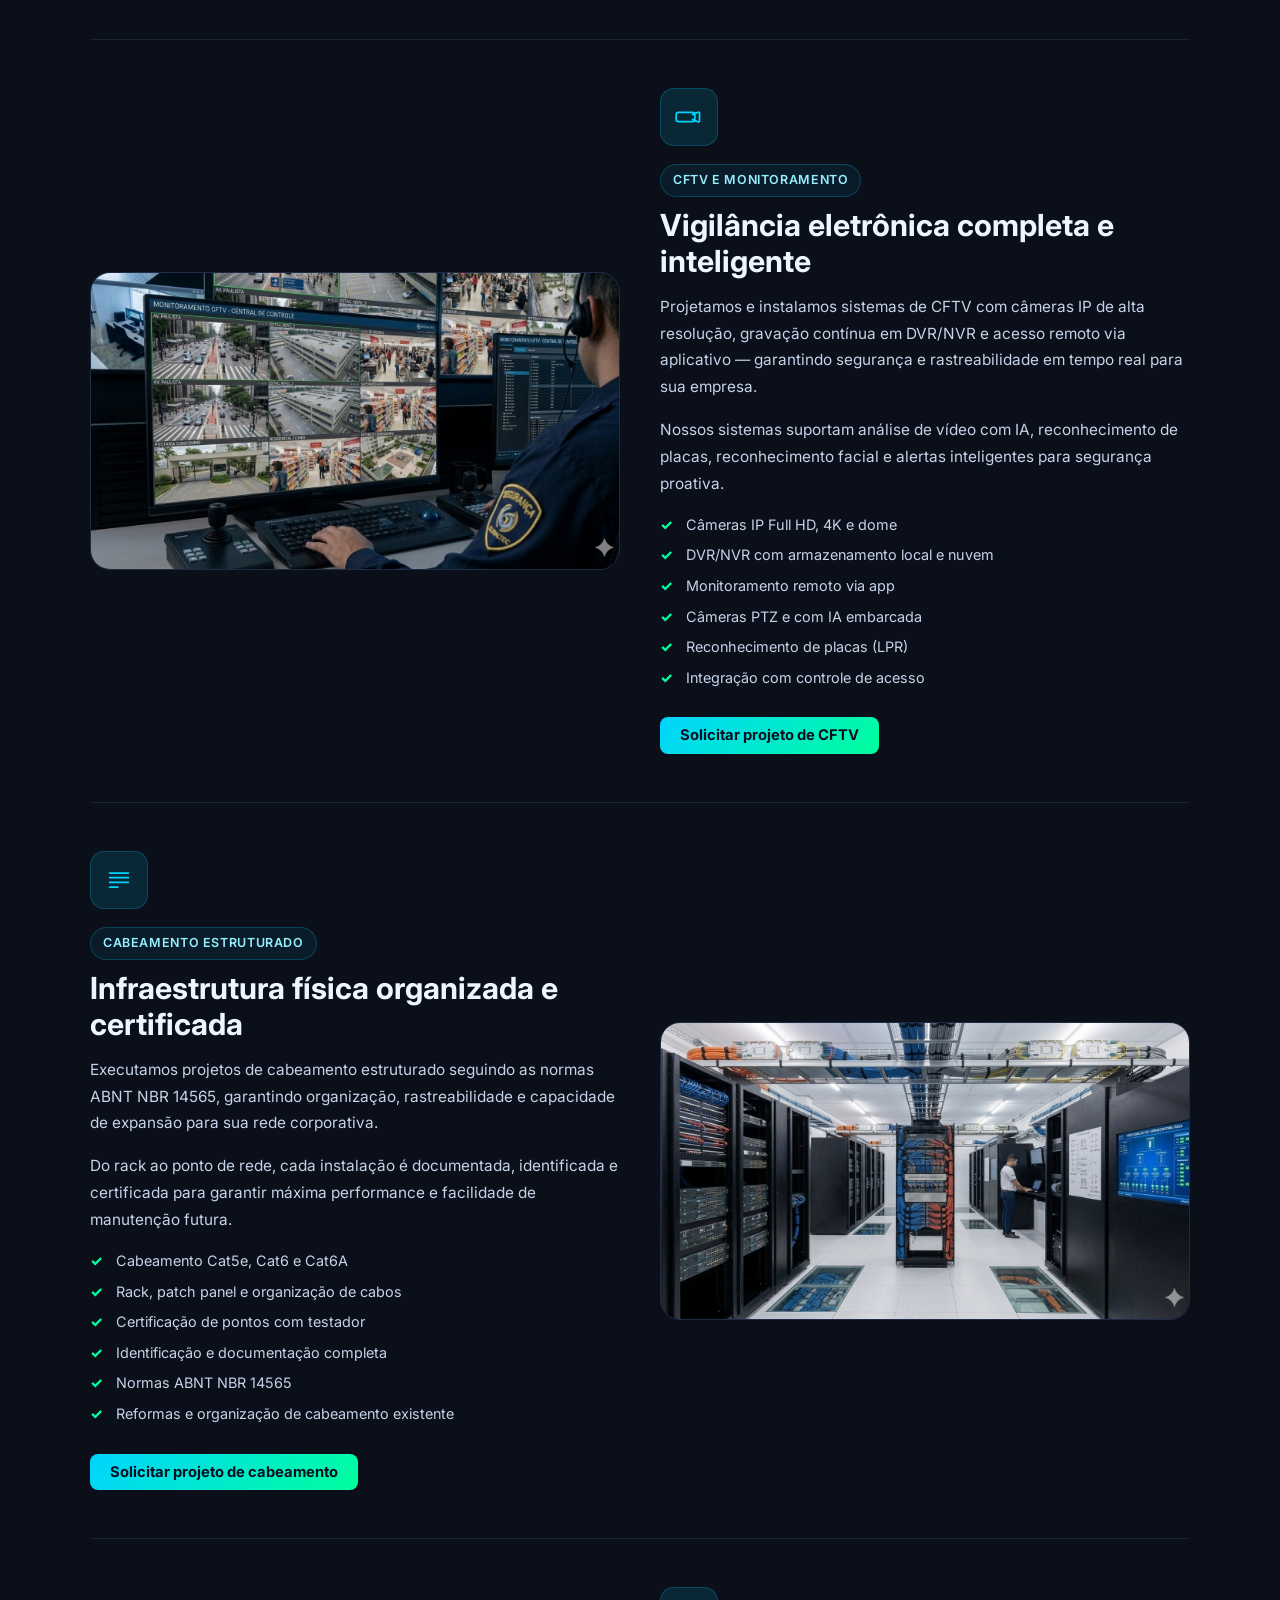
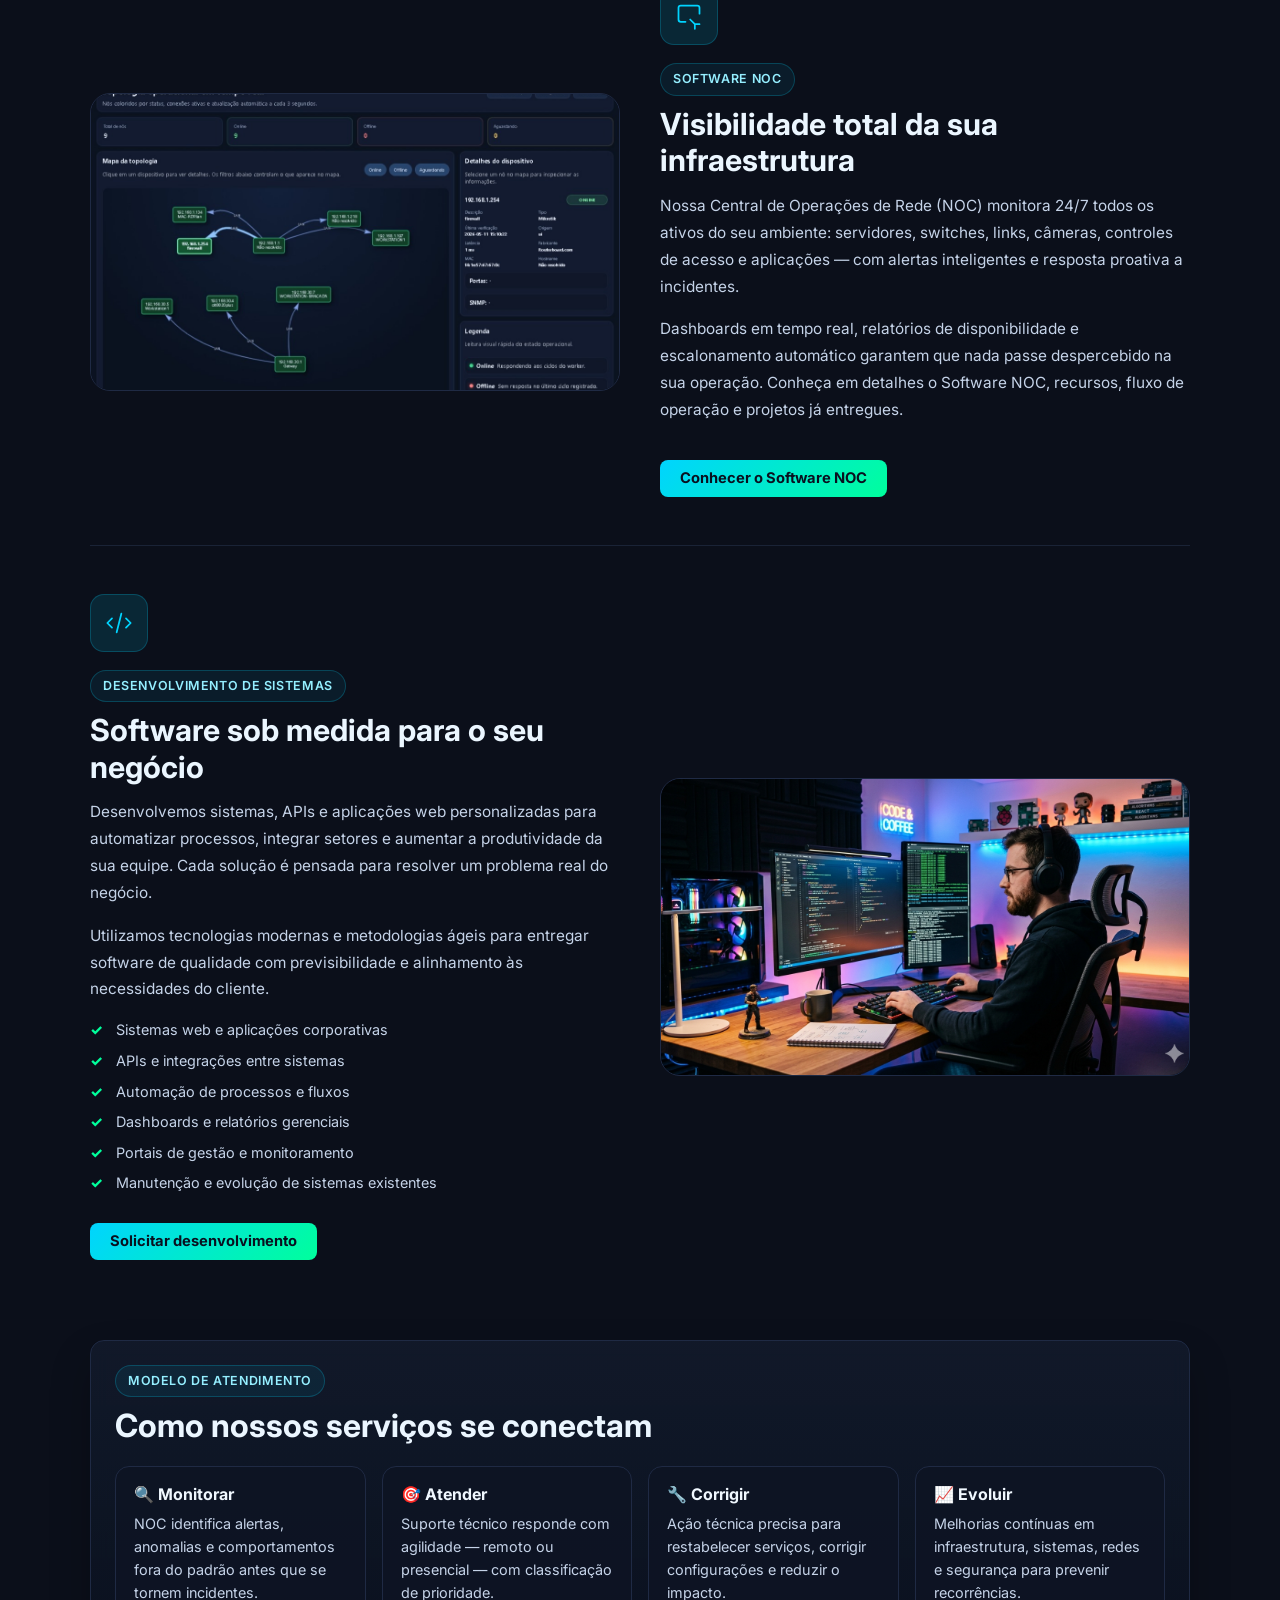
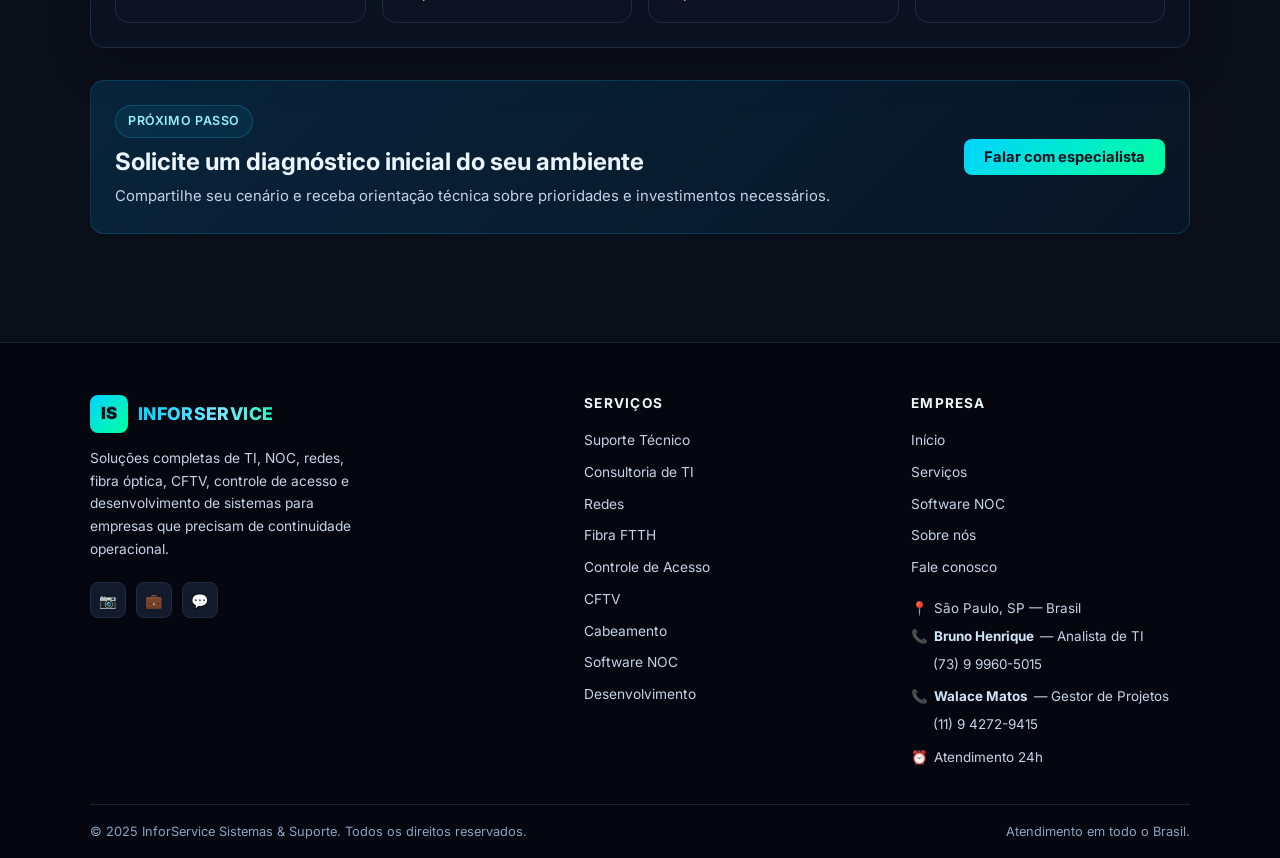
<file: Site InforService/services.html>
<!DOCTYPE html>
<html lang="pt-BR">
<head>
    <meta charset="UTF-8">
    <meta name="viewport" content="width=device-width, initial-scale=1.0">
    <meta name="description" content="Serviços InforService: suporte técnico, consultoria de TI, redes, fibra óptica FTTH, controle de acesso, CFTV, cabeamento estruturado, NOC e desenvolvimento de sistemas.">
    <meta name="robots" content="index,follow">
    <link rel="canonical" href="https://inforservicesistemas.site/services.html">
    <meta property="og:type"        content="website">
    <meta property="og:locale"      content="pt_BR">
    <meta property="og:site_name"   content="InforService">
    <meta property="og:title"       content="Serviços InforService | Suporte, NOC, Redes, FTTH, CFTV e Desenvolvimento">
    <meta property="og:description" content="Portfólio completo para sustentar, proteger e evoluir o ambiente tecnológico da sua empresa.">
    <meta property="og:url"         content="https://inforservicesistemas.site/services.html">

    <meta name="twitter:card"        content="summary_large_image">
    <meta name="twitter:title"       content="Serviços InforService | Suporte, NOC, Redes, FTTH, CFTV e Desenvolvimento">
    <meta name="twitter:description" content="Portfólio completo para sustentar, proteger e evoluir o ambiente tecnológico da sua empresa.">

    <title>InforService | Serviços de TI, Redes, CFTV e Desenvolvimento</title>
    <link rel="icon" type="image/svg+xml" href="assets/img/favicon.svg">
    <link rel="preconnect" href="https://fonts.googleapis.com">
    <link rel="preconnect" href="https://fonts.gstatic.com" crossorigin>
    <link href="https://fonts.googleapis.com/css2?family=Inter:wght@400;500;600;700;800&display=swap" rel="stylesheet">
    <link rel="stylesheet" href="assets/css/style.css">
</head>
<body>

<div class="topbar">
    <div class="container topbar-content">
        <span>Suporte técnico, NOC 24/7 e infraestrutura completa para sua empresa.</span>
        <a href="contact.html">Solicitar proposta</a>
    </div>
</div>

<header class="site-header">
    <div class="container">
        <a class="brand" href="index.html" aria-label="InforService — página inicial">
            <div class="brand-icon" aria-hidden="true">IS</div>
            <span class="brand-title">InforService</span>
        </a>
        <button class="nav-toggle" aria-label="Abrir menu de navegação" aria-expanded="false" aria-controls="main-nav">
            <span></span><span></span><span></span>
        </button>
        <nav id="main-nav" class="nav" aria-label="Navegação principal">
            <a href="index.html">Início</a>
            <a href="services.html">Serviços</a>
            <a href="noc.html">Software NOC</a>
            <a href="about.html">Sobre</a>
            <a href="contact.html" class="nav-cta">Fale conosco</a>
        </nav>
    </div>
</header>

<main class="container content" role="main">

    <!-- PAGE HERO -->
    <section class="page-hero reveal-on-scroll">
        <nav aria-label="Caminho de navegação" class="breadcrumb">
            <a href="index.html">Início</a>
            <span aria-hidden="true">›</span>
            <span aria-current="page">Serviços</span>
        </nav>
        <span class="eyebrow">Portfólio InforService</span>
        <h1>Soluções completas para cada camada da sua TI</h1>
        <p>Da infraestrutura física ao software, passando por segurança eletrônica e monitoramento — tudo integrado em um único parceiro tecnológico.</p>
    </section>

    <!-- GRID DE SERVIÇOS (navegação rápida) -->
    <section class="section-block reveal-on-scroll">
        <div class="grid-cards">

            <article class="service-card">
                <div class="service-card-icon">
                    <svg viewBox="0 0 24 24" aria-hidden="true"><rect x="2" y="3" width="20" height="14" rx="2"/><path d="M8 21h8M12 17v4"/></svg>
                </div>
                <div><h4>Suporte Técnico</h4><p>Atendimento remoto e presencial, help desk e manutenção preventiva.</p><a href="#suporte">Ver detalhes →</a></div>
            </article>

            <article class="service-card">
                <div class="service-card-icon">
                    <svg viewBox="0 0 24 24" aria-hidden="true"><path d="M9 19v-6a2 2 0 00-2-2H5a2 2 0 00-2 2v6a2 2 0 002 2h2a2 2 0 002-2zm0 0V9a2 2 0 012-2h2a2 2 0 012 2v10m-6 0a2 2 0 002 2h2a2 2 0 002-2m0 0V5a2 2 0 012-2h2a2 2 0 012 2v14a2 2 0 01-2 2h-2a2 2 0 01-2-2z"/></svg>
                </div>
                <div><h4>Consultoria de TI</h4><p>Diagnóstico, planejamento estratégico e roadmap tecnológico.</p><a href="#consultoria">Ver detalhes →</a></div>
            </article>

            <article class="service-card">
                <div class="service-card-icon">
                    <svg viewBox="0 0 24 24" aria-hidden="true"><path d="M5 12.55a11 11 0 0114.08 0M1.42 9a16 16 0 0121.16 0M8.53 16.11a6 6 0 016.95 0M12 20h.01"/></svg>
                </div>
                <div><h4>Redes de Computadores</h4><p>LAN, WAN, Wi-Fi corporativo, VPN e switches gerenciados.</p><a href="#redes">Ver detalhes →</a></div>
            </article>

            <article class="service-card">
                <div class="service-card-icon">
                    <svg viewBox="0 0 24 24" aria-hidden="true"><path d="M12 2L2 7l10 5 10-5-10-5z"/><path d="M2 17l10 5 10-5M2 12l10 5 10-5"/></svg>
                </div>
                <div><h4>Fibra Óptica FTTH</h4><p>Instalação, fusão e manutenção de redes ópticas para provedores.</p><a href="#ftth">Ver detalhes →</a></div>
            </article>

            <article class="service-card">
                <div class="service-card-icon">
                    <svg viewBox="0 0 24 24" aria-hidden="true"><rect x="3" y="11" width="18" height="11" rx="2"/><path d="M7 11V7a5 5 0 0110 0v4"/></svg>
                </div>
                <div><h4>Controle de Acesso</h4><p>Biometria, RFID, catracas e fechaduras inteligentes.</p><a href="#acesso">Ver detalhes →</a></div>
            </article>

            <article class="service-card">
                <div class="service-card-icon">
                    <svg viewBox="0 0 24 24" aria-hidden="true"><path d="M15 10l4.553-2.069A1 1 0 0121 8.82v6.362a1 1 0 01-1.447.894L15 14M3 8h12a2 2 0 012 2v4a2 2 0 01-2 2H3a2 2 0 01-2-2v-4a2 2 0 012-2z"/></svg>
                </div>
                <div><h4>CFTV e Monitoramento</h4><p>Câmeras IP, DVR/NVR, gravação em nuvem e monitoramento 24/7.</p><a href="#cftv">Ver detalhes →</a></div>
            </article>

            <article class="service-card">
                <div class="service-card-icon">
                    <svg viewBox="0 0 24 24" aria-hidden="true"><path d="M4 6h16M4 10h16M4 14h16M4 18h7"/></svg>
                </div>
                <div><h4>Cabeamento Estruturado</h4><p>Rack, certificação, documentação e normas ABNT.</p><a href="#cabeamento">Ver detalhes →</a></div>
            </article>

            <article class="service-card">
                <div class="service-card-icon">
                    <svg viewBox="0 0 24 24" aria-hidden="true"><path d="M9 17H5a2 2 0 01-2-2V5a2 2 0 012-2h14a2 2 0 012 2v5m-4 9h4m-4 0v4m0-4l-4-4"/></svg>
                </div>
                <div><h4>Software NOC</h4><p>Monitoramento 24/7, alertas, dashboards e gestão de incidentes.</p><a href="noc.html">Ver página completa →</a></div>
            </article>

            <article class="service-card">
                <div class="service-card-icon">
                    <svg viewBox="0 0 24 24" aria-hidden="true"><path d="M10 20l4-16m4 4l4 4-4 4M6 16l-4-4 4-4"/></svg>
                </div>
                <div><h4>Desenvolvimento de Sistemas</h4><p>Software sob medida, APIs, integrações e aplicações web.</p><a href="#desenvolvimento">Ver detalhes →</a></div>
            </article>

        </div>
    </section>

    <!-- DETALHES DOS SERVIÇOS -->
    <section class="section-block reveal-on-scroll">

        <!-- 1. SUPORTE TÉCNICO -->
        <div class="service-detail-section" id="suporte">
            <div class="service-detail-content">
                <div class="service-icon-badge">
                    <svg viewBox="0 0 24 24" aria-hidden="true"><rect x="2" y="3" width="20" height="14" rx="2"/><path d="M8 21h8M12 17v4"/></svg>
                </div>
                <span class="eyebrow">Suporte Técnico</span>
                <h3>Atendimento técnico ágil e estruturado</h3>
                <p>Oferecemos suporte técnico completo com atendimento remoto e presencial, garantindo que os problemas do seu ambiente de TI sejam resolvidos com rapidez e eficiência. Nossa equipe especializada atua desde o help desk para usuários até a manutenção de servidores e equipamentos.</p>
                <p>Com SLA definido e acompanhamento de chamados, você tem previsibilidade e transparência em cada atendimento.</p>
                <ul class="check-list">
                    <li>Help desk e atendimento a usuários finais</li>
                    <li>Suporte remoto com acesso seguro</li>
                    <li>Manutenção preventiva e corretiva</li>
                    <li>Diagnóstico e resolução de incidentes</li>
                    <li>Gestão de chamados com SLA</li>
                    <li>Atendimento presencial quando necessário</li>
                </ul>
                <a class="button" href="contact.html?service=Suporte%20T%C3%A9cnico" style="margin-top:20px">Solicitar suporte técnico</a>
            </div>
            <div class="service-detail-image">
                <img src="assets/img/services/suportedeti.png" alt="Suporte técnico de TI — InforService" loading="lazy" width="800" height="450">
            </div>
        </div>

        <!-- 2. CONSULTORIA DE TI -->
        <div class="service-detail-section reverse" id="consultoria">
            <div class="service-detail-content">
                <div class="service-icon-badge">
                    <svg viewBox="0 0 24 24" aria-hidden="true"><path d="M9 19v-6a2 2 0 00-2-2H5a2 2 0 00-2 2v6a2 2 0 002 2h2a2 2 0 002-2zm0 0V9a2 2 0 012-2h2a2 2 0 012 2v10m-6 0a2 2 0 002 2h2a2 2 0 002-2m0 0V5a2 2 0 012-2h2a2 2 0 012 2v14a2 2 0 01-2 2h-2a2 2 0 01-2-2z"/></svg>
                </div>
                <span class="eyebrow">Consultoria de TI</span>
                <h3>Estratégia tecnológica orientada a resultados</h3>
                <p>Ajudamos sua empresa a tomar as melhores decisões tecnológicas com base em diagnóstico técnico aprofundado, análise de custos e planejamento de longo prazo. Nossa consultoria transforma TI em vantagem competitiva.</p>
                <p>Do levantamento de ambiente ao roadmap de evolução, entregamos clareza e direção para o seu departamento de tecnologia.</p>
                <ul class="check-list">
                    <li>Diagnóstico completo de ambiente</li>
                    <li>Planejamento de infraestrutura</li>
                    <li>Roadmap tecnológico</li>
                    <li>Gestão de fornecedores e contratos</li>
                    <li>Análise de custos de TI</li>
                    <li>Orientação para compliance e segurança</li>
                </ul>
                <a class="button" href="contact.html?service=Consultoria%20de%20TI" style="margin-top:20px">Solicitar consultoria</a>
            </div>
            <div class="service-detail-image">
                <img src="assets/img/services/consultoriadeti.png" alt="Consultoria de TI — InforService" loading="lazy" width="800" height="450">
            </div>
        </div>

        <!-- 3. REDES DE COMPUTADORES -->
        <div class="service-detail-section" id="redes">
            <div class="service-detail-content">
                <div class="service-icon-badge">
                    <svg viewBox="0 0 24 24" aria-hidden="true"><path d="M5 12.55a11 11 0 0114.08 0M1.42 9a16 16 0 0121.16 0M8.53 16.11a6 6 0 016.95 0M12 20h.01"/></svg>
                </div>
                <span class="eyebrow">Redes de Computadores</span>
                <h3>Conectividade estável para sua operação</h3>
                <p>Projetamos, instalamos e gerenciamos redes corporativas completas — desde a segmentação por VLANs até a configuração de Wi-Fi de alta densidade para ambientes com muitos usuários simultâneos.</p>
                <p>Nossa abordagem contempla segurança, desempenho e escalabilidade, garantindo que sua rede cresça junto com o negócio.</p>
                <ul class="check-list">
                    <li>Projeto e instalação de redes LAN/WAN</li>
                    <li>Wi-Fi corporativo de alta performance</li>
                    <li>Switches gerenciados com VLANs</li>
                    <li>Roteadores e firewall configurados</li>
                    <li>VPN segura entre unidades</li>
                    <li>Diagnóstico e otimização de rede existente</li>
                </ul>
                <a class="button" href="contact.html?service=Redes%20de%20Computadores" style="margin-top:20px">Solicitar projeto de rede</a>
            </div>
            <div class="service-detail-image">
                <img src="assets/img/services/rededecomputadores.png" alt="Rede de computadores — InforService" loading="lazy" width="800" height="450">
            </div>
        </div>

        <!-- 4. FIBRA ÓPTICA FTTH -->
        <div class="service-detail-section reverse" id="ftth">
            <div class="service-detail-content">
                <div class="service-icon-badge">
                    <svg viewBox="0 0 24 24" aria-hidden="true"><path d="M12 2L2 7l10 5 10-5-10-5z"/><path d="M2 17l10 5 10-5M2 12l10 5 10-5"/></svg>
                </div>
                <span class="eyebrow">Fibra Óptica FTTH</span>
                <h3>Instalação e manutenção de redes de fibra</h3>
                <p>Somos especialistas em redes de fibra óptica FTTH para provedores de internet, condomínios e empresas. Executamos desde o lançamento de cabos e fusão até a configuração de OLT, splitters e equipamentos ONT.</p>
                <p>Trabalhamos com precisão e agilidade, garantindo baixa latência, alta velocidade e máxima confiabilidade na sua rede óptica.</p>
                <ul class="check-list">
                    <li>Lançamento e instalação de cabo óptico</li>
                    <li>Fusão de fibra com equipamento homologado</li>
                    <li>Configuração de OLT e splitters</li>
                    <li>Instalação de ONT e roteadores FTTH</li>
                    <li>Certificação e OTDR do link</li>
                    <li>Manutenção e reparo de redes ópticas</li>
                </ul>
                <a class="button" href="contact.html?service=Fibra%20%C3%93ptica%20FTTH" style="margin-top:20px">Solicitar projeto FTTH</a>
            </div>
            <div class="service-detail-image">
                <img src="assets/img/services/fibraopticaftth.png" alt="Fibra Óptica FTTH — InforService" loading="lazy" width="800" height="450">
            </div>
        </div>

        <!-- 5. CONTROLE DE ACESSO -->
        <div class="service-detail-section" id="acesso">
            <div class="service-detail-content">
                <div class="service-icon-badge">
                    <svg viewBox="0 0 24 24" aria-hidden="true"><rect x="3" y="11" width="18" height="11" rx="2"/><path d="M7 11V7a5 5 0 0110 0v4"/></svg>
                </div>
                <span class="eyebrow">Controle de Acesso</span>
                <h3>Segurança física inteligente</h3>
                <p>Implantamos sistemas completos de controle de acesso físico com tecnologias biométricas, cartão RFID e reconhecimento facial — integrando entradas, saídas e catracas em um sistema de gestão centralizado.</p>
                <p>Toda a solução pode ser integrada ao CFTV e ao software de RH para controle de jornada e registro de ponto eletrônico.</p>
                <ul class="check-list">
                    <li>Leitores biométricos digitais e faciais</li>
                    <li>Controle por cartão RFID e tags</li>
                    <li>Catracas e torniquetes</li>
                    <li>Fechaduras eletrônicas e eletromagnéticas</li>
                    <li>Software de gestão de acesso</li>
                    <li>Integração com CFTV e ponto eletrônico</li>
                </ul>
                <a class="button" href="contact.html?service=Controle%20de%20Acesso" style="margin-top:20px">Solicitar projeto de acesso</a>
            </div>
            <div class="service-detail-image">
                <img src="assets/img/services/controledeacesso.png" alt="Controle de acesso biométrico — InforService" loading="lazy" width="800" height="450">
            </div>
        </div>

        <!-- 6. CFTV -->
        <div class="service-detail-section reverse" id="cftv">
            <div class="service-detail-content">
                <div class="service-icon-badge">
                    <svg viewBox="0 0 24 24" aria-hidden="true"><path d="M15 10l4.553-2.069A1 1 0 0121 8.82v6.362a1 1 0 01-1.447.894L15 14M3 8h12a2 2 0 012 2v4a2 2 0 01-2 2H3a2 2 0 01-2-2v-4a2 2 0 012-2z"/></svg>
                </div>
                <span class="eyebrow">CFTV e Monitoramento</span>
                <h3>Vigilância eletrônica completa e inteligente</h3>
                <p>Projetamos e instalamos sistemas de CFTV com câmeras IP de alta resolução, gravação contínua em DVR/NVR e acesso remoto via aplicativo — garantindo segurança e rastreabilidade em tempo real para sua empresa.</p>
                <p>Nossos sistemas suportam análise de vídeo com IA, reconhecimento de placas, reconhecimento facial e alertas inteligentes para segurança proativa.</p>
                <ul class="check-list">
                    <li>Câmeras IP Full HD, 4K e dome</li>
                    <li>DVR/NVR com armazenamento local e nuvem</li>
                    <li>Monitoramento remoto via app</li>
                    <li>Câmeras PTZ e com IA embarcada</li>
                    <li>Reconhecimento de placas (LPR)</li>
                    <li>Integração com controle de acesso</li>
                </ul>
                <a class="button" href="contact.html?service=CFTV%20e%20Monitoramento" style="margin-top:20px">Solicitar projeto de CFTV</a>
            </div>
            <div class="service-detail-image">
                <img src="assets/img/services/cftvemonitoramento.png" alt="CFTV e monitoramento — InforService" loading="lazy" width="800" height="450">
            </div>
        </div>

        <!-- 7. CABEAMENTO ESTRUTURADO -->
        <div class="service-detail-section" id="cabeamento">
            <div class="service-detail-content">
                <div class="service-icon-badge">
                    <svg viewBox="0 0 24 24" aria-hidden="true"><path d="M4 6h16M4 10h16M4 14h16M4 18h7"/></svg>
                </div>
                <span class="eyebrow">Cabeamento Estruturado</span>
                <h3>Infraestrutura física organizada e certificada</h3>
                <p>Executamos projetos de cabeamento estruturado seguindo as normas ABNT NBR 14565, garantindo organização, rastreabilidade e capacidade de expansão para sua rede corporativa.</p>
                <p>Do rack ao ponto de rede, cada instalação é documentada, identificada e certificada para garantir máxima performance e facilidade de manutenção futura.</p>
                <ul class="check-list">
                    <li>Cabeamento Cat5e, Cat6 e Cat6A</li>
                    <li>Rack, patch panel e organização de cabos</li>
                    <li>Certificação de pontos com testador</li>
                    <li>Identificação e documentação completa</li>
                    <li>Normas ABNT NBR 14565</li>
                    <li>Reformas e organização de cabeamento existente</li>
                </ul>
                <a class="button" href="contact.html?service=Cabeamento%20Estruturado" style="margin-top:20px">Solicitar projeto de cabeamento</a>
            </div>
            <div class="service-detail-image">
                <img src="assets/img/services/cabeamentoestruturado.png" alt="Cabeamento estruturado — InforService" loading="lazy" width="800" height="450">
            </div>
        </div>

        <!-- 8. SOFTWARE NOC — conteúdo completo em noc.html -->
        <div class="service-detail-section reverse" id="noc">
            <div class="service-detail-content">
                <div class="service-icon-badge">
                    <svg viewBox="0 0 24 24" aria-hidden="true"><path d="M9 17H5a2 2 0 01-2-2V5a2 2 0 012-2h14a2 2 0 012 2v5m-4 9h4m-4 0v4m0-4l-4-4"/></svg>
                </div>
                <span class="eyebrow">Software NOC</span>
                <h3>Visibilidade total da sua infraestrutura</h3>
                <p>Nossa Central de Operações de Rede (NOC) monitora 24/7 todos os ativos do seu ambiente: servidores, switches, links, câmeras, controles de acesso e aplicações — com alertas inteligentes e resposta proativa a incidentes.</p>
                <p>Dashboards em tempo real, relatórios de disponibilidade e escalonamento automático garantem que nada passe despercebido na sua operação. Conheça em detalhes o Software NOC, recursos, fluxo de operação e projetos já entregues.</p>
                <a class="button" href="noc.html" style="margin-top:20px">Conhecer o Software NOC</a>
            </div>
            <div class="service-detail-image">
                <img src="assets/img/services/sistemanoc.jpg" alt="Sistema NOC — InforService" loading="lazy" width="800" height="450">
            </div>
        </div>

        <!-- 9. DESENVOLVIMENTO DE SISTEMAS -->
        <div class="service-detail-section" id="desenvolvimento">
            <div class="service-detail-content">
                <div class="service-icon-badge">
                    <svg viewBox="0 0 24 24" aria-hidden="true"><path d="M10 20l4-16m4 4l4 4-4 4M6 16l-4-4 4-4"/></svg>
                </div>
                <span class="eyebrow">Desenvolvimento de Sistemas</span>
                <h3>Software sob medida para o seu negócio</h3>
                <p>Desenvolvemos sistemas, APIs e aplicações web personalizadas para automatizar processos, integrar setores e aumentar a produtividade da sua equipe. Cada solução é pensada para resolver um problema real do negócio.</p>
                <p>Utilizamos tecnologias modernas e metodologias ágeis para entregar software de qualidade com previsibilidade e alinhamento às necessidades do cliente.</p>
                <ul class="check-list">
                    <li>Sistemas web e aplicações corporativas</li>
                    <li>APIs e integrações entre sistemas</li>
                    <li>Automação de processos e fluxos</li>
                    <li>Dashboards e relatórios gerenciais</li>
                    <li>Portais de gestão e monitoramento</li>
                    <li>Manutenção e evolução de sistemas existentes</li>
                </ul>
                <a class="button" href="contact.html?service=Desenvolvimento%20de%20Sistemas" style="margin-top:20px">Solicitar desenvolvimento</a>
            </div>
            <div class="service-detail-image">
                <img src="assets/img/services/desenvolvimentodesistemas.png" alt="Desenvolvimento de sistemas — InforService" loading="lazy" width="800" height="450">
            </div>
        </div>

    </section>

    <!-- MODELO DE ATENDIMENTO -->
    <section class="section-block card glass-card reveal-on-scroll">
        <div class="section-header compact">
            <div>
                <span class="eyebrow">Modelo de atendimento</span>
                <h2>Como nossos serviços se conectam</h2>
            </div>
        </div>
        <div class="support-grid">
            <div class="support-item"><h4>🔍 Monitorar</h4><p>NOC identifica alertas, anomalias e comportamentos fora do padrão antes que se tornem incidentes.</p></div>
            <div class="support-item"><h4>🎯 Atender</h4><p>Suporte técnico responde com agilidade — remoto ou presencial — com classificação de prioridade.</p></div>
            <div class="support-item"><h4>🔧 Corrigir</h4><p>Ação técnica precisa para restabelecer serviços, corrigir configurações e reduzir o impacto.</p></div>
            <div class="support-item"><h4>📈 Evoluir</h4><p>Melhorias contínuas em infraestrutura, sistemas, redes e segurança para prevenir recorrências.</p></div>
        </div>
    </section>

    <!-- CTA -->
    <section class="section-block cta-banner card reveal-on-scroll">
        <div>
            <span class="eyebrow">Próximo passo</span>
            <h3>Solicite um diagnóstico inicial do seu ambiente</h3>
            <p>Compartilhe seu cenário e receba orientação técnica sobre prioridades e investimentos necessários.</p>
        </div>
        <a class="button" href="contact.html">Falar com especialista</a>
    </section>

</main>

<footer class="site-footer">
    <div class="container">
        <div class="footer-grid">
            <div class="footer-brand">
                <a class="brand" href="index.html" aria-label="InforService">
                    <div class="brand-icon">IS</div>
                    <span class="brand-title footer-brand-title">InforService</span>
                </a>
                <p>Soluções completas de TI, NOC, redes, fibra óptica, CFTV, controle de acesso e desenvolvimento de sistemas para empresas que precisam de continuidade operacional.</p>
                <div class="footer-social">
                    <a href="https://www.instagram.com/inf.orservicesistemas" target="_blank" rel="noopener noreferrer" aria-label="Instagram da InforService" title="Instagram">📷</a>
                    <a href="#" aria-label="LinkedIn da InforService" title="LinkedIn">💼</a>
                    <a href="https://wa.me/73999605015" aria-label="WhatsApp da InforService" title="WhatsApp" target="_blank" rel="noopener">💬</a>
                </div>
            </div>
            <div class="footer-col">
                <h4>Serviços</h4>
                <div class="footer-links">
                    <a href="#suporte">Suporte Técnico</a>
                    <a href="#consultoria">Consultoria de TI</a>
                    <a href="#redes">Redes</a>
                    <a href="#ftth">Fibra FTTH</a>
                    <a href="#acesso">Controle de Acesso</a>
                    <a href="#cftv">CFTV</a>
                    <a href="#cabeamento">Cabeamento</a>
                    <a href="noc.html">Software NOC</a>
                    <a href="#desenvolvimento">Desenvolvimento</a>
                </div>
            </div>
            <div class="footer-col">
                <h4>Empresa</h4>
                <div class="footer-links">
                    <a href="index.html">Início</a>
                    <a href="services.html">Serviços</a>
                    <a href="noc.html">Software NOC</a>
                    <a href="about.html">Sobre nós</a>
                    <a href="contact.html">Fale conosco</a>
                </div>
                <div class="footer-contact">
                    <p class="footer-contact-line"><span aria-hidden="true">📍</span> São Paulo, SP — Brasil</p>
                    <p class="footer-contact-line"><span aria-hidden="true">📞</span> <strong class="footer-contact-name">Bruno Henrique</strong> — Analista de TI</p>
                    <p class="footer-contact-phone">(73) 9 9960-5015</p>
                    <p class="footer-contact-line"><span aria-hidden="true">📞</span> <strong class="footer-contact-name">Walace Matos</strong> — Gestor de Projetos</p>
                    <p class="footer-contact-phone">(11) 9 4272-9415</p>
                    <p class="footer-contact-line"><span aria-hidden="true">⏰</span> Atendimento 24h</p>
                </div>
            </div>
        </div>
        <div class="footer-bottom">
            <p>© 2025 InforService Sistemas &amp; Suporte. Todos os direitos reservados.</p>
            <p>Atendimento em todo o Brasil.</p>
        </div>
    </div>
</footer>

<a class="whatsapp-float" href="https://wa.me/73999605015?text=Ol%C3%A1%2C%20gostaria%20de%20saber%20mais%20sobre%20os%20servi%C3%A7os%20da%20InforService" target="_blank" rel="noopener noreferrer" aria-label="Falar pelo WhatsApp">
    <svg viewBox="0 0 24 24" aria-hidden="true"><path d="M17.472 14.382c-.297-.149-1.758-.867-2.03-.967-.273-.099-.471-.148-.67.15-.197.297-.767.966-.94 1.164-.173.199-.347.223-.644.075-.297-.15-1.255-.463-2.39-1.475-.883-.788-1.48-1.761-1.653-2.059-.173-.297-.018-.458.13-.606.134-.133.298-.347.446-.52.149-.174.198-.298.298-.497.099-.198.05-.371-.025-.52-.075-.149-.669-1.612-.916-2.207-.242-.579-.487-.5-.669-.51-.173-.008-.371-.01-.57-.01-.198 0-.52.074-.792.372-.272.297-1.04 1.016-1.04 2.479 0 1.462 1.065 2.875 1.213 3.074.149.198 2.096 3.2 5.077 4.487.709.306 1.262.489 1.694.625.712.227 1.36.195 1.871.118.571-.085 1.758-.719 2.006-1.413.248-.694.248-1.289.173-1.413-.074-.124-.272-.198-.57-.347m-5.421 7.403h-.004a9.87 9.87 0 01-5.031-1.378l-.361-.214-3.741.982.998-3.648-.235-.374a9.86 9.86 0 01-1.51-5.26c.001-5.45 4.436-9.884 9.888-9.884 2.64 0 5.122 1.03 6.988 2.898a9.825 9.825 0 012.893 6.994c-.003 5.45-4.437 9.884-9.885 9.884m8.413-18.297A11.815 11.815 0 0012.05 0C5.495 0 .16 5.335.157 11.892c0 2.096.547 4.142 1.588 5.945L.057 24l6.305-1.654a11.882 11.882 0 005.683 1.448h.005c6.554 0 11.89-5.335 11.893-11.893a11.821 11.821 0 00-3.48-8.413z"/></svg>
    WhatsApp
</a>

<script src="assets/js/config.js"></script>
<script src="assets/js/site.js"></script>
</body>
</html>
</file>
<file: Site InforService/assets/css/style.css>
/* ================================================================
   INFORSERVICE SISTEMAS & SUPORTE — style.css v2.0
   ================================================================ */

/* === DESIGN TOKENS === */
:root {
    --clr-bg:           #0b0f1a;
    --clr-bg-deep:      #070b14;
    --clr-surface:      #121a2b;
    --clr-surface-alt:  #0d1322;
    --clr-border:       #1f2a44;
    --clr-border-light: #1a2336;

    --clr-cyan:         #00d4ff;
    --clr-green:        #00ff9c;
    --clr-cyan-dim:     rgba(0,212,255,0.12);
    --clr-green-dim:    rgba(0,255,156,0.10);

    --clr-text:         #ffffff;
    --clr-text-muted:   #c5d3e8;
    --clr-text-dim:     #8ba3c0;
    --clr-text-accent:  #95efff;

    --grad-brand:   linear-gradient(90deg,#00d4ff 0%,#7ae7ff 28%,#00ff9c 55%,#c8ff6e 100%);
    --grad-surface: linear-gradient(180deg,rgba(18,26,43,0.9),rgba(11,18,32,0.95));
    --grad-button:  linear-gradient(135deg,#00d4ff,#00ff9c);

    --rad-sm:   8px;
    --rad-md:   14px;
    --rad-lg:   20px;
    --rad-pill: 999px;

    --shadow-card:  0 20px 40px rgba(0,0,0,0.22);
    --shadow-hover: 0 18px 40px rgba(0,0,0,0.38);
    --shadow-glow:  0 0 30px rgba(0,212,255,0.15);

    --ease:      0.25s ease;
    --ease-slow: 0.55s ease;
}

/* === RESET === */
*, *::before, *::after { box-sizing: border-box; }
html { scroll-behavior: smooth; }

body {
    margin: 0;
    font-family: 'Inter', 'Segoe UI', Arial, sans-serif;
    background-color: var(--clr-bg);
    color: var(--clr-text);
    line-height: 1.65;
    background-image:
        radial-gradient(circle at top left, rgba(0,212,255,0.10), transparent 28%),
        radial-gradient(circle at 85% 15%, rgba(0,255,156,0.07), transparent 24%),
        linear-gradient(180deg, #0b0f1a 0%, #090d16 100%);
    background-attachment: fixed;
}

img { max-width: 100%; height: auto; display: block; }
h1, h2, h3, h4, h5, h6 { line-height: 1.2; margin-top: 0; }
p { margin-top: 0; }
a { color: var(--clr-green); text-decoration: none; }

/* === LAYOUT === */
.container { width: min(1100px, 92%); margin: 0 auto; }

/* === TOPBAR === */
.topbar {
    background: var(--grad-button);
    color: #07111d;
    font-size: 0.85rem;
    font-weight: 500;
}

.topbar-content {
    display: flex;
    justify-content: space-between;
    align-items: center;
    gap: 12px;
    padding: 8px 0;
}

.topbar a {
    color: #07111d;
    font-weight: 700;
    padding: 4px 12px;
    border-radius: var(--rad-pill);
    background: rgba(0,0,0,0.15);
    transition: background var(--ease);
    white-space: nowrap;
}

.topbar a:hover { background: rgba(0,0,0,0.25); }

/* === HEADER === */
.site-header {
    position: sticky;
    top: 0;
    z-index: 100;
    border-bottom: 1px solid var(--clr-border-light);
    background-color: rgba(11,16,28,0.96);
    backdrop-filter: blur(14px);
    -webkit-backdrop-filter: blur(14px);
}

.site-header .container {
    display: flex;
    align-items: center;
    justify-content: space-between;
    padding: 13px 0;
    gap: 20px;
}

.brand {
    display: inline-flex;
    align-items: center;
    gap: 10px;
    flex-shrink: 0;
    text-decoration: none;
}

.brand-icon {
    width: 38px;
    height: 38px;
    border-radius: var(--rad-sm);
    background: var(--grad-button);
    display: flex;
    align-items: center;
    justify-content: center;
    font-weight: 900;
    font-size: 1.05rem;
    color: #07111d;
    flex-shrink: 0;
}

.brand-title {
    position: relative;
    display: inline-block;
    font-size: clamp(0.88rem, 1.5vw, 1.1rem);
    font-weight: 800;
    letter-spacing: 0.02em;
    white-space: nowrap;
    text-transform: uppercase;
    background: var(--grad-brand);
    background-size: 220% 100%;
    -webkit-background-clip: text;
    background-clip: text;
    color: transparent;
    animation: brandFlow 5s linear infinite;
}

/* === NAV === */
.nav {
    display: flex;
    align-items: center;
    gap: 2px;
}

.nav a {
    color: #d0e5f8;
    font-size: 0.9rem;
    font-weight: 500;
    padding: 7px 13px;
    border-radius: var(--rad-sm);
    transition: color var(--ease), background var(--ease);
    white-space: nowrap;
}

.nav a:hover, .nav a.active {
    color: var(--clr-cyan);
    background: var(--clr-cyan-dim);
}

.nav .nav-cta {
    background: var(--grad-button) !important;
    color: #07111d !important;
    font-weight: 700;
    padding: 8px 16px;
    border-radius: var(--rad-sm);
    margin-left: 6px;
}

.nav .nav-cta:hover {
    filter: brightness(1.1);
    background: var(--grad-button) !important;
}

/* Hamburger */
.nav-toggle {
    display: none;
    flex-direction: column;
    gap: 5px;
    background: none;
    border: 1px solid var(--clr-border);
    border-radius: var(--rad-sm);
    cursor: pointer;
    padding: 8px;
    margin-top: 0;
    transition: border-color var(--ease);
}

.nav-toggle:hover { border-color: var(--clr-cyan); }

.nav-toggle span {
    display: block;
    width: 20px;
    height: 2px;
    background: var(--clr-text);
    border-radius: 2px;
    transition: transform var(--ease), opacity var(--ease);
}

.nav-toggle[aria-expanded="true"] span:nth-child(1) { transform: translateY(7px) rotate(45deg); }
.nav-toggle[aria-expanded="true"] span:nth-child(2) { opacity: 0; }
.nav-toggle[aria-expanded="true"] span:nth-child(3) { transform: translateY(-7px) rotate(-45deg); }

/* === BUTTONS === */
.button, button {
    display: inline-flex;
    align-items: center;
    gap: 8px;
    border: 0;
    border-radius: var(--rad-sm);
    padding: 11px 20px;
    background: var(--grad-button);
    color: #09101f;
    font-weight: 700;
    font-size: 0.92rem;
    cursor: pointer;
    transition: filter var(--ease), transform var(--ease);
    text-decoration: none;
    line-height: 1;
    margin-top: 0;
    font-family: inherit;
}

.button:hover, button:hover {
    filter: brightness(1.08);
    transform: translateY(-2px);
}

.button-secondary {
    background: transparent !important;
    border: 1px solid rgba(0,212,255,0.3);
    color: #d5e9ff;
    filter: none !important;
}

.button-secondary:hover {
    border-color: var(--clr-cyan);
    background: var(--clr-cyan-dim) !important;
    transform: translateY(-2px);
}

.button-outline {
    background: transparent !important;
    border: 1px solid var(--clr-border);
    color: var(--clr-text-muted);
}

.button-outline:hover {
    border-color: var(--clr-cyan);
    color: var(--clr-cyan);
    background: var(--clr-cyan-dim) !important;
}

/* === MAIN CONTENT === */
.content { padding: 40px 0 60px; }
.content > * + * { margin-top: 32px; }

/* === CARDS === */
.card {
    background-color: var(--clr-surface);
    border: 1px solid var(--clr-border);
    border-radius: var(--rad-md);
    padding: 24px;
}

.glass-card {
    background: var(--grad-surface);
    backdrop-filter: blur(10px);
    -webkit-backdrop-filter: blur(10px);
    box-shadow: var(--shadow-card);
}

.info-card, .stat-card, .support-item, .timeline-step, .service-card {
    background-color: rgba(14,20,35,0.92);
    border: 1px solid var(--clr-border);
    border-radius: var(--rad-md);
    padding: 18px;
    transition: transform var(--ease), border-color var(--ease), box-shadow var(--ease);
}

.info-card:hover, .stat-card:hover, .support-item:hover, .timeline-step:hover, .service-card:hover {
    transform: translateY(-5px);
    border-color: rgba(0,212,255,0.28);
    box-shadow: var(--shadow-hover);
}

.info-card h4, .support-item h4, .timeline-step h4, .service-card h4 {
    margin: 0 0 8px;
    color: #f0f8ff;
    font-size: 1rem;
}

.info-card p, .support-item p, .timeline-step p, .service-card p {
    color: var(--clr-text-muted);
    font-size: 0.9rem;
    margin: 0;
    line-height: 1.6;
}

.info-card a {
    display: inline-block;
    margin-top: 12px;
    font-weight: 700;
    font-size: 0.85rem;
    color: var(--clr-cyan);
}

/* === SERVICE CARD WITH ICON === */
.service-card {
    display: flex;
    flex-direction: column;
    gap: 14px;
}

.service-card-icon {
    width: 50px;
    height: 50px;
    border-radius: var(--rad-sm);
    background: var(--clr-cyan-dim);
    border: 1px solid rgba(0,212,255,0.18);
    display: flex;
    align-items: center;
    justify-content: center;
    flex-shrink: 0;
    transition: background var(--ease), border-color var(--ease);
}

.service-card:hover .service-card-icon {
    background: rgba(0,212,255,0.18);
    border-color: rgba(0,212,255,0.4);
}

.service-card-icon svg {
    width: 24px;
    height: 24px;
    stroke: var(--clr-cyan);
    fill: none;
    stroke-width: 1.5;
    stroke-linecap: round;
    stroke-linejoin: round;
}

/* === EYEBROW / LABELS === */
.eyebrow, .panel-label {
    display: inline-block;
    margin-bottom: 10px;
    padding: 5px 12px;
    border: 1px solid rgba(0,212,255,0.22);
    border-radius: var(--rad-pill);
    background-color: rgba(0,212,255,0.07);
    color: var(--clr-text-accent);
    font-size: 0.78rem;
    letter-spacing: 0.05em;
    font-weight: 600;
    text-transform: uppercase;
}

/* === HERO === */
.hero {
    display: grid;
    grid-template-columns: 1.05fr 0.95fr;
    align-items: center;
    gap: 48px;
    padding: 48px 0 60px;
}

.hero-copy {
    display: flex;
    flex-direction: column;
    align-items: flex-start;
    text-align: left;
}

.hero-copy h1 {
    margin: 0 0 16px;
    font-size: clamp(2.2rem, 4.2vw, 3.6rem);
    line-height: 1.08;
    letter-spacing: -0.025em;
}

.hero-copy > p {
    color: var(--clr-text-muted);
    font-size: 1.08rem;
    max-width: 540px;
    line-height: 1.7;
}

.hero-actions {
    display: flex;
    flex-wrap: wrap;
    gap: 12px;
    margin: 24px 0 36px;
}

.hero-stats {
    display: grid;
    grid-template-columns: repeat(3, 1fr);
    gap: 12px;
    margin-top: 8px;
    max-width: 480px;
    width: 100%;
}

.stat-card { text-align: center; }

.stat-card strong {
    display: block;
    color: var(--clr-green);
    font-size: 1.7rem;
    font-weight: 800;
    letter-spacing: -0.02em;
    margin-bottom: 4px;
    line-height: 1;
}

.stat-card span {
    font-size: 0.78rem;
    color: var(--clr-text-muted);
    line-height: 1.3;
    display: block;
}

/* Hero media (network illustration) */
.hero-media {
    position: relative;
    display: flex;
    align-items: center;
    justify-content: center;
    min-height: 420px;
    padding: 20px;
    border-radius: var(--rad-lg);
    overflow: hidden;
}

.hero-media::before {
    content: "";
    position: absolute;
    inset: -25%;
    background:
        radial-gradient(circle at 28% 28%, rgba(0,212,255,0.22), transparent 55%),
        radial-gradient(circle at 78% 75%, rgba(0,255,156,0.16), transparent 55%);
    animation: pulseGlow 8s infinite ease-in-out;
    pointer-events: none;
}

.hero-network {
    position: relative;
    z-index: 1;
    width: 100%;
    max-width: 440px;
    height: auto;
}

.hn-line {
    fill: none;
    stroke: rgba(0,212,255,0.35);
    stroke-width: 1.5;
    stroke-dasharray: 6 8;
    animation: dashFlow 3.5s linear infinite;
}

.hn-node {
    fill: rgba(18,26,43,0.92);
    stroke: var(--clr-border);
    stroke-width: 1.5;
}

.hn-node.cyan  { stroke: var(--clr-cyan);  filter: drop-shadow(0 0 10px rgba(0,212,255,0.45)); }
.hn-node.green { stroke: var(--clr-green); filter: drop-shadow(0 0 10px rgba(0,255,156,0.45)); }

.hn-hub {
    fill: rgba(18,26,43,0.95);
    stroke: var(--clr-cyan);
    stroke-width: 2;
    filter: drop-shadow(0 0 16px rgba(0,212,255,0.5));
}

.hn-icon {
    fill: none;
    stroke-width: 1.6;
    stroke-linecap: round;
    stroke-linejoin: round;
}

.hn-icon.cyan  { stroke: var(--clr-cyan); }
.hn-icon.green { stroke: var(--clr-green); }
.hn-icon.muted { stroke: var(--clr-text-dim); }

.hn-pulse {
    transform-box: fill-box;
    transform-origin: center;
    animation: pulseGlow 2.6s infinite ease-in-out;
}

/* Hero panel */
.hero-panel {
    position: relative;
    overflow: hidden;
    display: flex;
    flex-direction: column;
}

.hero-panel::after {
    content: "";
    position: absolute;
    inset: auto -40px -40px auto;
    width: 200px;
    height: 200px;
    border-radius: 50%;
    background: radial-gradient(circle, rgba(0,212,255,0.18), transparent 65%);
    animation: pulseGlow 6s infinite ease-in-out;
    pointer-events: none;
}

.hero-panel h3 {
    position: relative;
    z-index: 1;
    font-size: 1.15rem;
    color: #eff8ff;
    margin: 0 0 8px;
}

/* === CHECK LISTS === */
.check-list {
    position: relative;
    z-index: 1;
    padding: 0;
    list-style: none;
    margin: 12px 0 0;
}

.check-list li {
    margin: 9px 0;
    padding-left: 26px;
    position: relative;
    color: var(--clr-text-muted);
    font-size: 0.9rem;
    line-height: 1.5;
}

.check-list li::before {
    content: "✓";
    position: absolute;
    left: 0;
    color: var(--clr-green);
    font-weight: 800;
}

/* === SECTION LAYOUT === */
.section-block { scroll-margin-top: 80px; }

.section-header {
    display: flex;
    justify-content: space-between;
    gap: 24px;
    align-items: flex-end;
    margin-bottom: 24px;
}

.section-header h2, .section-header h3 {
    margin: 0;
    font-size: clamp(1.5rem, 3vw, 2rem);
    color: #ebf6ff;
    line-height: 1.2;
}

.section-header p {
    color: var(--clr-text-muted);
    font-size: 0.93rem;
    max-width: 380px;
    margin: 0;
    line-height: 1.6;
    flex-shrink: 0;
}

.section-header.compact { margin-bottom: 20px; }

/* === GRIDS === */
.grid-cards { display: grid; grid-template-columns: repeat(auto-fit, minmax(240px, 1fr)); gap: 16px; }
.grid-3     { display: grid; grid-template-columns: repeat(auto-fit, minmax(280px, 1fr)); gap: 20px; }
.grid-2     { display: grid; grid-template-columns: 1fr 1fr; gap: 32px; align-items: center; }
.support-grid { display: grid; grid-template-columns: repeat(auto-fit, minmax(220px, 1fr)); gap: 16px; }
.timeline   { display: grid; grid-template-columns: repeat(auto-fit, minmax(200px, 1fr)); gap: 16px; }

/* === REVEAL ANIMATION === */
.reveal-on-scroll {
    opacity: 0;
    transform: translateY(24px);
    transition: opacity var(--ease-slow), transform var(--ease-slow);
}

.reveal-on-scroll.is-visible { opacity: 1; transform: translateY(0); }

/* === FEATURE EXPLORER / TABS === */
.feature-explorer { overflow: hidden; }

.service-tabs {
    display: flex;
    flex-wrap: wrap;
    gap: 8px;
    margin-bottom: 4px;
}

.service-tab {
    padding: 8px 16px;
    border: 1px solid #28405f;
    border-radius: var(--rad-pill);
    background-color: #0b1220;
    color: #dcefff;
    cursor: pointer;
    transition: all 0.2s ease;
    font-size: 0.86rem;
    font-weight: 500;
    margin-top: 0;
    font-family: inherit;
}

.service-tab:hover, .service-tab.active {
    background: var(--grad-button);
    color: #07111d;
    border-color: transparent;
}

.explorer-content { margin-top: 16px; border-radius: var(--rad-md); }
.explorer-content h4 { margin: 0 0 10px; font-size: 1.2rem; color: #eff8ff; }
.explorer-content p { margin-top: 0; color: var(--clr-text-muted); }

/* === TIMELINE === */
.timeline-step span {
    display: inline-flex;
    align-items: center;
    justify-content: center;
    width: 40px;
    height: 40px;
    margin-bottom: 14px;
    border-radius: 50%;
    background: var(--grad-button);
    color: #08111f;
    font-weight: 800;
    font-size: 1rem;
}

/* === CTA BANNER === */
.cta-banner {
    display: flex;
    align-items: center;
    justify-content: space-between;
    gap: 24px;
    background: linear-gradient(135deg, rgba(0,100,160,0.25), rgba(0,60,100,0.15));
    border: 1px solid rgba(0,212,255,0.18);
}

.cta-banner > div { flex: 1; }
.cta-banner h3 { margin: 0 0 8px; font-size: 1.5rem; color: #ebf6ff; }
.cta-banner p { margin: 0; color: var(--clr-text-muted); font-size: 0.93rem; }

/* === METRICS === */
.metrics-grid h4 {
    margin: 6px 0 10px;
    font-size: 2.4rem;
    color: var(--clr-green);
    font-weight: 800;
    letter-spacing: -0.03em;
}

.mini-label {
    color: #8bc7ff;
    font-size: 0.75rem;
    text-transform: uppercase;
    letter-spacing: 0.09em;
    font-weight: 700;
}

.accent-card {
    background: linear-gradient(180deg, rgba(14,25,42,0.98), rgba(8,15,26,0.98));
}

/* === TESTIMONIALS === */
.testimonials-wrap { position: relative; }

.testimonial-stage {
    position: relative;
    min-height: 200px;
}

.testimonial-card {
    position: absolute;
    inset: 0;
    opacity: 0;
    transform: translateY(10px);
    transition: opacity 0.4s ease, transform 0.4s ease;
    padding: 28px 32px;
    border: 1px solid #1d2d47;
    border-radius: var(--rad-lg);
    background: rgba(8,14,24,0.78);
    pointer-events: none;
}

.testimonial-card.active {
    opacity: 1;
    transform: translateY(0);
    pointer-events: auto;
}

.testimonial-quote {
    font-size: 3rem;
    line-height: 1;
    color: var(--clr-cyan);
    opacity: 0.25;
    font-family: Georgia, serif;
    margin-bottom: 8px;
}

.testimonial-card p {
    font-size: 1.05rem;
    margin: 0 0 18px;
    color: #d8eaf8;
    font-style: italic;
    line-height: 1.7;
}

.testimonial-card strong { display: block; color: #fff; font-style: normal; }
.testimonial-card span { display: block; color: var(--clr-text-dim); font-size: 0.85rem; font-style: normal; margin-top: 2px; }

.testimonial-controls {
    display: flex;
    align-items: center;
    gap: 10px;
    margin-top: 20px;
}

.testimonial-nav {
    background: transparent;
    color: #d8ebff;
    border: 1px solid #2a4568;
    padding: 8px 18px;
    border-radius: var(--rad-sm);
    font-size: 0.86rem;
}

.testimonial-nav:hover { border-color: var(--clr-cyan); color: var(--clr-cyan); }

.testimonial-dots {
    display: flex;
    gap: 6px;
    margin-right: auto;
}

.t-dot {
    width: 8px;
    height: 8px;
    border-radius: 50%;
    background: var(--clr-border);
    border: none;
    cursor: pointer;
    padding: 0;
    transition: background var(--ease), width var(--ease);
    margin-top: 0;
}

.t-dot.active {
    background: var(--clr-cyan);
    width: 22px;
    border-radius: 4px;
}

/* === FAQ === */
.faq-list { display: grid; gap: 10px; }

.faq-item {
    background-color: rgba(12,18,32,0.95);
    border: 1px solid var(--clr-border);
    border-radius: var(--rad-md);
    padding: 16px 20px;
    transition: border-color var(--ease);
}

.faq-item[open] { border-color: rgba(0,212,255,0.22); }

.faq-item summary {
    cursor: pointer;
    font-weight: 700;
    color: #eef7ff;
    font-size: 0.95rem;
    list-style: none;
    display: flex;
    justify-content: space-between;
    align-items: center;
    gap: 12px;
}

.faq-item summary::-webkit-details-marker { display: none; }

.faq-item summary::after {
    content: "+";
    font-size: 1.3rem;
    color: var(--clr-cyan);
    flex-shrink: 0;
    line-height: 1;
}

.faq-item[open] summary::after { content: "−"; }

.faq-item p { margin: 14px 0 0; color: var(--clr-text-muted); font-size: 0.91rem; line-height: 1.65; }

/* === SERVICE DETAIL SECTIONS (services.html) === */
.service-detail-section {
    display: grid;
    grid-template-columns: 1fr 1fr;
    gap: 40px;
    align-items: center;
    padding: 48px 0;
    border-bottom: 1px solid var(--clr-border-light);
}

.service-detail-section:last-of-type { border-bottom: none; }
.service-detail-section.reverse { direction: rtl; }
.service-detail-section.reverse > * { direction: ltr; }

.service-detail-content h3 {
    font-size: clamp(1.4rem, 3vw, 1.9rem);
    color: #ebf6ff;
    margin-bottom: 14px;
}

.service-detail-content p {
    color: var(--clr-text-muted);
    margin-bottom: 16px;
    line-height: 1.75;
    font-size: 0.96rem;
}

.service-detail-image {
    border-radius: var(--rad-lg);
    overflow: hidden;
    position: relative;
    aspect-ratio: 16/9;
    background: var(--clr-surface);
    border: 1px solid var(--clr-border);
}

.service-detail-image img {
    width: 100%;
    height: 100%;
    object-fit: cover;
    transition: transform 0.5s ease;
}

.service-detail-image:hover img { transform: scale(1.04); }

.noc-screenshot {
    border-radius: var(--rad-lg);
    overflow: hidden;
    border: 1px solid var(--clr-border);
    background: var(--clr-surface);
    box-shadow: var(--shadow-card);
    transition: transform var(--ease), box-shadow var(--ease);
}

.noc-screenshot img { display: block; width: 100%; height: auto; }

.noc-screenshot:hover {
    transform: translateY(-4px);
    box-shadow: var(--shadow-hover);
}

.service-icon-badge {
    width: 58px;
    height: 58px;
    border-radius: var(--rad-md);
    background: var(--clr-cyan-dim);
    border: 1px solid rgba(0,212,255,0.22);
    display: flex;
    align-items: center;
    justify-content: center;
    margin-bottom: 18px;
    transition: background var(--ease);
}

.service-icon-badge svg {
    width: 28px;
    height: 28px;
    stroke: var(--clr-cyan);
    fill: none;
    stroke-width: 1.5;
    stroke-linecap: round;
    stroke-linejoin: round;
}

/* === ABOUT PAGE === */
.page-hero {
    padding: 50px 0 36px;
    margin-bottom: 8px;
}

.page-hero h1 {
    font-size: clamp(2rem, 4.5vw, 3.2rem);
    letter-spacing: -0.025em;
    margin-bottom: 14px;
}

.page-hero p {
    color: var(--clr-text-muted);
    font-size: 1.05rem;
    max-width: 600px;
    margin: 0;
    line-height: 1.7;
}

.breadcrumb {
    display: flex;
    align-items: center;
    gap: 6px;
    margin-bottom: 20px;
    font-size: 0.83rem;
    color: var(--clr-text-dim);
}

.breadcrumb a { color: var(--clr-text-dim); }
.breadcrumb a:hover { color: var(--clr-cyan); }

.mvv-grid {
    display: grid;
    grid-template-columns: repeat(3, 1fr);
    gap: 20px;
}

.mvv-card {
    background: var(--clr-surface);
    border: 1px solid var(--clr-border);
    border-radius: var(--rad-lg);
    padding: 32px 26px;
    text-align: center;
    transition: border-color var(--ease), transform var(--ease);
}

.mvv-card:hover {
    border-color: rgba(0,212,255,0.3);
    transform: translateY(-5px);
}

.mvv-card-icon {
    width: 68px;
    height: 68px;
    border-radius: 50%;
    background: var(--grad-button);
    display: flex;
    align-items: center;
    justify-content: center;
    margin: 0 auto 18px;
    font-size: 1.9rem;
}

.mvv-card h3 {
    color: var(--clr-cyan);
    font-size: 1rem;
    margin-bottom: 12px;
    text-transform: uppercase;
    letter-spacing: 0.07em;
}

.mvv-card p { color: var(--clr-text-muted); font-size: 0.91rem; line-height: 1.65; margin: 0; }

.values-grid {
    display: grid;
    grid-template-columns: repeat(auto-fit, minmax(160px, 1fr));
    gap: 14px;
}

.value-item {
    background: var(--clr-surface);
    border: 1px solid var(--clr-border);
    border-radius: var(--rad-md);
    padding: 20px 16px;
    text-align: center;
    transition: border-color var(--ease), transform var(--ease);
}

.value-item:hover {
    border-color: rgba(0,255,156,0.25);
    transform: translateY(-3px);
}

.value-icon { font-size: 1.7rem; margin-bottom: 10px; display: block; }

.value-item h4 {
    color: var(--clr-green);
    font-size: 0.85rem;
    text-transform: uppercase;
    letter-spacing: 0.07em;
    margin: 0;
}

.about-grid {
    display: grid;
    grid-template-columns: 1.1fr 0.9fr;
    gap: 40px;
    align-items: center;
}

/* === NOC DASHBOARD VISUAL === */
.noc-visual {
    background: rgba(5,9,18,0.97);
    border: 1px solid rgba(0,212,255,0.18);
    border-radius: var(--rad-lg);
    padding: 20px;
    font-size: 0.8rem;
    height: 100%;
    display: flex;
    flex-direction: column;
    gap: 12px;
}

.noc-header {
    display: flex;
    align-items: center;
    gap: 10px;
    padding-bottom: 12px;
    border-bottom: 1px solid var(--clr-border);
}

.noc-header-title { color: #d0e8ff; font-size: 0.85rem; font-weight: 600; }

.noc-dots { display: flex; gap: 5px; margin-left: auto; }

.noc-dot {
    width: 9px;
    height: 9px;
    border-radius: 50%;
}

.noc-dot.green { background: var(--clr-green); box-shadow: 0 0 6px var(--clr-green); animation: pulseGlow 2s infinite ease-in-out; }
.noc-dot.cyan  { background: var(--clr-cyan);  box-shadow: 0 0 6px var(--clr-cyan); animation: pulseGlow 2.5s infinite ease-in-out; }
.noc-dot.red   { background: #ff6b6b; box-shadow: 0 0 6px #ff6b6b; animation: pulseGlow 1.8s infinite ease-in-out; }

.noc-metric-row {
    display: grid;
    grid-template-columns: repeat(3, 1fr);
    gap: 8px;
}

.noc-metric {
    background: rgba(0,212,255,0.05);
    border: 1px solid rgba(0,212,255,0.1);
    border-radius: var(--rad-sm);
    padding: 10px 8px;
    text-align: center;
}

.noc-metric-value {
    font-size: 1.4rem;
    font-weight: 800;
    color: var(--clr-cyan);
    display: block;
    line-height: 1;
    letter-spacing: -0.02em;
}

.noc-metric-label {
    font-size: 0.65rem;
    color: var(--clr-text-dim);
    display: block;
    margin-top: 4px;
    text-transform: uppercase;
    letter-spacing: 0.04em;
}

.noc-alert-list { display: flex; flex-direction: column; gap: 6px; }

.noc-alert {
    display: flex;
    align-items: center;
    gap: 10px;
    padding: 8px 12px;
    border-radius: var(--rad-sm);
    background: rgba(0,0,0,0.35);
    border-left: 3px solid;
}

.noc-alert.ok   { border-color: var(--clr-green); }
.noc-alert.warn { border-color: #f0a030; }
.noc-alert.crit { border-color: #ff5e5e; }

.noc-alert-text { flex: 1; color: var(--clr-text-muted); font-size: 0.76rem; }

.noc-alert-status { font-size: 0.7rem; font-weight: 700; white-space: nowrap; }
.noc-alert.ok   .noc-alert-status { color: var(--clr-green); }
.noc-alert.warn .noc-alert-status { color: #f0a030; }
.noc-alert.crit .noc-alert-status { color: #ff5e5e; }

/* === CONTACT PAGE === */
.contact-layout {
    display: grid;
    grid-template-columns: 0.85fr 1.15fr;
    gap: 20px;
    align-items: start;
}

.contact-side h3 { margin-top: 0; color: #ebf6ff; font-size: 1.3rem; }

.contact-info-items { display: flex; flex-direction: column; gap: 14px; margin-top: 22px; }

.contact-info-item { display: flex; align-items: flex-start; gap: 14px; }

.contact-info-icon {
    width: 40px;
    height: 40px;
    border-radius: var(--rad-sm);
    background: var(--clr-cyan-dim);
    border: 1px solid rgba(0,212,255,0.15);
    display: flex;
    align-items: center;
    justify-content: center;
    flex-shrink: 0;
    font-size: 1rem;
}

.contact-info-text strong { display: block; color: #ebf6ff; font-size: 0.9rem; }
.contact-info-text span  { color: var(--clr-text-muted); font-size: 0.84rem; }

.contact-form { display: grid; gap: 12px; }

.form-grid {
    display: grid;
    grid-template-columns: repeat(2, 1fr);
    gap: 12px;
}

label {
    display: block;
    margin-bottom: 6px;
    color: #d0e5f8;
    font-size: 0.88rem;
    font-weight: 500;
}

input, textarea, select {
    width: 100%;
    padding: 11px 14px;
    border: 1px solid #28395a;
    border-radius: var(--rad-sm);
    background-color: #090f1e;
    color: var(--clr-text);
    font-family: inherit;
    font-size: 0.93rem;
    transition: border-color var(--ease), box-shadow var(--ease);
}

input:focus, textarea:focus, select:focus {
    border-color: rgba(0,212,255,0.45);
    box-shadow: 0 0 0 3px rgba(0,212,255,0.08);
    outline: none;
}

textarea { min-height: 130px; resize: vertical; }
select option { background: #090f1e; }

.consent-box {
    display: flex;
    align-items: flex-start;
    gap: 10px;
    color: var(--clr-text-muted);
    font-size: 0.86rem;
    line-height: 1.5;
}

.consent-box input { width: auto; margin-top: 3px; flex-shrink: 0; }

.hp-field { position: absolute; left: -9999px; opacity: 0; pointer-events: none; }

.trust-list {
    margin-top: 22px;
    border-top: 1px solid var(--clr-border-light);
    padding-top: 16px;
}

.trust-list p { margin: 6px 0; color: var(--clr-text-muted); font-size: 0.86rem; }
.trust-list strong { color: #d0e5f8; }

.alert { padding: 10px 14px; border-radius: var(--rad-sm); margin-bottom: 8px; font-size: 0.88rem; }
.alert.success { background: #0f2b1f; border: 1px solid #1d5a3f; color: var(--clr-green); }
.alert.error   { background: #2d1018; border: 1px solid #6e2633; color: #ff8aa0; }

/* === FOOTER === */
.site-footer {
    border-top: 1px solid var(--clr-border-light);
    background-color: rgba(5,8,16,0.98);
    margin-top: 48px;
}

.footer-grid {
    display: grid;
    grid-template-columns: 1.6fr 1fr 1fr;
    gap: 48px;
    padding: 52px 0 36px;
}

.footer-brand p {
    color: var(--clr-text-muted);
    font-size: 0.86rem;
    max-width: 280px;
    margin: 14px 0 22px;
    line-height: 1.65;
}

.footer-social { display: flex; gap: 10px; }

.footer-social a {
    width: 36px;
    height: 36px;
    border-radius: var(--rad-sm);
    background: var(--clr-surface);
    border: 1px solid var(--clr-border);
    display: flex;
    align-items: center;
    justify-content: center;
    color: var(--clr-text-muted);
    font-size: 0.88rem;
    transition: all var(--ease);
}

.footer-social a:hover {
    border-color: var(--clr-cyan);
    color: var(--clr-cyan);
    background: var(--clr-cyan-dim);
}

.footer-col h4 {
    color: #ebf6ff;
    font-size: 0.85rem;
    text-transform: uppercase;
    letter-spacing: 0.09em;
    margin-bottom: 18px;
}

.footer-links { display: flex; flex-direction: column; gap: 9px; }

.footer-links a {
    color: var(--clr-text-muted);
    font-size: 0.86rem;
    transition: color var(--ease);
}

.footer-links a:hover { color: var(--clr-cyan); }

.footer-bottom {
    padding: 16px 0;
    border-top: 1px solid var(--clr-border-light);
    display: flex;
    align-items: center;
    justify-content: space-between;
    gap: 16px;
    flex-wrap: wrap;
}

.footer-bottom p { color: var(--clr-text-dim); font-size: 0.8rem; margin: 0; }

.footer-brand-title { animation: none; }

.footer-contact { margin-top: 18px; }

.footer-contact-line {
    display: flex;
    align-items: flex-start;
    gap: 6px;
    color: var(--clr-text-muted);
    font-size: 0.84rem;
    margin: 0 0 6px;
}

.footer-contact-name { color: #d0e5f8; }

.footer-contact-phone {
    color: var(--clr-text-muted);
    font-size: 0.84rem;
    margin: 0 0 10px;
    padding-left: 22px;
}

.footer-contact-line:last-child,
.footer-contact-phone:last-child { margin: 0; }

/* === WHATSAPP FLOAT === */
.whatsapp-float {
    position: fixed;
    right: 22px;
    bottom: 22px;
    z-index: 50;
    display: flex;
    align-items: center;
    gap: 9px;
    padding: 13px 20px;
    border-radius: var(--rad-pill);
    background: linear-gradient(135deg, #25d366, #1abe50);
    color: #07130b;
    font-weight: 700;
    font-size: 0.88rem;
    box-shadow: 0 10px 28px rgba(37,211,102,0.35);
    transition: transform var(--ease), box-shadow var(--ease);
    text-decoration: none;
}

.whatsapp-float:hover {
    transform: translateY(-3px);
    box-shadow: 0 16px 36px rgba(37,211,102,0.45);
}

.whatsapp-float svg { width: 20px; height: 20px; fill: #07130b; flex-shrink: 0; }

/* === FOCUS VISIBLE === */
a:focus-visible, button:focus-visible, input:focus-visible,
textarea:focus-visible, select:focus-visible, summary:focus-visible,
.service-tab:focus-visible {
    outline: 2px solid var(--clr-green);
    outline-offset: 2px;
    border-radius: 3px;
}

/* === ANALYTICS (admin) === */
.metric-value { margin: 0; font-size: 2rem; font-weight: 700; color: var(--clr-green); }
.metric-value.small { font-size: 1.4rem; }
.metric-positive { color: var(--clr-green); }
.metric-negative { color: #ff8a9a; }
.analytics-kpis { display: grid; gap: 16px; grid-template-columns: repeat(auto-fit, minmax(180px, 1fr)); }
.analytics-grid-two { display: grid; gap: 16px; grid-template-columns: repeat(auto-fit, minmax(280px, 1fr)); }
.analytics-list { margin: 12px 0 0; padding: 0; list-style: none; }
.analytics-list li { display: flex; justify-content: space-between; align-items: center; gap: 12px; padding: 10px 0; border-bottom: 1px solid #1f2d4a; color: #d8e7f8; }
.analytics-list strong { color: var(--clr-green); }
.analytics-table-wrap { overflow-x: auto; }
.analytics-table { width: 100%; border-collapse: collapse; margin-top: 10px; }
.analytics-table th, .analytics-table td { text-align: left; padding: 10px; border-bottom: 1px solid #1f2c47; vertical-align: top; }
.analytics-table th { color: #9bc8f7; }
.analytics-table td { color: #d7e6f8; font-size: 0.92rem; }
.daily-chart { display: flex; align-items: flex-end; gap: 4px; height: 120px; padding: 8px 0 0; overflow-x: auto; }
.daily-bar-group { display: flex; flex-direction: column; align-items: center; gap: 4px; flex: 1; min-width: 24px; height: 100%; justify-content: flex-end; }
.daily-bar { width: 100%; min-height: 2px; background: linear-gradient(180deg, var(--clr-cyan), var(--clr-green)); border-radius: 3px 3px 0 0; position: relative; }
.daily-lead-dot { position: absolute; top: -6px; left: 50%; transform: translateX(-50%); width: 8px; height: 8px; border-radius: 50%; background: #ff8aa0; border: 1px solid #fff; }
.daily-label { font-size: 0.68rem; color: #7a9abf; text-align: center; white-space: nowrap; }
.daily-legend { display: flex; align-items: center; gap: 16px; margin-top: 10px; font-size: 0.85rem; color: #9bb8d0; }
.legend-bar { display: inline-block; width: 16px; height: 10px; border-radius: 2px; background: linear-gradient(90deg, var(--clr-cyan), var(--clr-green)); vertical-align: middle; }
.legend-dot { display: inline-block; width: 8px; height: 8px; border-radius: 50%; background: #ff8aa0; vertical-align: middle; }

/* === ANIMATIONS === */
@keyframes pulseGlow {
    0%, 100% { transform: scale(1); opacity: 0.7; }
    50%       { transform: scale(1.1); opacity: 1; }
}

@keyframes dashFlow {
    to { stroke-dashoffset: -28; }
}

@keyframes brandFlow {
    0%   { background-position: 0% 50%; }
    100% { background-position: 220% 50%; }
}

/* === MOBILE NAV === */
@media (max-width: 820px) {
    .nav-toggle { display: flex; }

    .nav {
        display: none;
        position: fixed;
        inset: 0;
        background: rgba(5,9,18,0.97);
        backdrop-filter: blur(16px);
        -webkit-backdrop-filter: blur(16px);
        flex-direction: column;
        align-items: center;
        justify-content: center;
        gap: 28px;
        z-index: 200;
    }

    .nav.is-open { display: flex; }

    .nav a {
        font-size: 1.5rem;
        padding: 12px 28px;
        border-radius: var(--rad-md);
    }

    .nav .nav-cta { font-size: 1.2rem; padding: 14px 32px; }
}

/* === RESPONSIVE === */
@media (max-width: 900px) {
    .about-grid { grid-template-columns: 1fr; }
    .grid-2 { grid-template-columns: 1fr; }
    .service-detail-section { grid-template-columns: 1fr; }
    .service-detail-section.reverse { direction: ltr; }
    .mvv-grid { grid-template-columns: 1fr; }
    .footer-grid { grid-template-columns: 1fr 1fr; gap: 28px; }
    .hero { grid-template-columns: 1fr; gap: 32px; }
    .hero-media { min-height: 320px; }
}

@media (max-width: 640px) {
    .content { padding: 28px 0 48px; }
    .content > * + * { margin-top: 24px; }

    .section-header { flex-direction: column; align-items: flex-start; }
    .section-header p { max-width: none; }

    .cta-banner { flex-direction: column; align-items: flex-start; }
    .hero-stats { grid-template-columns: repeat(3, 1fr); }
    .hero-media { min-height: 240px; padding: 12px; }
    .hero-network { max-width: 300px; }
    .contact-layout { grid-template-columns: 1fr; }
    .form-grid { grid-template-columns: 1fr; }
    .footer-grid { grid-template-columns: 1fr; padding: 36px 0 24px; gap: 24px; }
    .testimonial-stage { min-height: 300px; }
    .whatsapp-float { right: 14px; bottom: 14px; padding: 11px 15px; font-size: 0.82rem; }
    .topbar-content { flex-direction: column; text-align: center; gap: 6px; }
    .topbar-content > span { display: none; }
    .mvv-grid { grid-template-columns: 1fr; }
    .noc-metric-row { grid-template-columns: 1fr 1fr; }
    .footer-bottom { flex-direction: column; align-items: flex-start; gap: 8px; }
}

@media (prefers-reduced-motion: reduce) {
    *, *::before, *::after {
        animation-duration: 0.01ms !important;
        animation-iteration-count: 1 !important;
        transition-duration: 0.01ms !important;
        scroll-behavior: auto !important;
    }

    .reveal-on-scroll { opacity: 1; transform: none; }
}
</file>
